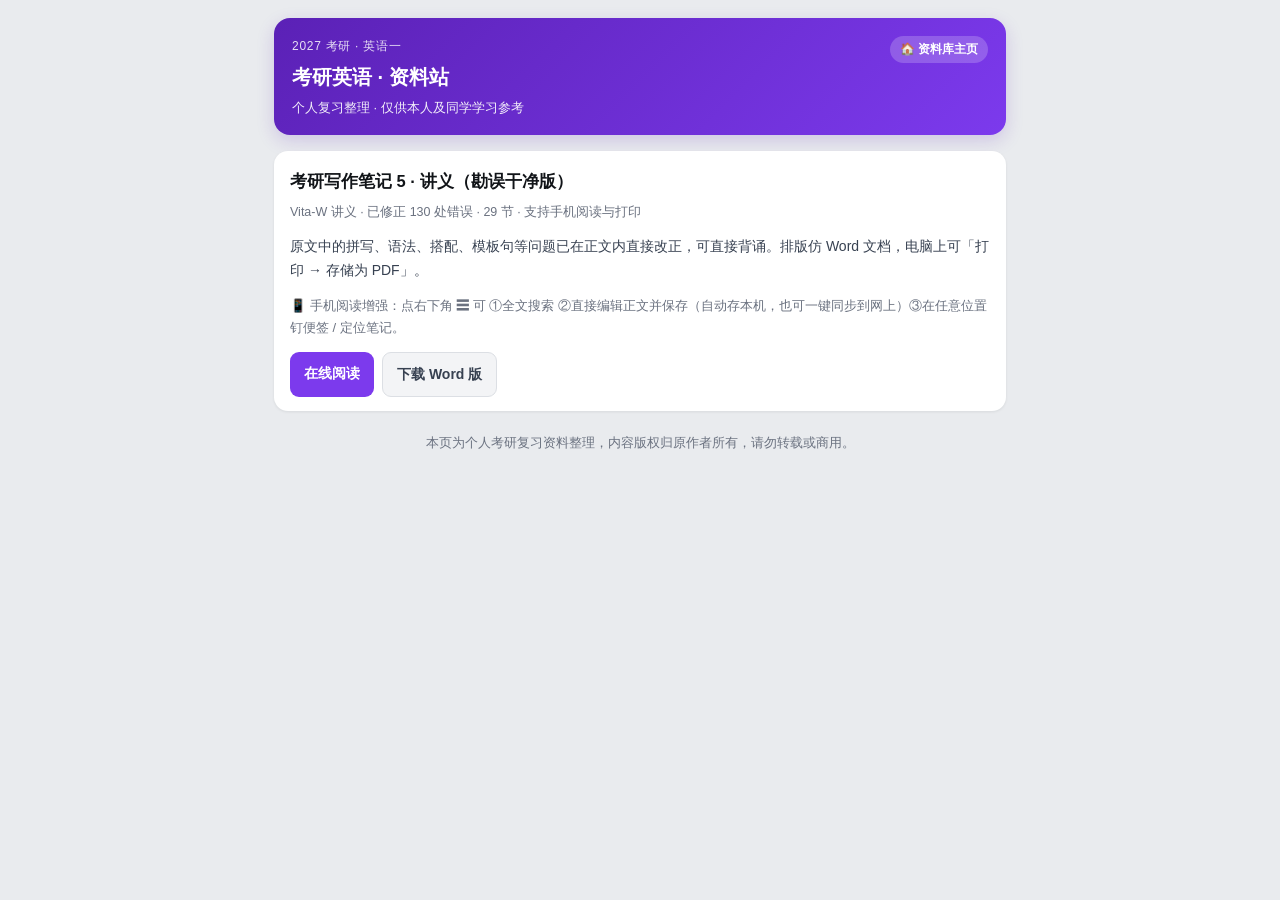
<file: index.html>
<!DOCTYPE html><html lang="zh-CN"><head>
<meta name="robots" content="noindex,nofollow,noarchive"><meta charset="utf-8">
<meta name="viewport" content="width=device-width,initial-scale=1">
<title>考研英语 · 资料站</title>
<style>
:root{--paper:#fff;--ink:#111418;--dim:#6b7280;--line:#dcdfe4;--accent:#7c3aed}
*{box-sizing:border-box}
body{margin:0;background:#e9ebee;color:var(--ink);
 font:16px/1.75 -apple-system,"PingFang SC","Hiragino Sans GB",sans-serif}
.wrap{max-width:760px;margin:0 auto;padding:18px 14px 60px}
header{background:linear-gradient(135deg,#5b21b6,#7c3aed);color:#fff;border-radius:16px;
 padding:18px 18px 15px;margin-bottom:16px;box-shadow:0 6px 18px rgba(91,33,182,.18)}
header .crumb{font-size:12px;opacity:.85;letter-spacing:.06em}
header h1{font-size:20px;margin:6px 0 6px;line-height:1.4}
header p{margin:0;font-size:13px;opacity:.92}
.card{background:var(--paper);border-radius:14px;padding:16px 16px 14px;margin-bottom:14px;
 box-shadow:0 1px 3px rgba(17,20,24,.08)}
.card h2{font-size:16.5px;margin:0 0 6px}
.card .meta{font-size:12.5px;color:var(--dim);margin-bottom:10px}
.card p{font-size:14px;color:#374151;margin:0 0 12px}
.btns{display:flex;flex-wrap:wrap;gap:8px}
a.btn{display:inline-block;background:var(--accent);color:#fff;text-decoration:none;
 font-size:14px;font-weight:600;padding:9px 14px;border-radius:9px}
a.btn.ghost{background:#f3f4f6;color:#374151;border:1px solid var(--line)}
.note{font-size:12.5px;color:var(--dim);text-align:center;margin-top:22px;line-height:1.7}
</style></head><body><div class="wrap">
<header><a data-nkhome href="https://aokid666.github.io/" style="float:right;font-size:12px;font-weight:600;color:#fff;background:rgba(255,255,255,.2);padding:3px 10px;border-radius:20px;text-decoration:none">🏠 资料库主页</a><div class="crumb">2027 考研 · 英语一</div>
<h1>考研英语 · 资料站</h1>
<p>个人复习整理 · 仅供本人及同学学习参考</p></header>

<div class="card">
  <h2>考研写作笔记 5 · 讲义（勘误干净版）</h2>
  <div class="meta">Vita-W 讲义 · 已修正 130 处错误 · 29 节 · 支持手机阅读与打印</div>
  <p>原文中的拼写、语法、搭配、模板句等问题已在正文内直接改正，可直接背诵。排版仿 Word 文档，电脑上可「打印 → 存储为 PDF」。</p>
  <p style="font-size:13px;color:#6b7280">📱 手机阅读增强：点右下角 <b>☰</b> 可 ①全文搜索 ②直接编辑正文并保存（自动存本机，也可一键同步到网上）③在任意位置钉便签 / 定位笔记。</p>
  <div class="btns">
    <a class="btn" href="writing-notes-5.html">在线阅读</a>
    <a class="btn ghost" href="writing-notes-5.doc">下载 Word 版</a>
  </div>
</div>

<div class="note">本页为个人考研复习资料整理，内容版权归原作者所有，请勿转载或商用。</div>
</div></body></html>
</file>
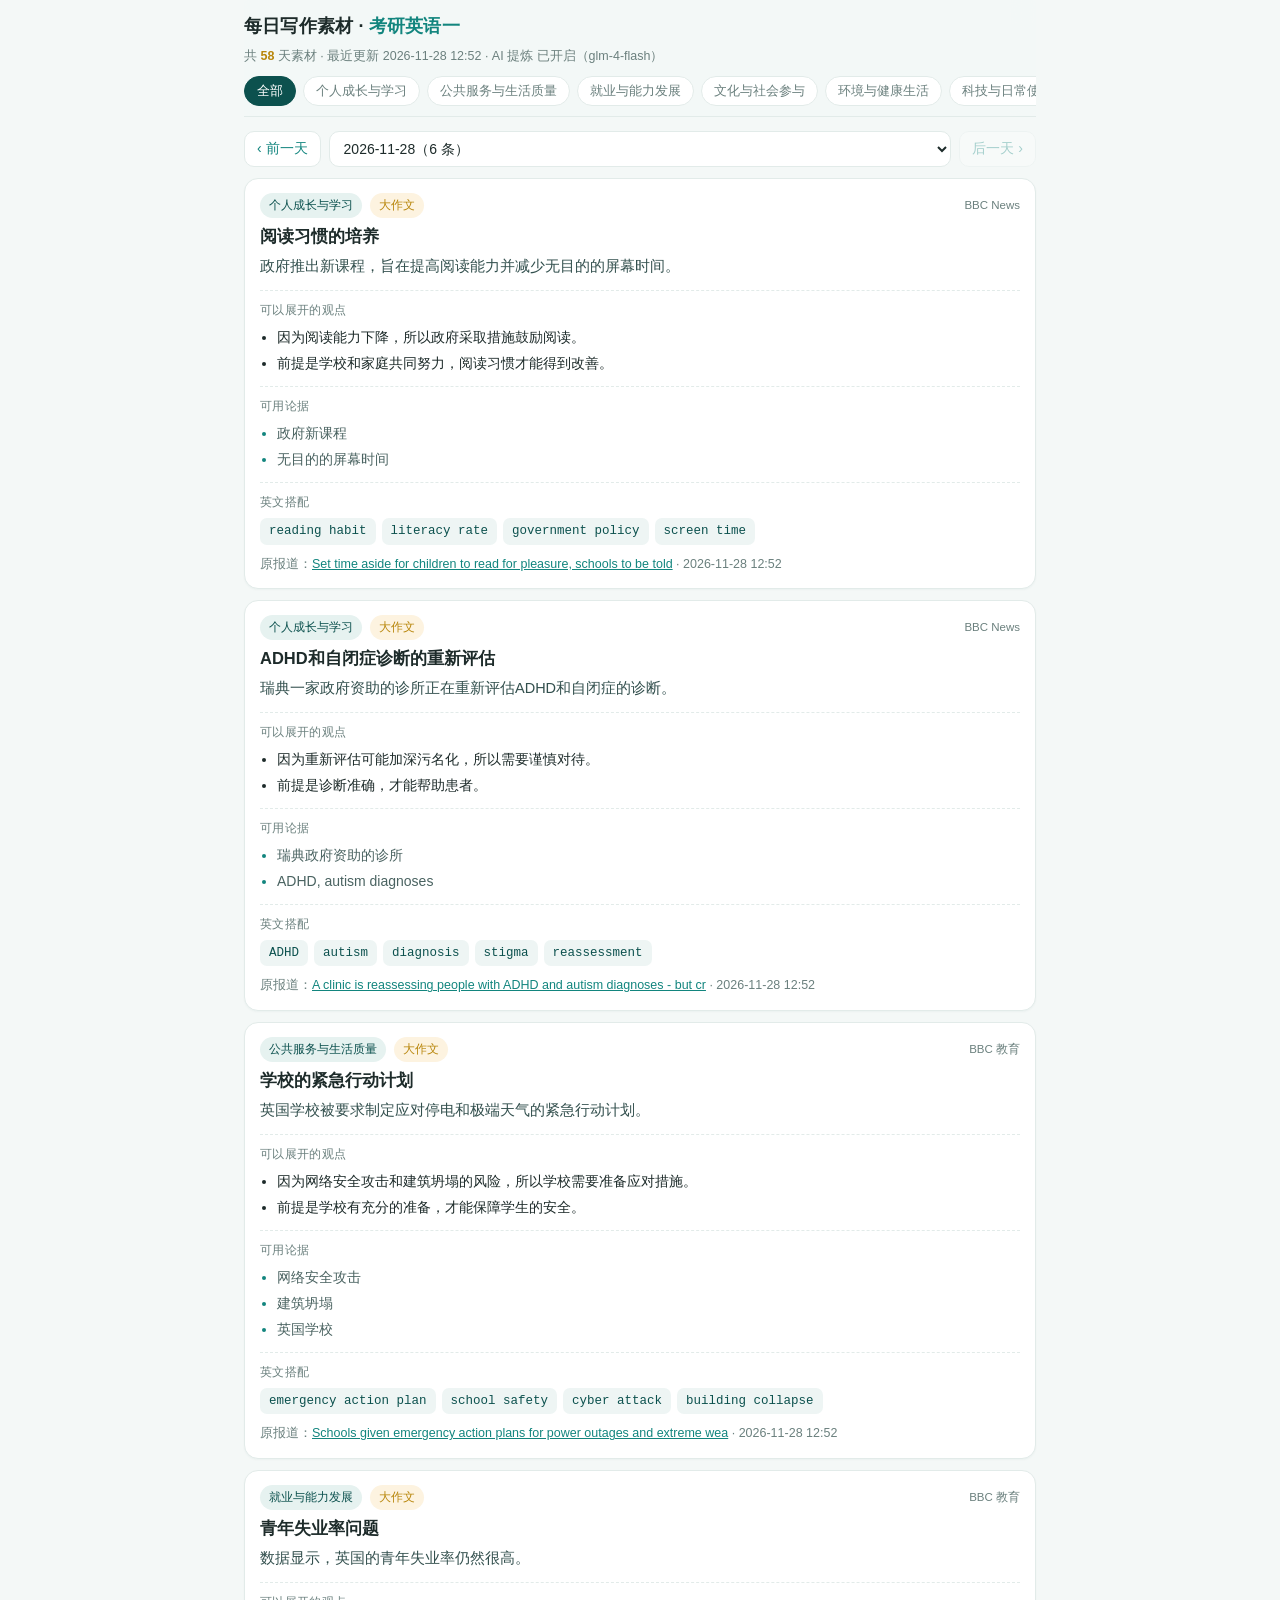
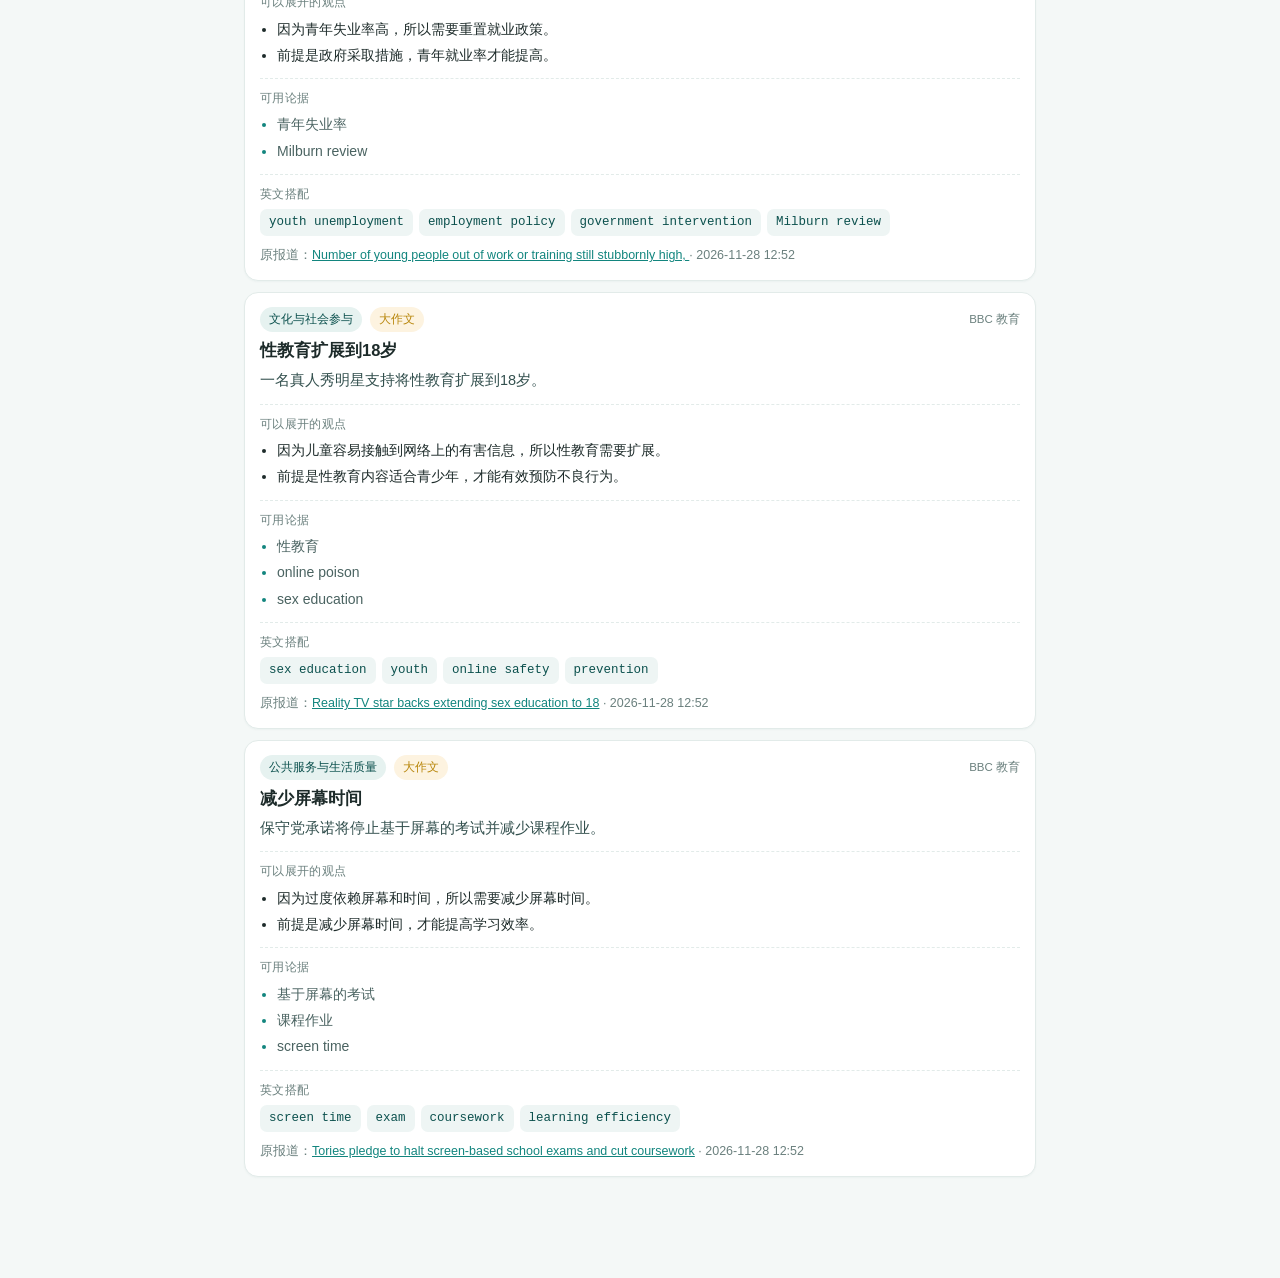
<file: daily/index.html>
<!DOCTYPE html>
<html lang="zh-CN">
<head>
<meta charset="utf-8">
<meta name="viewport" content="width=device-width,initial-scale=1,viewport-fit=cover">
<title>考研英语一 · 每日写作素材</title>
<meta name="theme-color" content="#0c514e">
<style>
:root{
  --ink:#1d2b2a; --dim:#6b807e; --line:#e2ebe9; --bg:#f4f8f7; --card:#fff;
  --accent:#0c514e; --accent2:#12857e; --warm:#b8860b;
}
*{box-sizing:border-box;-webkit-tap-highlight-color:transparent}
body{margin:0;background:var(--bg);color:var(--ink);
  font:16px/1.65 -apple-system,BlinkMacSystemFont,"PingFang SC","Hiragino Sans GB","Noto Sans CJK SC",sans-serif}
a{color:var(--accent2);text-decoration:none}
.wrap{max-width:820px;margin:0 auto;padding:0 14px 90px}

header{position:sticky;top:0;z-index:20;background:rgba(244,248,247,.92);
  backdrop-filter:saturate(1.6) blur(12px);border-bottom:1px solid var(--line);padding:12px 0 0}
h1{margin:0;font-size:18px;letter-spacing:.2px}
h1 span{color:var(--accent2)}
.meta{font-size:12.5px;color:var(--dim);margin:4px 0 10px}
.meta b{color:var(--warm);font-weight:600}

.chips{display:flex;gap:7px;overflow-x:auto;padding:0 0 10px;scrollbar-width:none}
.chips::-webkit-scrollbar{display:none}
.chip{flex:0 0 auto;border:1px solid var(--line);background:#fff;color:var(--dim);
  border-radius:999px;padding:5px 12px;font-size:13px;white-space:nowrap}
.chip.on{background:var(--accent);border-color:var(--accent);color:#fff}

.daybar{display:flex;gap:8px;align-items:center;margin:14px 0 4px}
.daybar select{flex:1;font:inherit;font-size:14px;padding:8px 10px;border:1px solid var(--line);
  border-radius:10px;background:#fff;color:var(--ink)}
.nav-btn{border:1px solid var(--line);background:#fff;border-radius:10px;padding:8px 12px;font-size:14px;color:var(--accent2)}
.nav-btn:disabled{opacity:.35}

.card{background:var(--card);border:1px solid var(--line);border-radius:14px;
  padding:14px 15px;margin:11px 0;box-shadow:0 1px 2px rgba(12,81,78,.04)}
.card .top{display:flex;gap:8px;align-items:center;margin-bottom:7px;flex-wrap:wrap}
.tag{font-size:11.5px;padding:3px 9px;border-radius:999px;background:#e6f2f0;color:var(--accent)}
.tag.t2{background:#fdf3e0;color:var(--warm)}
.src{font-size:11.5px;color:var(--dim);margin-left:auto}
.card h3{margin:0 0 6px;font-size:16.5px;line-height:1.45}
.card p.sum{margin:0;font-size:14.5px;color:#33504e}
.sec{margin-top:11px;padding-top:10px;border-top:1px dashed var(--line)}
.sec .lb{font-size:12px;color:var(--dim);margin-bottom:5px;letter-spacing:.3px}
.sec ul{margin:0;padding-left:17px}
.sec li{font-size:14px;margin:3px 0}
.kw{display:flex;gap:6px;flex-wrap:wrap}
.kw span{font-size:12.5px;background:#eef5f4;color:#0c514e;border-radius:7px;padding:3px 9px;
  font-family:ui-monospace,Menlo,monospace}
.ev{font-size:13.5px;color:#4a6361}
.ev li::marker{color:var(--accent2)}
.foot{font-size:12.5px;color:var(--dim);margin-top:9px}
.foot a{text-decoration:underline}

.empty{text-align:center;color:var(--dim);padding:52px 16px;font-size:14.5px;line-height:1.9}
.empty code{background:#e6f2f0;color:var(--accent);padding:2px 7px;border-radius:6px;font-size:13px}
</style>
</head>
<body>
<div class="wrap">
  <header>
    <h1>每日写作素材 · <span>考研英语一</span></h1>
    <div class="meta" id="meta">正在加载…</div>
    <div class="chips" id="chips"></div>
  </header>
  <div class="daybar" id="daybar" style="display:none">
    <button class="nav-btn" id="prev">‹ 前一天</button>
    <select id="daySel"></select>
    <button class="nav-btn" id="next">后一天 ›</button>
  </div>
  <div id="list"></div>
</div>

<script>
var DATA = null, curDay = 0, curTopic = '全部';
var LIST = document.getElementById('list');
var el = function (id) { return document.getElementById(id); };
var esc = function (s) { return (s || '').replace(/[&<>"]/g, function (c) {
  return ({ '&': '&amp;', '<': '&lt;', '>': '&gt;', '"': '&quot;' })[c]; }); };

fetch('../data/ideas.json?t=' + Date.now())
  .then(function (r) { if (!r.ok) throw new Error('HTTP ' + r.status); return r.json(); })
  .then(function (d) { DATA = d; boot(); })
  .catch(function (e) {
    el('meta').textContent = '数据还没生成';
    LIST.innerHTML = '<div class="empty">读取失败：' + esc(e.message) +
      '<br><br>第一次运行后这里就会有内容。<br>' +
      '去仓库 <code>Actions → 每日写作素材 → Run workflow</code> 手动跑一次即可。</div>';
  });

function boot() {
  var days = DATA.days || [];
  if (!days.length) {
    el('meta').textContent = '素材库为空';
    LIST.innerHTML = '<div class="empty">还没有任何素材。<br>去仓库 <code>Actions</code> 手动跑一次。</div>';
    return;
  }
  var ai = days[0].ai;
  el('meta').innerHTML = '共 <b>' + days.length + '</b> 天素材 · 最近更新 ' +
    esc((days[0].generated_at || '').replace('T', ' ').slice(0, 16)) +
    ' · AI 提炼 ' + (ai ? ('已开启' + (days[0].model ? '（' + esc(days[0].model) + '）' : '')) : '<b>未开启</b>（只收标题）');

  var sel = el('daySel');
  sel.innerHTML = days.map(function (d, i) {
    return '<option value="' + i + '">' + esc(d.date) + '（' + d.count + ' 条）</option>';
  }).join('');
  sel.onchange = function () { curDay = +sel.value; render(); };
  el('daybar').style.display = 'flex';
  el('prev').onclick = function () { if (curDay < days.length - 1) { curDay++; sync(); } };
  el('next').onclick = function () { if (curDay > 0) { curDay--; sync(); } };

  var tops = ['全部'];
  days.forEach(function (d) { d.items.forEach(function (it) {
    if (it.topic && tops.indexOf(it.topic) < 0) tops.push(it.topic); }); });
  el('chips').innerHTML = tops.map(function (t) {
    return '<button class="chip" data-t="' + esc(t) + '">' + esc(t) + '</button>'; }).join('');
  Array.prototype.forEach.call(el('chips').children, function (b) {
    b.onclick = function () { curTopic = b.dataset.t; sync(); };
  });
  sync();
}

function sync() {
  el('daySel').value = curDay;
  el('prev').disabled = curDay >= DATA.days.length - 1;
  el('next').disabled = curDay <= 0;
  Array.prototype.forEach.call(el('chips').children, function (b) {
    b.classList.toggle('on', b.dataset.t === curTopic); });
  render();
}

function render() {
  var d = DATA.days[curDay];
  var items = d.items.filter(function (it) { return curTopic === '全部' || it.topic === curTopic; });
  if (!items.length) { LIST.innerHTML = '<div class="empty">这一天没有「' + esc(curTopic) + '」的素材。</div>'; return; }
  LIST.innerHTML = items.map(function (it) {
    var h = '<div class="card"><div class="top">' +
      '<span class="tag">' + esc(it.topic || '待分类') + '</span>' +
      '<span class="tag t2">' + esc(it.essay_type || '通用') + '</span>' +
      '<span class="src">' + esc(it.source || '') + '</span></div>' +
      '<h3>' + esc(it.title_zh) + '</h3>';
    if (it.summary_zh) h += '<p class="sum">' + esc(it.summary_zh) + '</p>';
    if (it.angles && it.angles.length) h += '<div class="sec"><div class="lb">可以展开的观点</div><ul>' +
      it.angles.map(function (a) { return '<li>' + esc(a) + '</li>'; }).join('') + '</ul></div>';
    if (it.evidence && it.evidence.length) h += '<div class="sec"><div class="lb">可用论据</div><ul class="ev">' +
      it.evidence.map(function (a) { return '<li>' + esc(a) + '</li>'; }).join('') + '</ul></div>';
    if (it.keywords && it.keywords.length) h += '<div class="sec"><div class="lb">英文搭配</div><div class="kw">' +
      it.keywords.map(function (k) { return '<span>' + esc(k) + '</span>'; }).join('') + '</div></div>';
    h += '<div class="foot">原报道：' + (it.url
      ? '<a href="' + esc(it.url) + '" target="_blank" rel="noopener">' + esc((it.source_title || '链接').slice(0, 70)) + '</a>'
      : '—') + (it.collected_at ? ' · ' + esc(it.collected_at) : '') + '</div></div>';
    return h;
  }).join('');
}
</script>
</body>
</html>
</file>
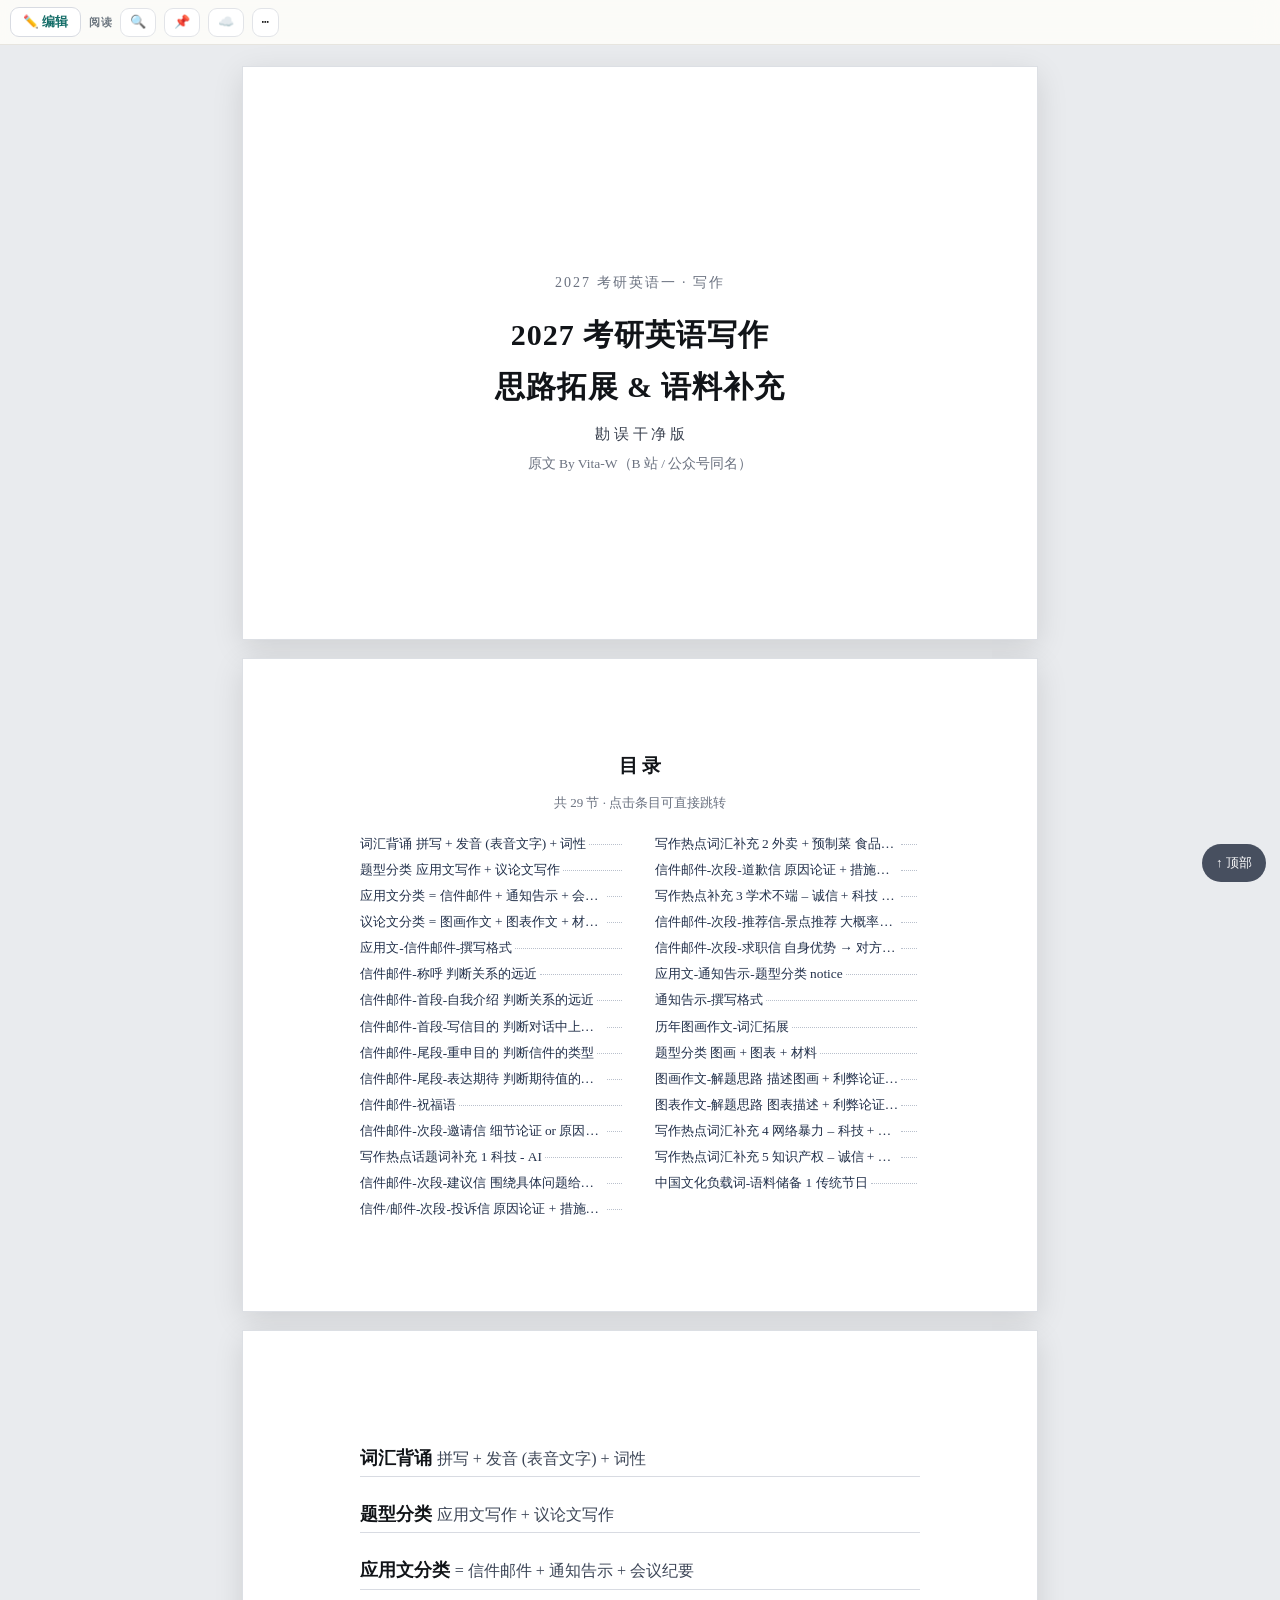
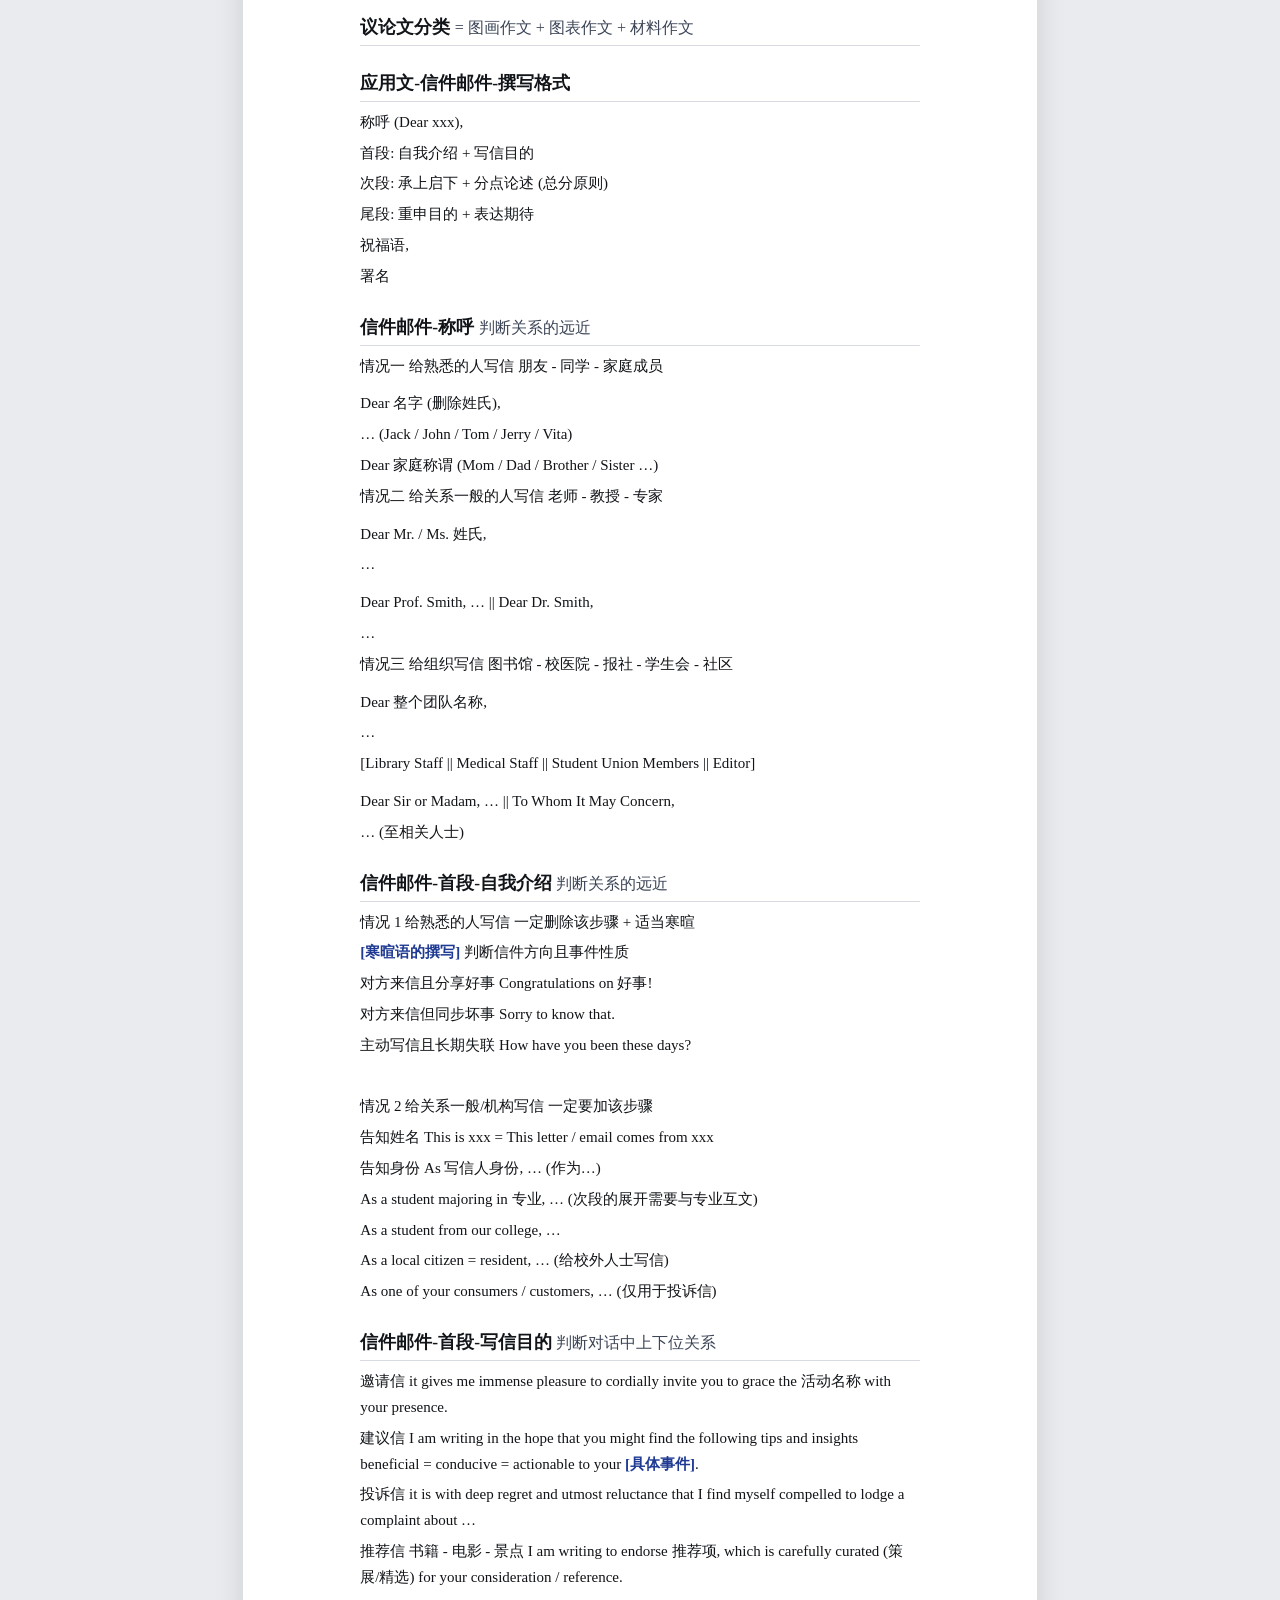
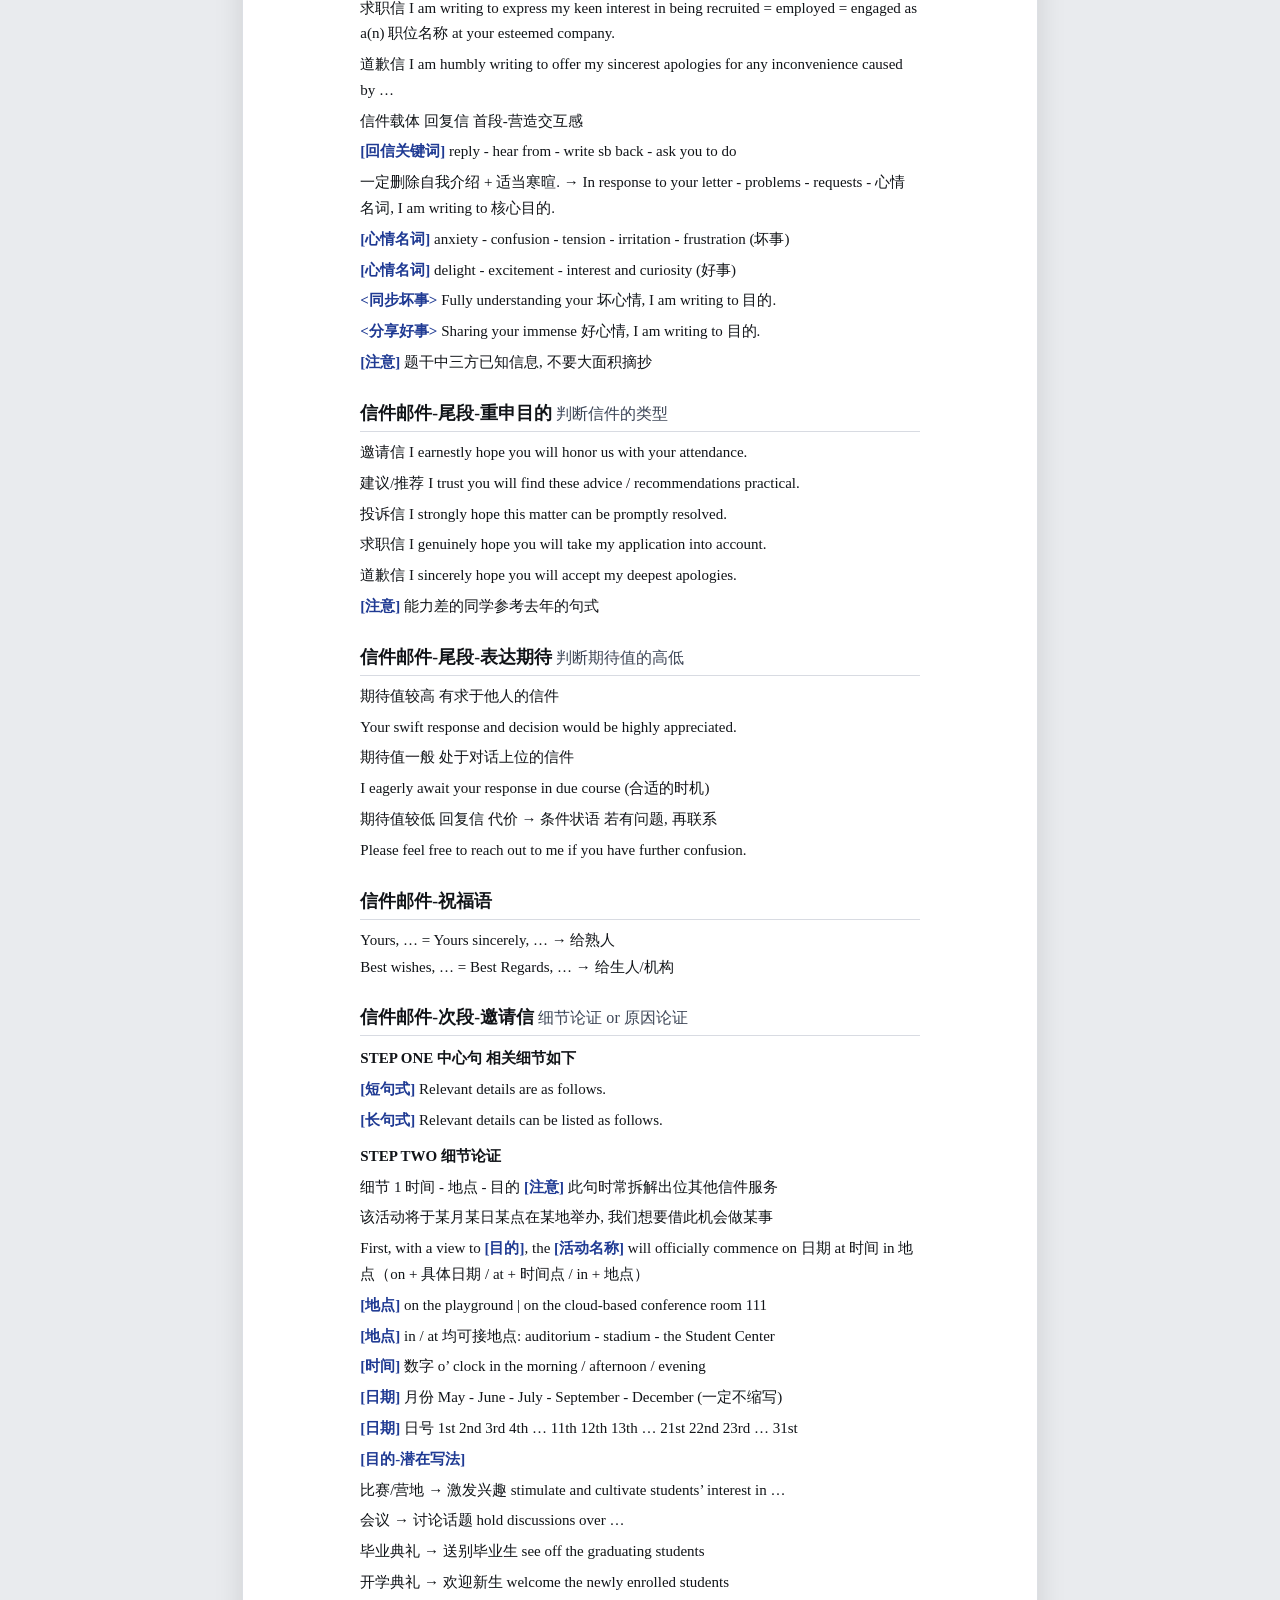
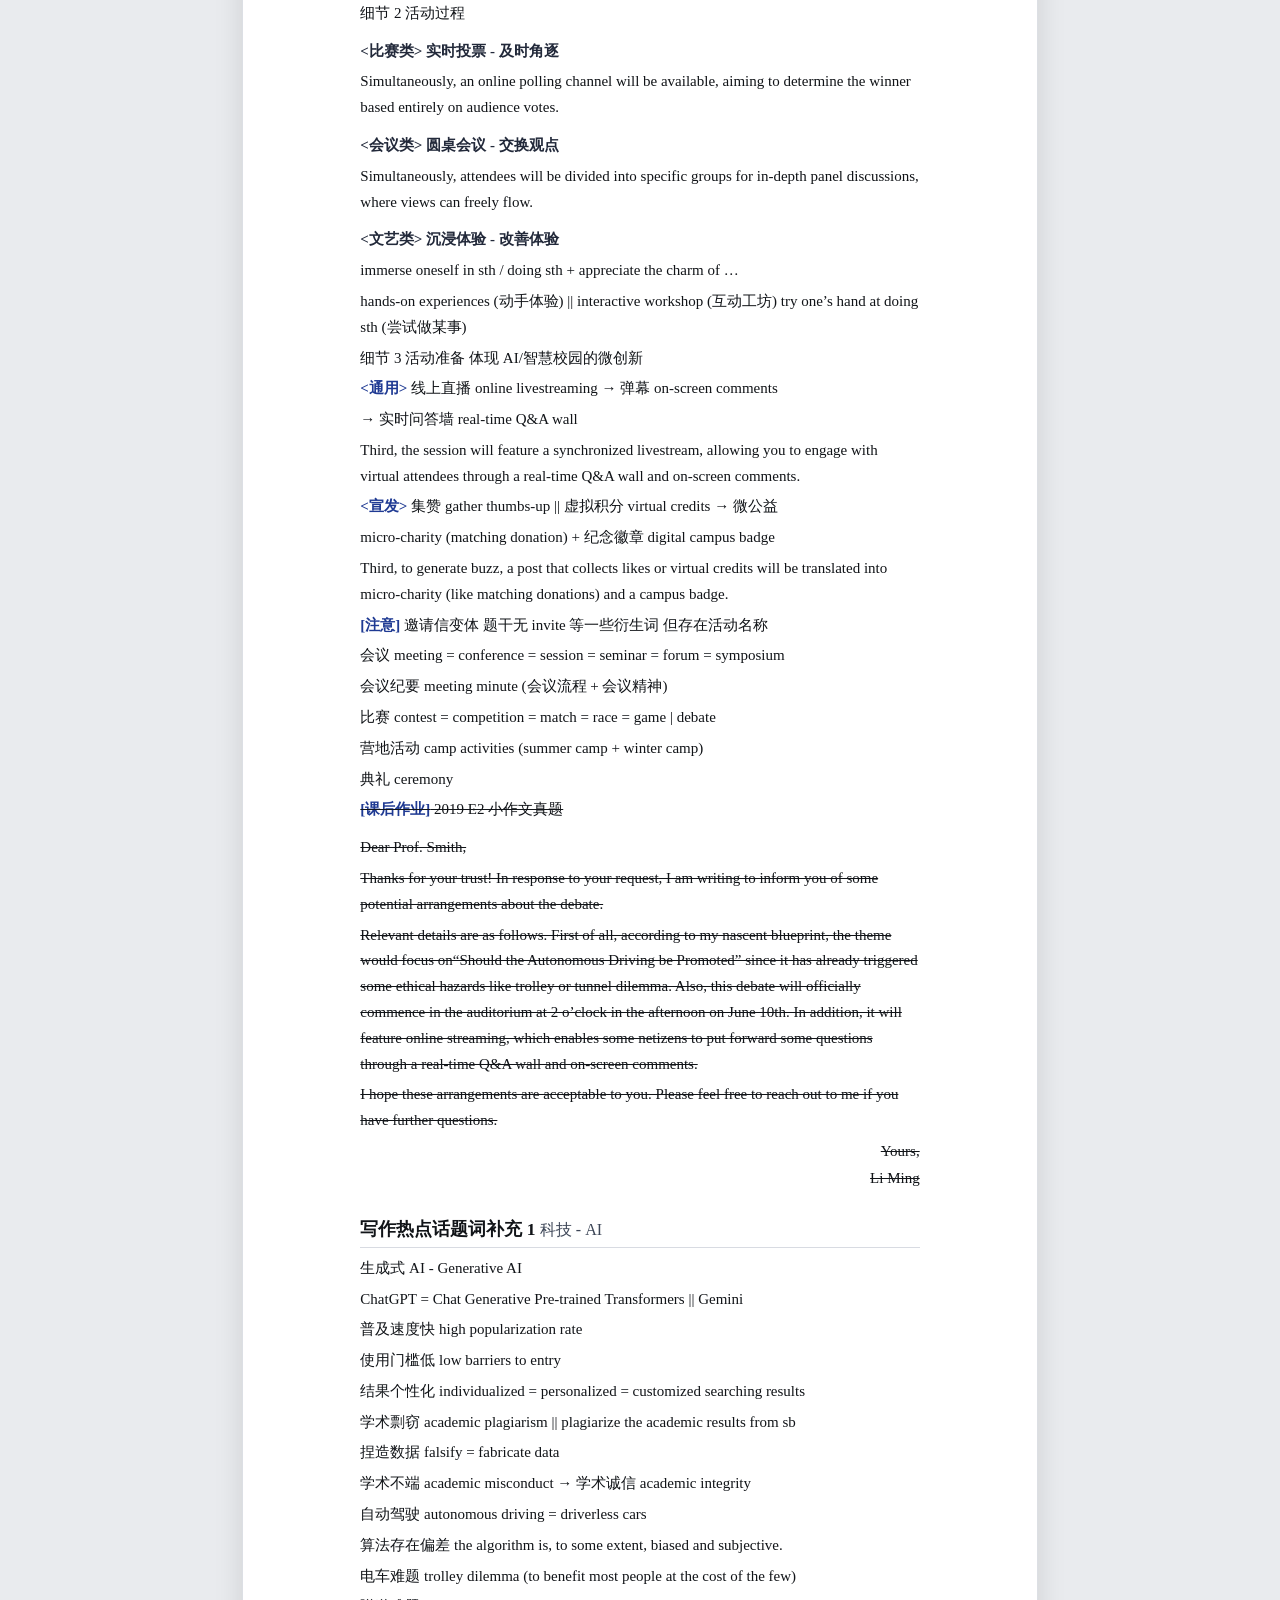
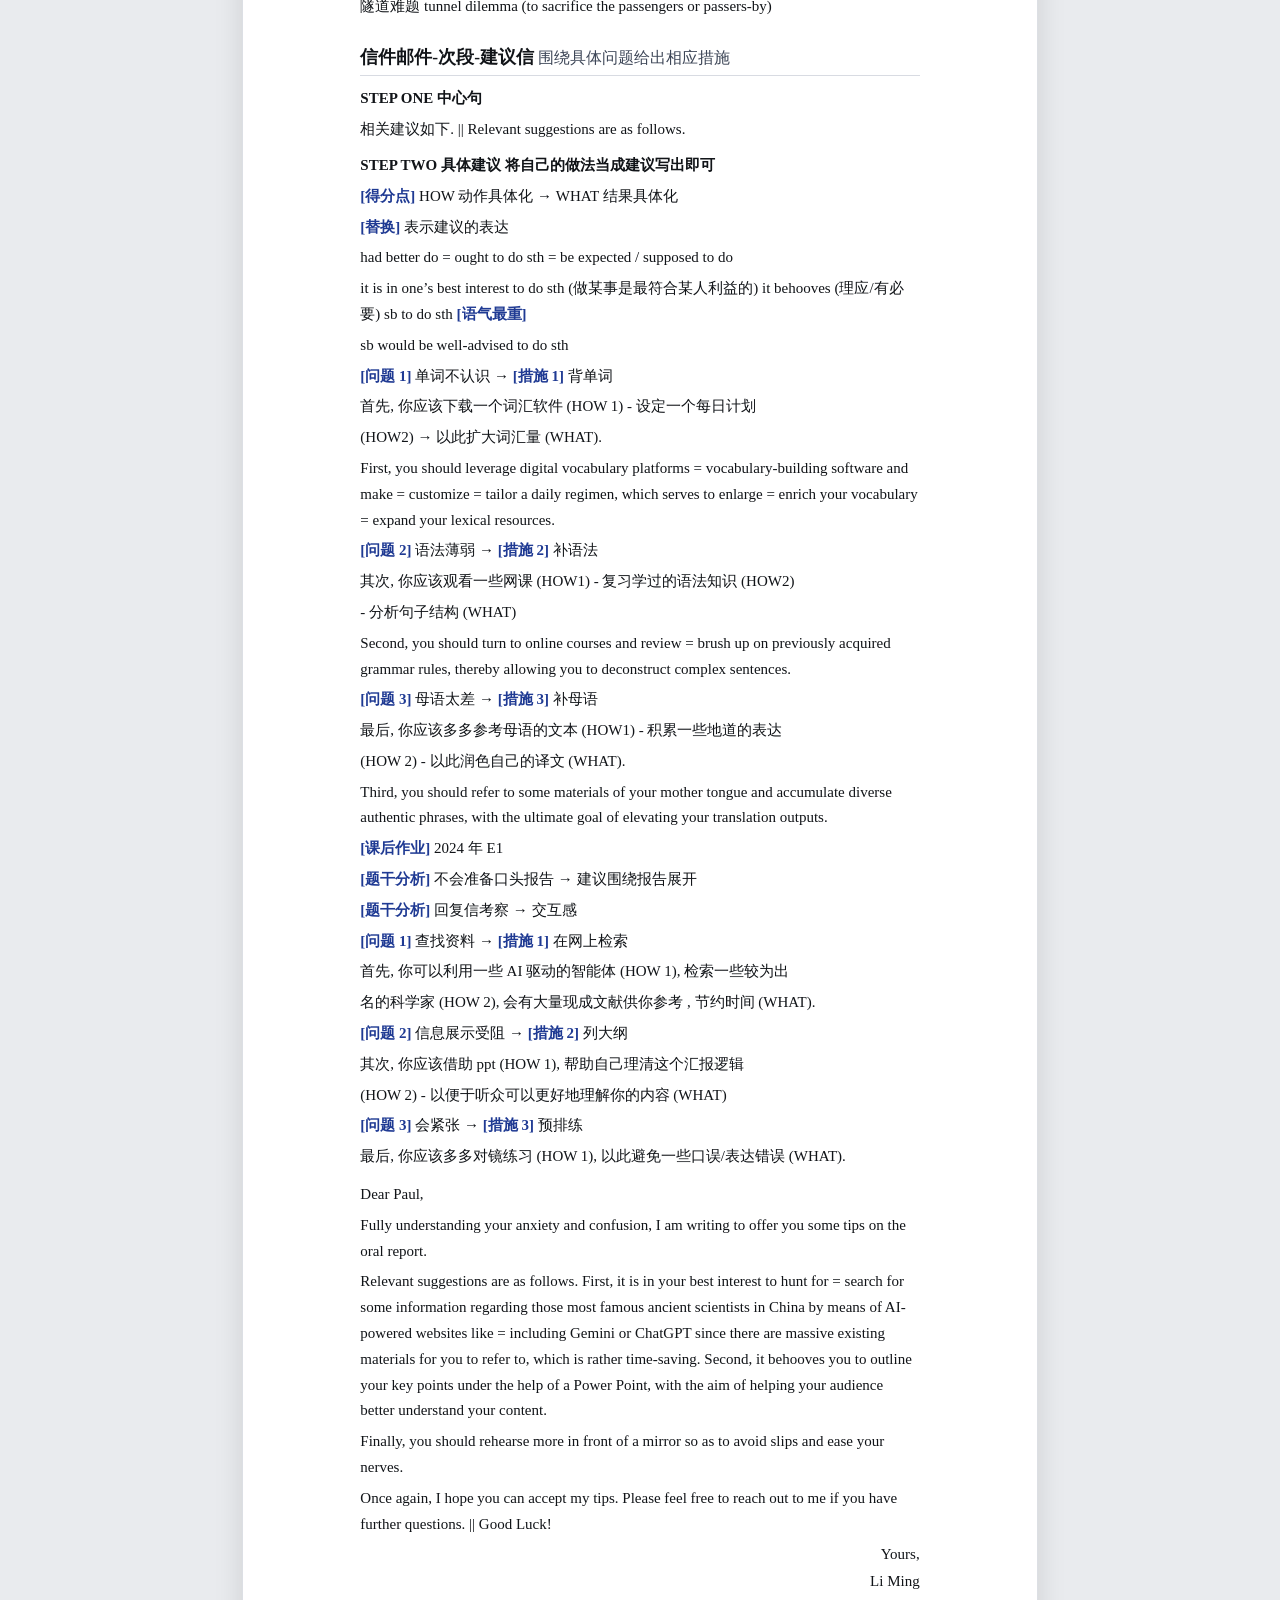
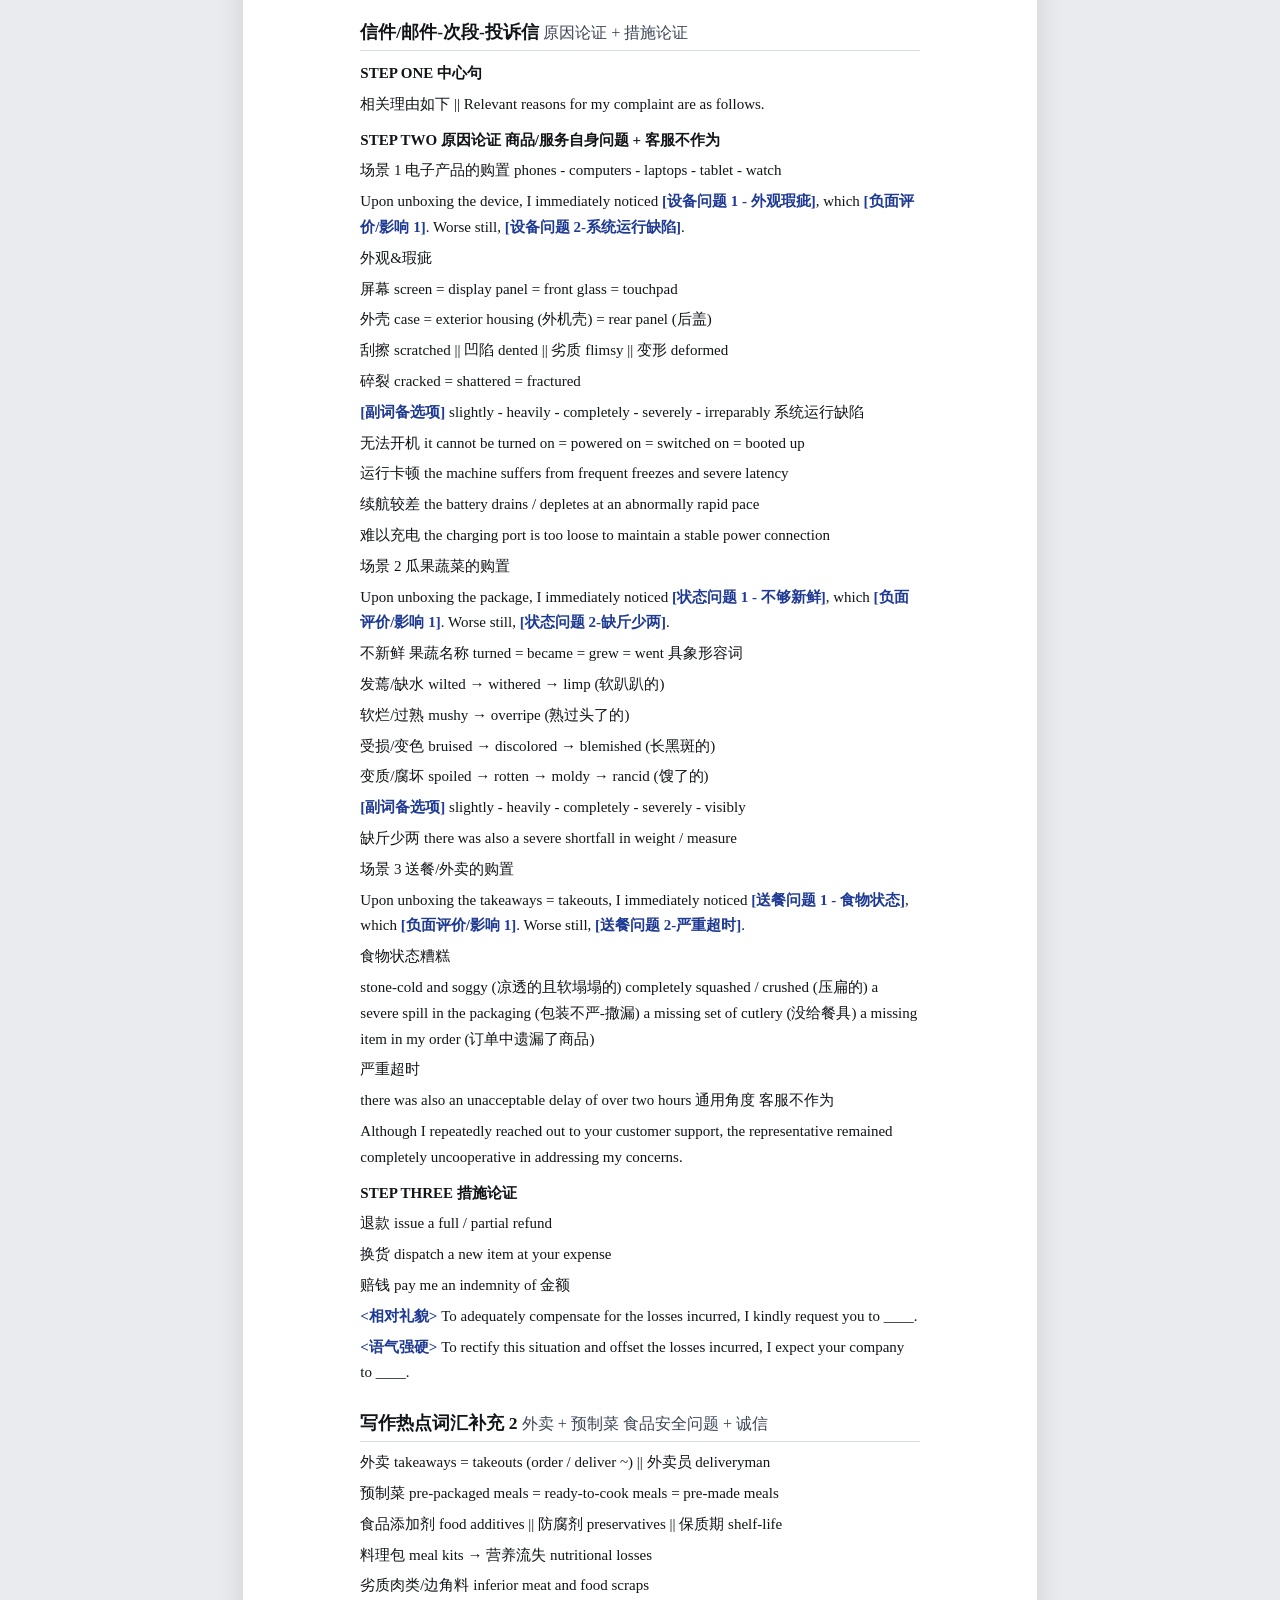
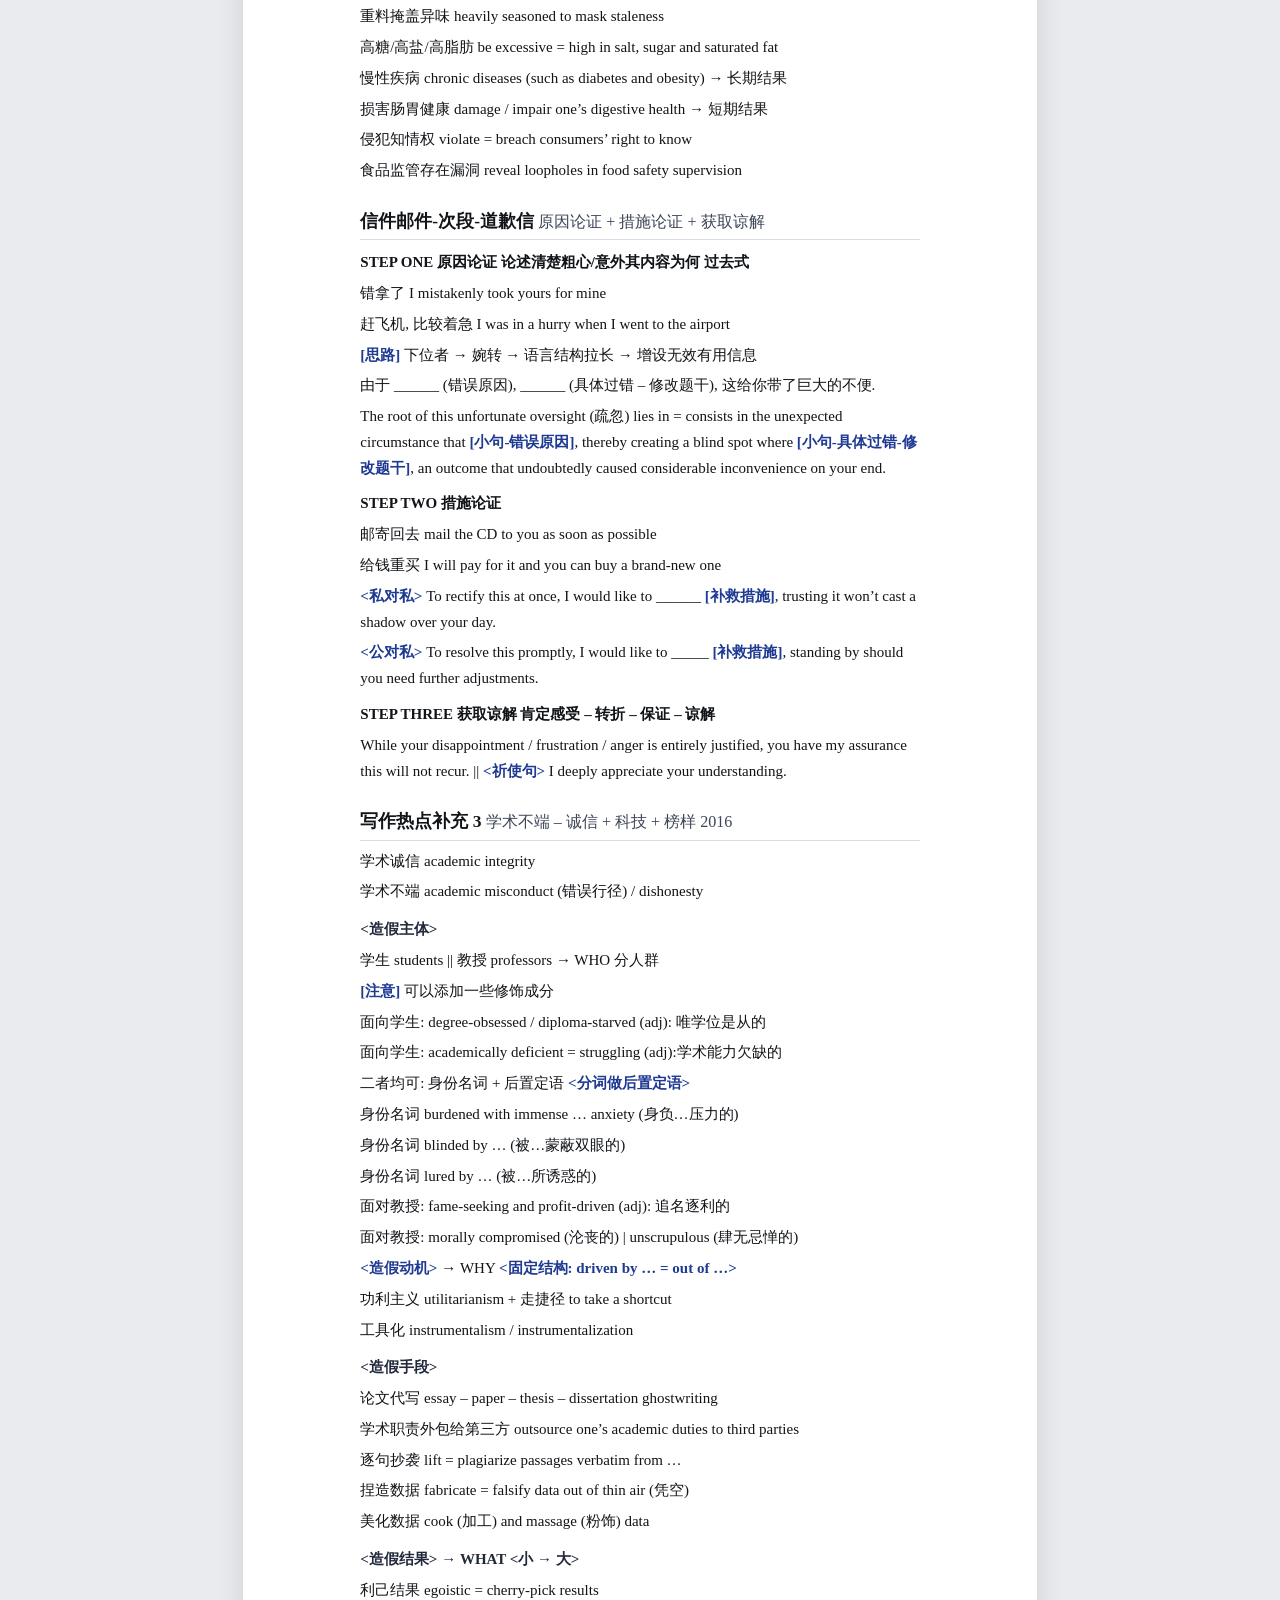
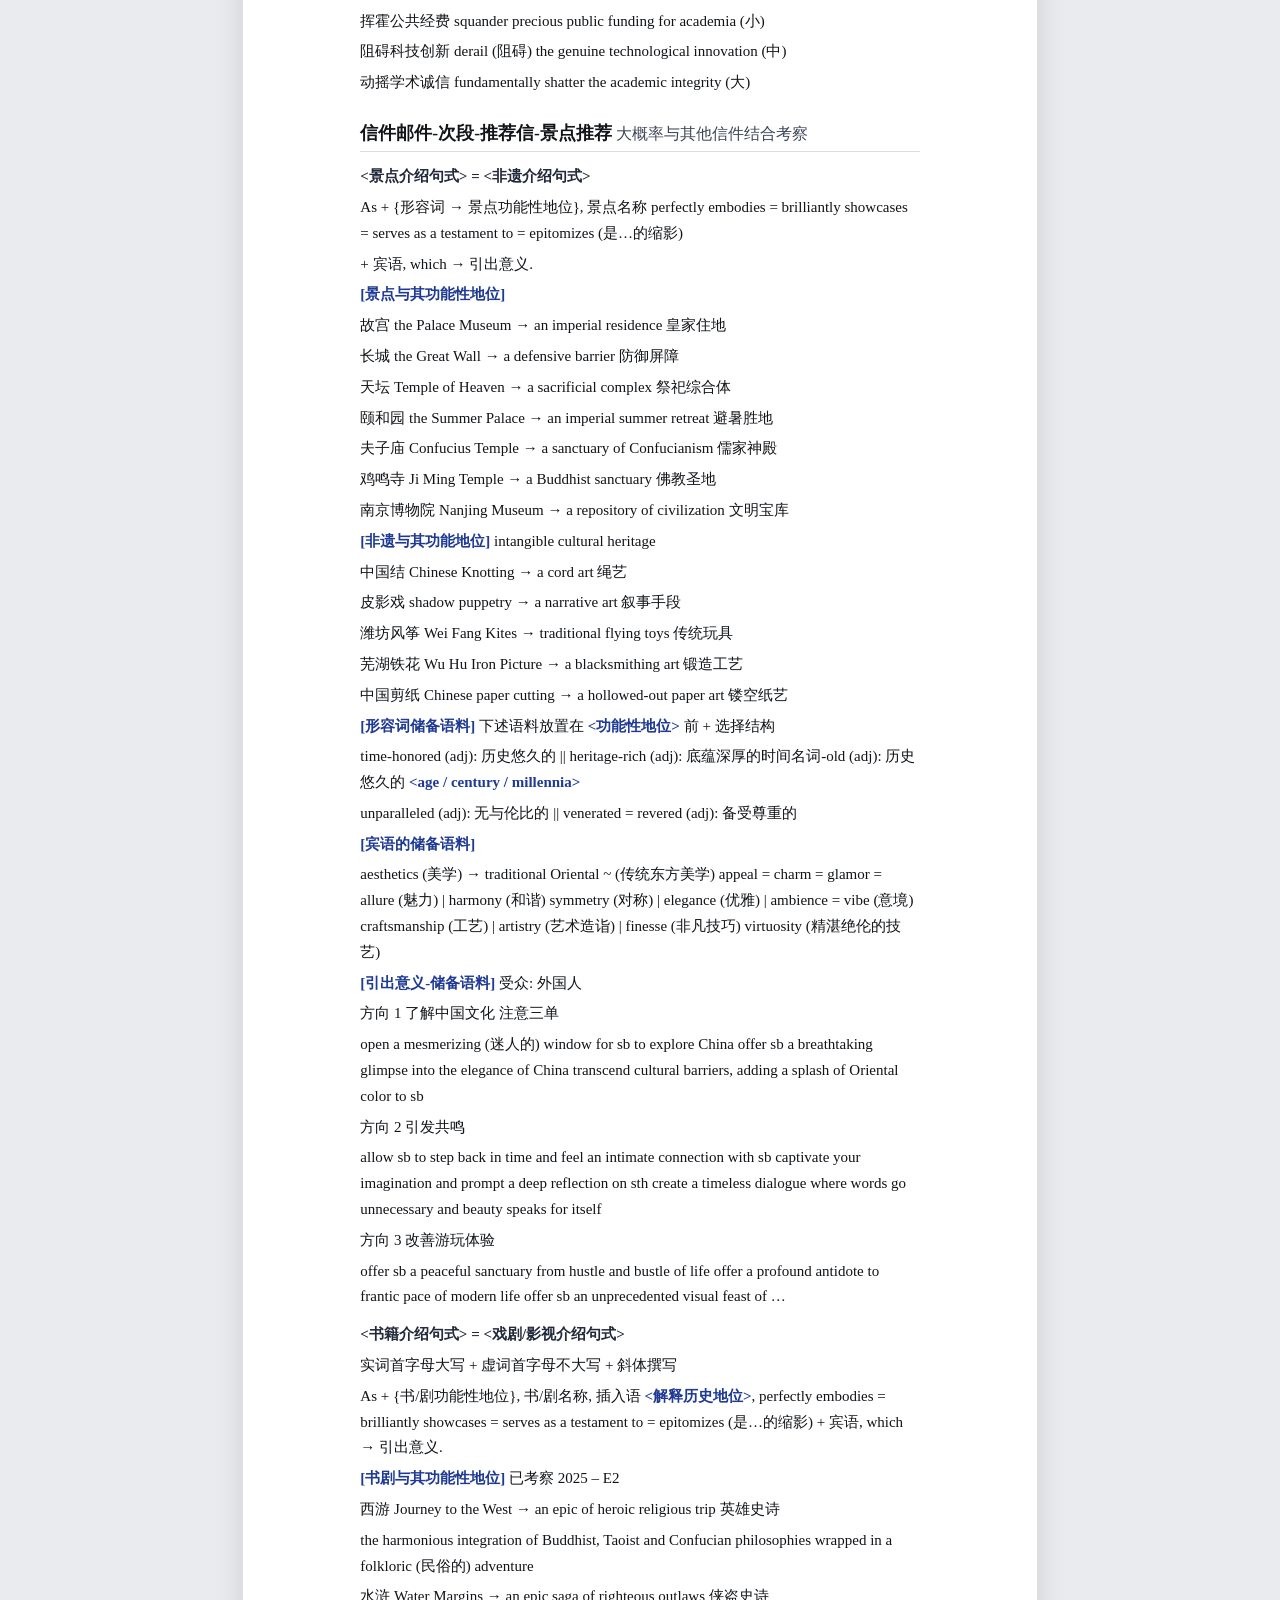
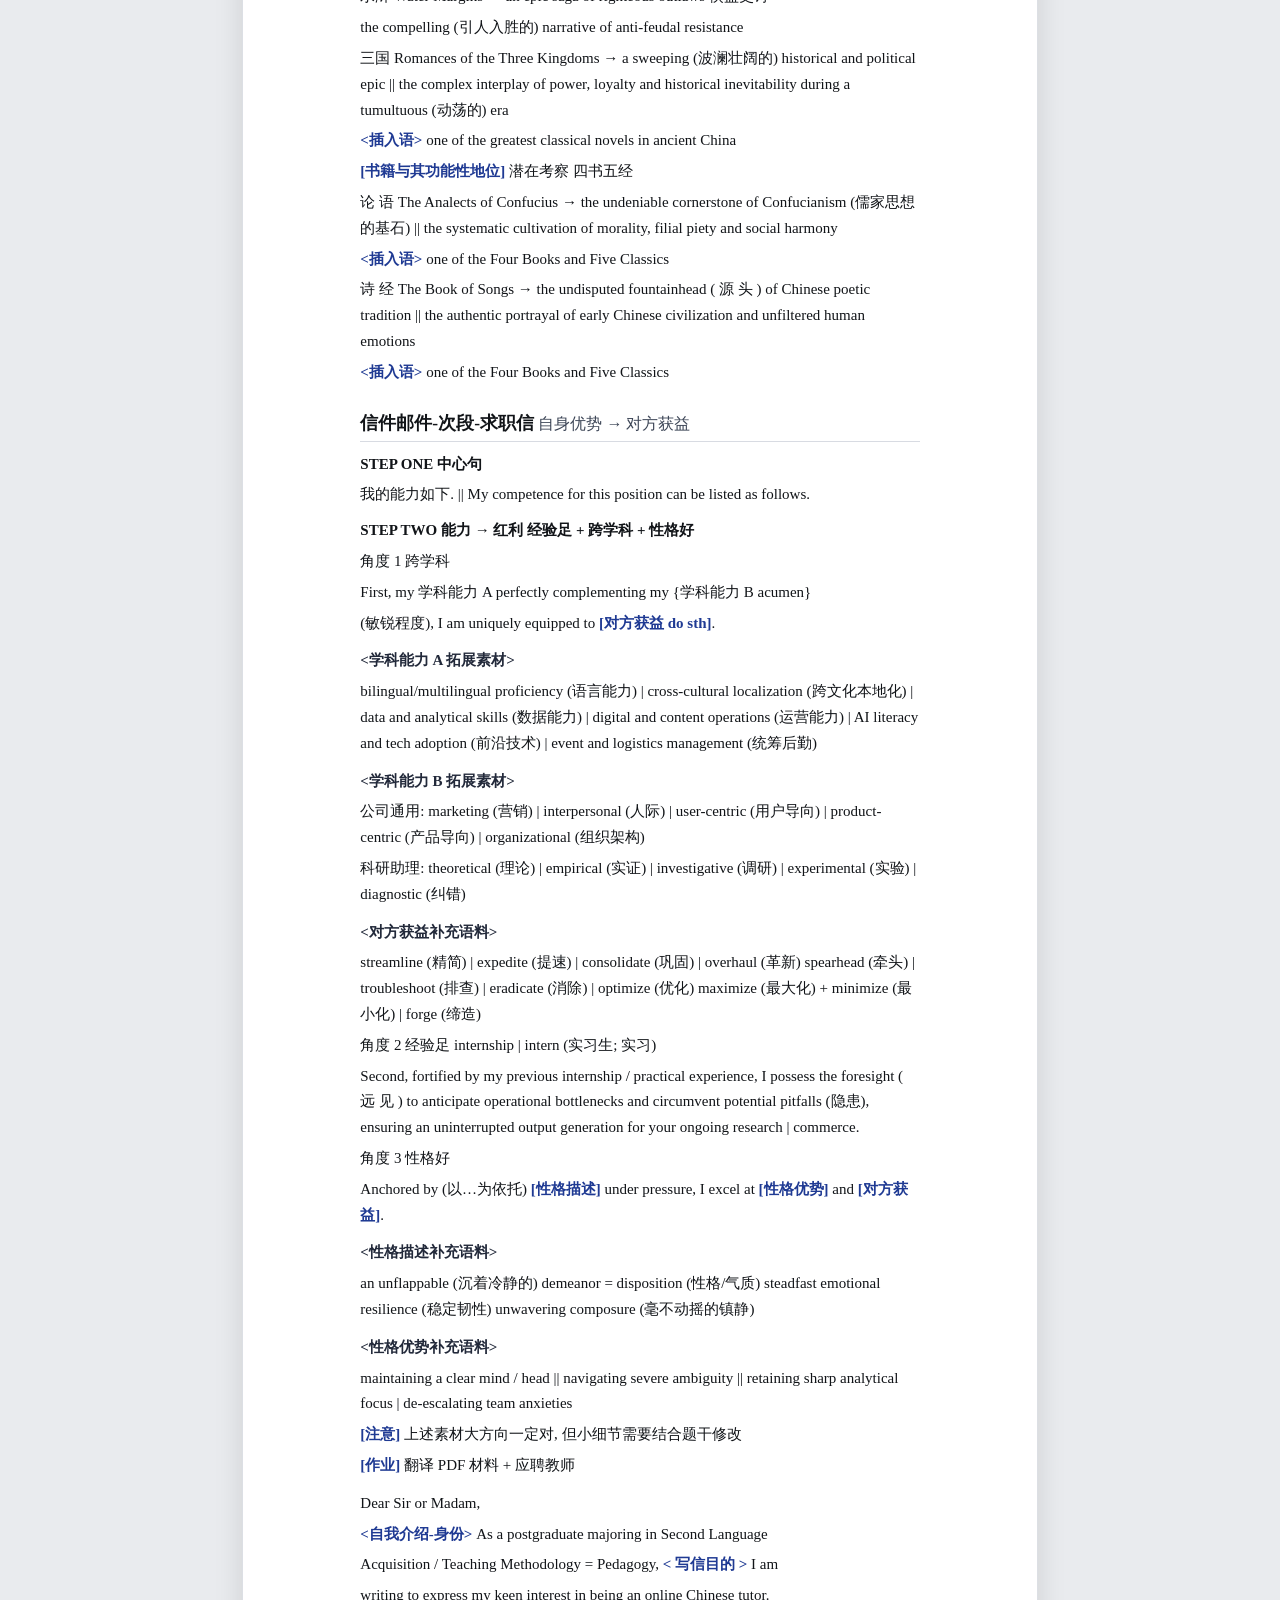
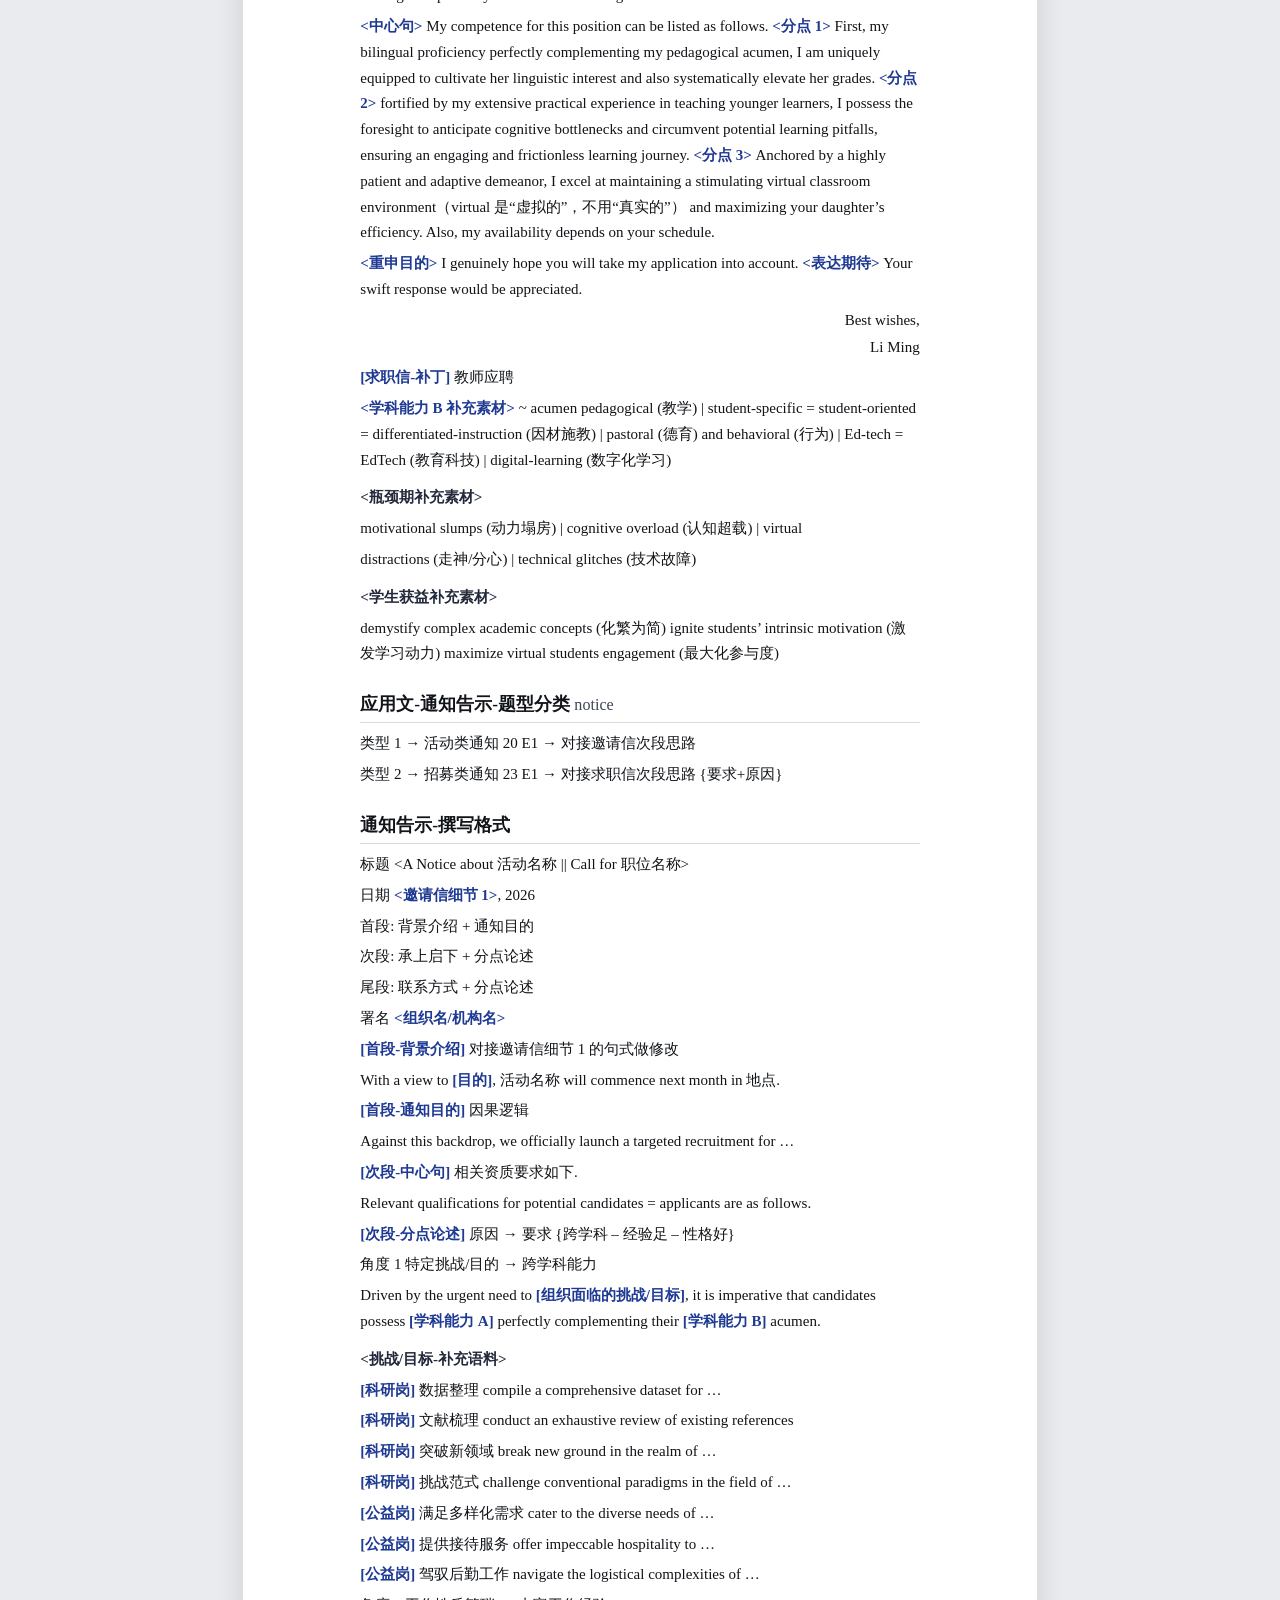
<file: writing-notes-5.html>
<!DOCTYPE html>
<html lang="zh-CN"><head><meta charset="utf-8">
<meta name="viewport" content="width=device-width,initial-scale=1">
<title>2027 考研英语写作 · 讲义（勘误干净版）</title>
<style>
:root{--line:#d8dbe2;--dim:#6b7280;--paper:#fff;--ink:#111418}
*{box-sizing:border-box}
html{-webkit-text-size-adjust:100%;scroll-behavior:smooth}
body{margin:0;padding:0;background:#e9ebee;
 font:15px/1.72 "Times New Roman","Songti SC","SimSun",Georgia,serif;color:var(--ink)}
.sheet{width:21cm;margin:20px auto;background:var(--paper);padding:2.4cm 3.1cm;
 box-shadow:0 0 0 1px #dcdfe4,0 8px 30px rgba(0,0,0,.12)}
.cover{text-align:center;padding-top:5.4cm;padding-bottom:2.6cm}
.cover .kicker{color:var(--dim);font-size:14px;letter-spacing:2px;margin:0 0 14px}
.cover h1{font-size:30px;margin:0 0 10px;letter-spacing:1px}
.cover .sub{font-size:15px;color:#39404e;margin:0 0 4px}
.cover .by{font-size:13.5px;color:var(--dim);margin:0 0 40px}
.cover .note{display:inline-block;text-align:left;font-size:13px;color:#4b5464;line-height:1.9;
 border:1px solid var(--line);border-radius:6px;padding:12px 16px;background:#fafbfc}
h1.doctitle{display:none}
h2{font-size:17.5px;margin:22px 0 8px;padding-bottom:3px;border-bottom:1.5px solid var(--line);
 page-break-after:avoid}
.h2rest{font-weight:400;color:#3d4657;font-size:.92em}
p{margin:5px 0;word-wrap:break-word}
b.tag{color:#1f3a93;font-weight:700}
p.lbl{font-weight:700;margin:12px 0 4px;color:#22293a}
p.examtitle{font-weight:700;margin:12px 0 4px}
p.exam{color:#5b6473;font-size:13.6px;margin:2px 0}
p.salut{margin:12px 0 5px}
p.sign{text-align:right;margin:1px 0}
p.step{font-weight:700;margin-top:10px}
h2.toc{text-align:center;font-size:19px;border:0;margin:0 0 6px}
p.tip{text-align:center;color:var(--dim);font-size:13px;margin:0 0 18px}
ol.toc{list-style:none;margin:0;padding:0;columns:2;column-gap:2.2em;font-size:13.4px}
ol.toc li{margin:0 0 3px;break-inside:avoid}
ol.toc a{display:flex;align-items:baseline;color:#22304a;text-decoration:none}
ol.toc .t{white-space:nowrap;overflow:hidden;text-overflow:ellipsis;max-width:92%}
ol.toc .d{flex:1;border-bottom:1px dotted #b9c0cc;margin:0 3px;transform:translateY(-3px)}
.foot{color:#8b919c;text-align:center;font-size:12.5px;margin:6px auto 46px;width:21cm}
.top{position:fixed;right:14px;bottom:18px;background:#2b3446;color:#fff;border-radius:22px;
 padding:8px 14px;font-size:13px;text-decoration:none;opacity:.85;font-family:-apple-system,sans-serif}
@media (max-width:860px){
 body{background:var(--paper)}
 .sheet{width:auto;margin:0;padding:14px 15px;box-shadow:none}
 .cover{padding-top:26px;padding-bottom:8px}
 .cover h1{font-size:24px}
 ol.toc{columns:1}
 .foot{width:auto;padding:0 15px}
}
@media print{
 @page{size:A4;margin:2.3cm 2.9cm}
 body{background:#fff}
 .sheet{width:auto;margin:0;padding:0;box-shadow:none}
 .top,.foot{display:none}
 .cover{page-break-after:always;padding-top:6cm}
 ol.toc{columns:2}
 h2{page-break-after:avoid}
}
</style><link rel="stylesheet" href="assets/reader-kit.css?v=1790153140"></head><body id="top" class="-on">
<section class="sheet cover">
<p class="kicker">2027 考研英语一 · 写作</p>
<h1>2027 考研英语写作<br>思路拓展 &amp; 语料补充</h1>
<p class="sub">勘 误 干 净 版</p>
<p class="by">原文 By Vita-W（B 站 / 公众号同名）</p>
<br></section>
<section class="sheet">
<h2 class="toc">目 录</h2>
<p class="tip">共 29 节 · 点击条目可直接跳转</p>
<ol class="toc"><li><a href="#s1"><span class="t">词汇背诵 拼写 + 发音 (表音文字) + 词性</span><span class="d"></span></a></li><li><a href="#s2"><span class="t">题型分类 应用文写作 + 议论文写作</span><span class="d"></span></a></li><li><a href="#s3"><span class="t">应用文分类 = 信件邮件 + 通知告示 + 会议纪要</span><span class="d"></span></a></li><li><a href="#s4"><span class="t">议论文分类 = 图画作文 + 图表作文 + 材料作文</span><span class="d"></span></a></li><li><a href="#s5"><span class="t">应用文-信件邮件-撰写格式</span><span class="d"></span></a></li><li><a href="#s6"><span class="t">信件邮件-称呼 判断关系的远近</span><span class="d"></span></a></li><li><a href="#s7"><span class="t">信件邮件-首段-自我介绍 判断关系的远近</span><span class="d"></span></a></li><li><a href="#s8"><span class="t">信件邮件-首段-写信目的 判断对话中上下位关系</span><span class="d"></span></a></li><li><a href="#s9"><span class="t">信件邮件-尾段-重申目的 判断信件的类型</span><span class="d"></span></a></li><li><a href="#s10"><span class="t">信件邮件-尾段-表达期待 判断期待值的高低</span><span class="d"></span></a></li><li><a href="#s11"><span class="t">信件邮件-祝福语</span><span class="d"></span></a></li><li><a href="#s12"><span class="t">信件邮件-次段-邀请信 细节论证 or 原因论证</span><span class="d"></span></a></li><li><a href="#s13"><span class="t">写作热点话题词补充 1 科技 - AI</span><span class="d"></span></a></li><li><a href="#s14"><span class="t">信件邮件-次段-建议信 围绕具体问题给出相应措施</span><span class="d"></span></a></li><li><a href="#s15"><span class="t">信件/邮件-次段-投诉信 原因论证 + 措施论证</span><span class="d"></span></a></li><li><a href="#s16"><span class="t">写作热点词汇补充 2 外卖 + 预制菜 食品安全问题 + 诚信</span><span class="d"></span></a></li><li><a href="#s17"><span class="t">信件邮件-次段-道歉信 原因论证 + 措施论证 + 获取谅解</span><span class="d"></span></a></li><li><a href="#s18"><span class="t">写作热点补充 3 学术不端 – 诚信 + 科技 + 榜样 2016</span><span class="d"></span></a></li><li><a href="#s19"><span class="t">信件邮件-次段-推荐信-景点推荐 大概率与其他信件结合考察</span><span class="d"></span></a></li><li><a href="#s20"><span class="t">信件邮件-次段-求职信 自身优势 → 对方获益</span><span class="d"></span></a></li><li><a href="#s21"><span class="t">应用文-通知告示-题型分类 notice</span><span class="d"></span></a></li><li><a href="#s22"><span class="t">通知告示-撰写格式</span><span class="d"></span></a></li><li><a href="#s23"><span class="t">历年图画作文-词汇拓展</span><span class="d"></span></a></li><li><a href="#s24"><span class="t">题型分类 图画 + 图表 + 材料</span><span class="d"></span></a></li><li><a href="#s25"><span class="t">图画作文-解题思路 描述图画 + 利弊论证 + 措施论证</span><span class="d"></span></a></li><li><a href="#s26"><span class="t">图表作文-解题思路 图表描述 + 利弊论证 + 措施论证</span><span class="d"></span></a></li><li><a href="#s27"><span class="t">写作热点词汇补充 4 网络暴力 – 科技 + 校园安全 + 绿色</span><span class="d"></span></a></li><li><a href="#s28"><span class="t">写作热点词汇补充 5 知识产权 – 诚信 + 科技的利弊</span><span class="d"></span></a></li><li><a href="#s29"><span class="t">中国文化负载词-语料储备 1 传统节日</span><span class="d"></span></a></li></ol>
</section>
<section class="sheet">
<h2 id="s1">词汇背诵 <span class="h2rest">拼写 + 发音 (表音文字) + 词性</span></h2>
<h2 id="s2">题型分类 <span class="h2rest">应用文写作 + 议论文写作</span></h2>
<h2 id="s3">应用文分类 <span class="h2rest">= 信件邮件 + 通知告示 + 会议纪要</span></h2>
<h2 id="s4">议论文分类 <span class="h2rest">= 图画作文 + 图表作文 + 材料作文</span></h2>
<h2 id="s5">应用文-信件邮件-撰写格式</h2>
<p>称呼 (Dear xxx),</p>
<p>首段: 自我介绍 + 写信目的</p>
<p>次段: 承上启下 + 分点论述 (总分原则)</p>
<p>尾段: 重申目的 + 表达期待</p>
<p>祝福语,</p>
<p>署名</p>
<h2 id="s6">信件邮件-称呼 <span class="h2rest">判断关系的远近</span></h2>
<p>情况一 给熟悉的人写信 朋友 - 同学 - 家庭成员</p>
<p class="salut">Dear 名字 (删除姓氏),</p>
<p>… (Jack / John / Tom / Jerry / Vita)</p>
<p>Dear 家庭称谓 (Mom / Dad / Brother / Sister …)</p>
<p>情况二 给关系一般的人写信 老师 - 教授 - 专家</p>
<p class="salut">Dear Mr. / Ms. 姓氏,</p>
<p>…</p>
<p class="salut">Dear Prof. Smith, … || Dear Dr. Smith,</p>
<p>…</p>
<p>情况三 给组织写信 图书馆 - 校医院 - 报社 - 学生会 - 社区</p>
<p class="salut">Dear 整个团队名称,</p>
<p>…</p>
<p>[Library Staff || Medical Staff || Student Union Members || Editor]</p>
<p class="salut">Dear Sir or Madam, … || To Whom It May Concern,</p>
<p>… (至相关人士)<br></p>
<h2 id="s7">信件邮件-首段-自我介绍 <span class="h2rest">判断关系的远近</span></h2>
<p>情况 1 给熟悉的人写信 一定删除该步骤 + 适当寒暄</p>
<p><b class="tag"><b class="tag">[寒暄语的撰写]</b></b> 判断信件方向且事件性质</p>
<p>对方来信且分享好事 Congratulations on 好事!</p>
<p>对方来信但同步坏事 Sorry to know that.</p>
<p>主动写信且长期失联 How have you been these days?</p><p><br></p>
<p>情况 2 给关系一般/机构写信 一定要加该步骤</p>
<p>告知姓名 This is xxx = This letter / email comes from xxx</p>
<p>告知身份 As 写信人身份, … (作为…)</p>
<p>As a student majoring in 专业, … (次段的展开需要与专业互文)</p>
<p>As a student from our college, …</p>
<p>As a local citizen = resident, … (给校外人士写信)</p>
<p>As one of your consumers / customers, … (仅用于投诉信)</p>
<h2 id="s8">信件邮件-首段-写信目的 <span class="h2rest">判断对话中上下位关系</span></h2>
<p>邀请信 it gives me immense pleasure to cordially invite you to grace the 活动名称 with your presence.</p>
<p>建议信 I am writing in the hope that you might find the following tips and insights beneficial = conducive = actionable to your <b class="tag">[具体事件]</b>.</p>
<p>投诉信 it is with deep regret and utmost reluctance that I find myself compelled to lodge a complaint about …</p>
<p>推荐信 书籍 - 电影 - 景点 I am writing to endorse 推荐项, which is carefully curated (策展/精选) for your consideration / reference.</p>
<p>求职信 I am writing to express my keen interest in being recruited = employed = engaged as a(n) 职位名称 at your esteemed company.</p>
<p>道歉信 I am humbly writing to offer my sincerest apologies for any inconvenience caused by …</p>
<p>信件载体 回复信 首段-营造交互感</p>
<p><b class="tag"><b class="tag">[回信关键词]</b></b> reply - hear from - write sb back - ask you to do</p>
<p>一定删除自我介绍 + 适当寒暄. → In response to your letter - problems - requests - 心情名词, I am writing to 核心目的.</p>
<p><b class="tag"><b class="tag">[心情名词]</b></b> anxiety - confusion - tension - irritation - frustration (坏事)</p>
<p><b class="tag"><b class="tag">[心情名词]</b></b> delight - excitement - interest and curiosity (好事)</p>
<p><b class="tag"><b class="tag">&lt;同步坏事&gt;</b></b> Fully understanding your 坏心情, I am writing to 目的.</p>
<p><b class="tag"><b class="tag">&lt;分享好事&gt;</b></b> Sharing your immense 好心情, I am writing to 目的.</p>
<p><b class="tag"><b class="tag">[注意]</b></b> 题干中三方已知信息, 不要大面积摘抄</p>
<h2 id="s9">信件邮件-尾段-重申目的 <span class="h2rest">判断信件的类型</span></h2>
<p>邀请信 I earnestly hope you will honor us with your attendance.</p>
<p>建议/推荐 I trust you will find these advice / recommendations practical.</p>
<p>投诉信 I strongly hope this matter can be promptly resolved.</p>
<p>求职信 I genuinely hope you will take my application into account.</p>
<p>道歉信 I sincerely hope you will accept my deepest apologies.</p>
<p><b class="tag"><b class="tag">[注意]</b></b> 能力差的同学参考去年的句式</p>
<h2 id="s10">信件邮件-尾段-表达期待 <span class="h2rest">判断期待值的高低</span></h2>
<p>期待值较高 有求于他人的信件</p>
<p>Your swift response and decision would be highly appreciated.</p>
<p>期待值一般 处于对话上位的信件</p>
<p>I eagerly await your response in due course (合适的时机)</p>
<p>期待值较低 回复信 代价 → 条件状语 若有问题, 再联系</p>
<p>Please feel free to reach out to me if you have further confusion.</p>
<h2 id="s11">信件邮件-祝福语</h2>
<p class="sign" style="text-align: left;"><span style="-webkit-text-size-adjust: 100%;">Yours,</span>&nbsp;<span style="-webkit-text-size-adjust: 100%;">… = Yours sincerely, … → 给熟人</span></p>
<p class="sign" style="text-align: left;">Best wishes, <span style="-webkit-text-size-adjust: 100%;">… = Best Regards, … → 给生人/机构</span></p>
<h2 id="s12">信件邮件-次段-邀请信 <span class="h2rest">细节论证 or 原因论证</span></h2>
<p class="step">STEP ONE 中心句 相关细节如下</p>
<p><b class="tag"><b class="tag">[短句式]</b></b> Relevant details are as follows.</p>
<p><b class="tag"><b class="tag">[长句式]</b></b> Relevant details can be listed as follows.</p>
<p class="step">STEP TWO 细节论证</p>
<p>细节 1 时间 - 地点 - 目的 <b class="tag">[注意]</b> 此句时常拆解出位其他信件服务</p>
<p>该活动将于某月某日某点在某地举办, 我们想要借此机会做某事</p>
<p>First, with a view to <b class="tag">[目的]</b>, the <b class="tag">[活动名称]</b> will officially commence on 日期 at 时间 in 地点（on + 具体日期 / at + 时间点 / in + 地点）</p>
<p><b class="tag"><b class="tag">[地点]</b></b> on the playground | on the cloud-based conference room 111</p>
<p><b class="tag"><b class="tag">[地点]</b></b> in / at 均可接地点: auditorium - stadium - the Student Center</p>
<p><b class="tag"><b class="tag">[时间]</b></b> 数字 o’ clock in the morning / afternoon / evening</p>
<p><b class="tag"><b class="tag">[日期]</b></b> 月份 May - June - July - September - December (一定不缩写)</p>
<p><b class="tag"><b class="tag">[日期]</b></b> 日号 1st 2nd 3rd 4th … 11th 12th 13th … 21st 22nd 23rd … 31st</p>
<p><b class="tag"><b class="tag">[目的-潜在写法]</b></b></p>
<p>比赛/营地 → 激发兴趣 stimulate and cultivate students’ interest in …</p>
<p>会议 → 讨论话题 hold discussions over …</p>
<p>毕业典礼 → 送别毕业生 see off the graduating students</p>
<p>开学典礼 → 欢迎新生 welcome the newly enrolled students</p>
<p>细节 2 活动过程</p>
<p class="lbl">&lt;比赛类&gt; 实时投票 - 及时角逐</p>
<p>Simultaneously, an online polling channel will be available, aiming to determine the winner based entirely on audience votes.</p>
<p class="lbl">&lt;会议类&gt; 圆桌会议 - 交换观点</p>
<p>Simultaneously, attendees will be divided into specific groups for in-depth panel discussions, where views can freely flow.</p>
<p class="lbl">&lt;文艺类&gt; 沉浸体验 - 改善体验</p>
<p>immerse oneself in sth / doing sth + appreciate the charm of …</p>
<p>hands-on experiences (动手体验) || interactive workshop (互动工坊) try one’s hand at doing sth (尝试做某事)</p>
<p>细节 3 活动准备 体现 AI/智慧校园的微创新</p>
<p><b class="tag"><b class="tag">&lt;通用&gt;</b></b> 线上直播 online livestreaming → 弹幕 on-screen comments</p>
<p>→ 实时问答墙 real-time Q&amp;A wall</p>
<p>Third, the session will feature a synchronized livestream, allowing you to engage with virtual attendees through a real-time Q&amp;A wall and on-screen comments.</p>
<p><b class="tag"><b class="tag">&lt;宣发&gt;</b></b> 集赞 gather thumbs-up || 虚拟积分 virtual credits → 微公益</p>
<p>micro-charity (matching donation) + 纪念徽章 digital campus badge</p>
<p>Third, to generate buzz, a post that collects likes or virtual credits will be translated into micro-charity (like matching donations) and a campus badge.</p>
<p><b class="tag"><b class="tag">[注意]</b></b> 邀请信变体 题干无 invite 等一些衍生词 但存在活动名称</p>
<p>会议 meeting = conference = session = seminar = forum = symposium</p>
<p>会议纪要 meeting minute (会议流程 + 会议精神)</p>
<p>比赛 contest = competition = match = race = game | debate</p>
<p>营地活动 camp activities (summer camp + winter camp)</p>
<p>典礼 ceremony</p>
<p><span style="text-decoration: line-through;"><b class="tag"><b class="tag">[课后作业]</b></b> 2019 E2 小作文真题</span></p>
<p class="salut"><span style="text-decoration: line-through;">Dear Prof. Smith,</span></p>
<p><span style="text-decoration: line-through;">Thanks for your trust! In response to your request, I am writing to inform you of some potential arrangements about the debate.</span></p>
<p><span style="text-decoration: line-through;">Relevant details are as follows. First of all, according to my nascent blueprint, the theme would focus on“Should the Autonomous Driving be Promoted” since it has already triggered some ethical hazards like trolley or tunnel dilemma. Also, this debate will officially commence in the auditorium at 2 o’clock in the afternoon on June 10th. In addition, it will feature online streaming, which enables some netizens to put forward some questions through a real-time Q&amp;A wall and on-screen comments.</span></p>
<p><span style="text-decoration: line-through;">I hope these arrangements are acceptable to you. Please feel free to reach out to me if you have further questions.</span></p>
<p class="sign"><span style="text-decoration: line-through;">Yours,</span></p>
<p class="sign"><span style="text-decoration: line-through;">Li Ming</span></p>
<h2 id="s13">写作热点话题词补充 1 <span class="h2rest">科技 - AI</span></h2>
<p>生成式 AI - Generative AI</p>
<p>ChatGPT = Chat Generative Pre-trained Transformers || Gemini</p>
<p>普及速度快 high popularization rate</p>
<p>使用门槛低 low barriers to entry</p>
<p>结果个性化 individualized = personalized = customized searching results</p>
<p>学术剽窃 academic plagiarism || plagiarize the academic results from sb</p>
<p>捏造数据 falsify = fabricate data</p>
<p>学术不端 academic misconduct → 学术诚信 academic integrity</p>
<p>自动驾驶 autonomous driving = driverless cars</p>
<p>算法存在偏差 the algorithm is, to some extent, biased and subjective.</p>
<p>电车难题 trolley dilemma (to benefit most people at the cost of the few)</p>
<p>隧道难题 tunnel dilemma (to sacrifice the passengers or passers-by)</p>
<h2 id="s14">信件邮件-次段-建议信 <span class="h2rest">围绕具体问题给出相应措施</span></h2>
<p class="step">STEP ONE 中心句</p>
<p>相关建议如下. || Relevant suggestions are as follows.</p>
<p class="step">STEP TWO 具体建议 将自己的做法当成建议写出即可</p>
<p><b class="tag"><b class="tag">[得分点]</b></b> HOW 动作具体化 → WHAT 结果具体化</p>
<p><b class="tag"><b class="tag">[替换]</b></b> 表示建议的表达</p>
<p>had better do = ought to do sth = be expected / supposed to do</p>
<p>it is in one’s best interest to do sth (做某事是最符合某人利益的) it behooves (理应/有必要) sb to do sth <b class="tag">[语气最重]</b></p>
<p>sb would be well-advised to do sth</p>
<p><b class="tag"><b class="tag">[问题 1]</b></b> 单词不认识 → <b class="tag">[措施 1]</b> 背单词</p>
<p>首先, 你应该下载一个词汇软件 (HOW 1) - 设定一个每日计划</p>
<p>(HOW2) → 以此扩大词汇量 (WHAT).</p>
<p>First, you should leverage digital vocabulary platforms = vocabulary-building software and make = customize = tailor a daily regimen, which serves to enlarge = enrich your vocabulary = expand your lexical resources.</p>
<p><b class="tag"><b class="tag">[问题 2]</b></b> 语法薄弱 → <b class="tag">[措施 2]</b> 补语法</p>
<p>其次, 你应该观看一些网课 (HOW1) - 复习学过的语法知识 (HOW2)</p>
<p>- 分析句子结构 (WHAT)</p>
<p>Second, you should turn to online courses and review = brush up on previously acquired grammar rules, thereby allowing you to deconstruct complex sentences.</p>
<p><b class="tag"><b class="tag">[问题 3]</b></b> 母语太差 → <b class="tag">[措施 3]</b> 补母语</p>
<p>最后, 你应该多多参考母语的文本 (HOW1) - 积累一些地道的表达</p>
<p>(HOW 2) - 以此润色自己的译文 (WHAT).</p>
<p>Third, you should refer to some materials of your mother tongue and accumulate diverse authentic phrases, with the ultimate goal of elevating your translation outputs.</p>
<p><b class="tag"><b class="tag">[课后作业]</b></b> 2024 年 E1</p>
<p><b class="tag"><b class="tag">[题干分析]</b></b> 不会准备口头报告 → 建议围绕报告展开</p>
<p><b class="tag"><b class="tag">[题干分析]</b></b> 回复信考察 → 交互感</p>
<p><b class="tag"><b class="tag">[问题 1]</b></b> 查找资料 → <b class="tag">[措施 1]</b> 在网上检索</p>
<p>首先, 你可以利用一些 AI 驱动的智能体 (HOW 1), 检索一些较为出</p>
<p>名的科学家 (HOW 2), 会有大量现成文献供你参考 , 节约时间 (WHAT).</p>
<p><b class="tag"><b class="tag">[问题 2]</b></b> 信息展示受阻 → <b class="tag">[措施 2]</b> 列大纲</p>
<p>其次, 你应该借助 ppt (HOW 1), 帮助自己理清这个汇报逻辑</p>
<p>(HOW 2) - 以便于听众可以更好地理解你的内容 (WHAT)</p>
<p><b class="tag"><b class="tag">[问题 3]</b></b> 会紧张 → <b class="tag">[措施 3]</b> 预排练</p>
<p>最后, 你应该多多对镜练习 (HOW 1), 以此避免一些口误/表达错误 (WHAT).</p>
<p class="salut">Dear Paul,</p>
<p>Fully understanding your anxiety and confusion, I am writing to offer you some tips on the oral report.</p>
<p>Relevant suggestions are as follows. First, it is in your best interest to hunt for = search for some information regarding those most famous ancient scientists in China by means of AI-powered websites like = including Gemini or ChatGPT since there are massive existing materials for you to refer to, which is rather time-saving. Second, it behooves you to outline your key points under the help of a Power Point, with the aim of helping your audience better understand your content.</p>
<p>Finally, you should rehearse more in front of a mirror so as to avoid slips and ease your nerves.</p>
<p>Once again, I hope you can accept my tips. Please feel free to reach out to me if you have further questions. || Good Luck!</p>
<p class="sign">Yours,</p>
<p class="sign">Li Ming</p>
<h2 id="s15">信件/邮件-次段-投诉信 <span class="h2rest">原因论证 + 措施论证</span></h2>
<p class="step">STEP ONE 中心句</p>
<p>相关理由如下 || Relevant reasons for my complaint are as follows.</p>
<p class="step">STEP TWO 原因论证 商品/服务自身问题 + 客服不作为</p>
<p>场景 1 电子产品的购置 phones - computers - laptops - tablet - watch</p>
<p>Upon unboxing the device, I immediately noticed <b class="tag">[设备问题 1 - 外观瑕疵]</b>, which <b class="tag">[负面评价/影响 1]</b>. Worse still, <b class="tag">[设备问题 2-系统运行缺陷]</b>.</p>
<p>外观&amp;瑕疵</p>
<p>屏幕 screen = display panel = front glass = touchpad</p>
<p>外壳 case = exterior housing (外机壳) = rear panel (后盖)</p>
<p>刮擦 scratched || 凹陷 dented || 劣质 flimsy || 变形 deformed</p>
<p>碎裂 cracked = shattered = fractured</p>
<p><b class="tag"><b class="tag">[副词备选项]</b></b> slightly - heavily - completely - severely - irreparably 系统运行缺陷</p>
<p>无法开机 it cannot be turned on = powered on = switched on = booted up</p>
<p>运行卡顿 the machine suffers from frequent freezes and severe latency</p>
<p>续航较差 the battery drains / depletes at an abnormally rapid pace</p>
<p>难以充电 the charging port is too loose to maintain a stable power connection</p>
<p>场景 2 瓜果蔬菜的购置</p>
<p>Upon unboxing the package, I immediately noticed <b class="tag">[状态问题 1 - 不够新鲜]</b>, which <b class="tag">[负面评价/影响 1]</b>. Worse still, <b class="tag">[状态问题 2-缺斤少两]</b>.</p>
<p>不新鲜 果蔬名称 turned = became = grew = went 具象形容词</p>
<p>发蔫/缺水 wilted → withered → limp (软趴趴的)</p>
<p>软烂/过熟 mushy → overripe (熟过头了的)</p>
<p>受损/变色 bruised → discolored → blemished (长黑斑的)</p>
<p>变质/腐坏 spoiled → rotten → moldy → rancid (馊了的)</p>
<p><b class="tag"><b class="tag">[副词备选项]</b></b> slightly - heavily - completely - severely - visibly</p>
<p>缺斤少两 there was also a severe shortfall in weight / measure</p>
<p>场景 3 送餐/外卖的购置</p>
<p>Upon unboxing the takeaways = takeouts, I immediately noticed <b class="tag">[送餐问题 1 - 食物状态]</b>, which <b class="tag">[负面评价/影响 1]</b>. Worse still, <b class="tag">[送餐问题 2-严重超时]</b>.</p>
<p>食物状态糟糕</p>
<p>stone-cold and soggy (凉透的且软塌塌的) completely squashed / crushed (压扁的) a severe spill in the packaging (包装不严-撒漏) a missing set of cutlery (没给餐具) a missing item in my order (订单中遗漏了商品)</p>
<p>严重超时</p>
<p>there was also an unacceptable delay of over two hours 通用角度 客服不作为</p>
<p>Although I repeatedly reached out to your customer support, the representative remained completely uncooperative in addressing my concerns.</p>
<p class="step">STEP THREE 措施论证</p>
<p>退款 issue a full / partial refund</p>
<p>换货 dispatch a new item at your expense</p>
<p>赔钱 pay me an indemnity of 金额</p>
<p><b class="tag"><b class="tag">&lt;相对礼貌&gt;</b></b> To adequately compensate for the losses incurred, I kindly request you to ____.</p>
<p><b class="tag"><b class="tag">&lt;语气强硬&gt;</b></b> To rectify this situation and offset the losses incurred, I expect your company to ____.</p>
<h2 id="s16">写作热点词汇补充 2 <span class="h2rest">外卖 + 预制菜 食品安全问题 + 诚信</span></h2>
<p>外卖 takeaways = takeouts (order / deliver ~) || 外卖员 deliveryman</p>
<p>预制菜 pre-packaged meals = ready-to-cook meals = pre-made meals</p>
<p>食品添加剂 food additives || 防腐剂 preservatives || 保质期 shelf-life</p>
<p>料理包 meal kits → 营养流失 nutritional losses</p>
<p>劣质肉类/边角料 inferior meat and food scraps</p>
<p>重料掩盖异味 heavily seasoned to mask staleness</p>
<p>高糖/高盐/高脂肪 be excessive = high in salt, sugar and saturated fat</p>
<p>慢性疾病 chronic diseases (such as diabetes and obesity) → 长期结果</p>
<p>损害肠胃健康 damage / impair one’s digestive health → 短期结果</p>
<p>侵犯知情权 violate = breach consumers’ right to know</p>
<p>食品监管存在漏洞 reveal loopholes in food safety supervision</p>
<h2 id="s17">信件邮件-次段-道歉信 <span class="h2rest">原因论证 + 措施论证 + 获取谅解</span></h2>
<p class="step">STEP ONE 原因论证 论述清楚粗心/意外其内容为何 过去式</p>
<p>错拿了 I mistakenly took yours for mine</p>
<p>赶飞机, 比较着急 I was in a hurry when I went to the airport</p>
<p><b class="tag"><b class="tag">[思路]</b></b> 下位者 → 婉转 → 语言结构拉长 → 增设无效有用信息</p>
<p>由于 ______ (错误原因), ______ (具体过错 – 修改题干), 这给你带了巨大的不便.</p>
<p>The root of this unfortunate oversight (疏忽) lies in = consists in the unexpected circumstance that <b class="tag">[小句-错误原因]</b>, thereby creating a blind spot where <b class="tag">[小句-具体过错-修改题干]</b>, an outcome that undoubtedly caused considerable inconvenience on your end.</p>
<p class="step">STEP TWO 措施论证</p>
<p>邮寄回去 mail the CD to you as soon as possible</p>
<p>给钱重买 I will pay for it and you can buy a brand-new one</p>
<p><b class="tag"><b class="tag">&lt;私对私&gt;</b></b> To rectify this at once, I would like to ______ <b class="tag">[补救措施]</b>, trusting it won’t cast a shadow over your day.</p>
<p><b class="tag"><b class="tag">&lt;公对私&gt;</b></b> To resolve this promptly, I would like to _____ <b class="tag">[补救措施]</b>, standing by should you need further adjustments.</p>
<p class="step">STEP THREE 获取谅解 肯定感受 – 转折 – 保证 – 谅解</p>
<p>While your disappointment / frustration / anger is entirely justified, you have my assurance this will not recur. || <b class="tag">&lt;祈使句&gt;</b> I deeply appreciate your understanding.</p>
<h2 id="s18">写作热点补充 3 <span class="h2rest">学术不端 – 诚信 + 科技 + 榜样 2016</span></h2>
<p>学术诚信 academic integrity</p>
<p>学术不端 academic misconduct (错误行径) / dishonesty</p>
<p class="lbl">&lt;造假主体&gt;</p>
<p>学生 students || 教授 professors → WHO 分人群</p>
<p><b class="tag"><b class="tag">[注意]</b></b> 可以添加一些修饰成分</p>
<p>面向学生: degree-obsessed / diploma-starved (adj): 唯学位是从的</p>
<p>面向学生: academically deficient = struggling (adj):学术能力欠缺的</p>
<p>二者均可: 身份名词 + 后置定语 <b class="tag">&lt;分词做后置定语&gt;</b></p>
<p>身份名词 burdened with immense … anxiety (身负…压力的)</p>
<p>身份名词 blinded by … (被…蒙蔽双眼的)</p>
<p>身份名词 lured by … (被…所诱惑的)</p>
<p>面对教授: fame-seeking and profit-driven (adj): 追名逐利的</p>
<p>面对教授: morally compromised (沦丧的) | unscrupulous (肆无忌惮的)</p>
<p><b class="tag"><b class="tag">&lt;造假动机&gt;</b></b> → WHY <b class="tag">&lt;固定结构: driven by … = out of …&gt;</b></p>
<p>功利主义 utilitarianism + 走捷径 to take a shortcut</p>
<p>工具化 instrumentalism / instrumentalization</p>
<p class="lbl">&lt;造假手段&gt;</p>
<p>论文代写 essay – paper – thesis – dissertation ghostwriting</p>
<p>学术职责外包给第三方 outsource one’s academic duties to third parties</p>
<p>逐句抄袭 lift = plagiarize passages verbatim from …</p>
<p>捏造数据 fabricate = falsify data out of thin air (凭空)</p>
<p>美化数据 cook (加工) and massage (粉饰) data</p>
<p class="lbl">&lt;造假结果&gt; → WHAT &lt;小 → 大&gt;</p>
<p>利己结果 egoistic = cherry-pick results</p>
<p>挥霍公共经费 squander precious public funding for academia (小)</p>
<p>阻碍科技创新 derail (阻碍) the genuine technological innovation (中)</p>
<p>动摇学术诚信 fundamentally shatter the academic integrity (大)</p>
<h2 id="s19">信件邮件-次段-推荐信-景点推荐 <span class="h2rest">大概率与其他信件结合考察</span></h2>
<p class="lbl">&lt;景点介绍句式&gt; = &lt;非遗介绍句式&gt;</p>
<p>As + {形容词 → 景点功能性地位}, 景点名称 perfectly embodies = brilliantly showcases = serves as a testament to = epitomizes (是…的缩影)</p>
<p>+ 宾语, which → 引出意义.</p>
<p><b class="tag"><b class="tag">[景点与其功能性地位]</b></b></p>
<p>故宫 the Palace Museum → an imperial residence 皇家住地</p>
<p>长城 the Great Wall → a defensive barrier 防御屏障</p>
<p>天坛 Temple of Heaven → a sacrificial complex 祭祀综合体</p>
<p>颐和园 the Summer Palace → an imperial summer retreat 避暑胜地</p>
<p>夫子庙 Confucius Temple → a sanctuary of Confucianism 儒家神殿</p>
<p>鸡鸣寺 Ji Ming Temple → a Buddhist sanctuary 佛教圣地</p>
<p>南京博物院 Nanjing Museum → a repository of civilization 文明宝库</p>
<p><b class="tag"><b class="tag">[非遗与其功能地位]</b></b> intangible cultural heritage</p>
<p>中国结 Chinese Knotting → a cord art 绳艺</p>
<p>皮影戏 shadow puppetry → a narrative art 叙事手段</p>
<p>潍坊风筝 Wei Fang Kites → traditional flying toys 传统玩具</p>
<p>芜湖铁花 Wu Hu Iron Picture → a blacksmithing art 锻造工艺</p>
<p>中国剪纸 Chinese paper cutting → a hollowed-out paper art 镂空纸艺</p>
<p><b class="tag"><b class="tag">[形容词储备语料]</b></b> 下述语料放置在 <b class="tag">&lt;功能性地位&gt;</b> 前 + 选择结构</p>
<p>time-honored (adj): 历史悠久的 || heritage-rich (adj): 底蕴深厚的时间名词-old (adj): 历史悠久的 <b class="tag">&lt;age / century / millennia&gt;</b></p>
<p>unparalleled (adj): 无与伦比的 || venerated = revered (adj): 备受尊重的</p>
<p><b class="tag"><b class="tag">[宾语的储备语料]</b></b></p>
<p>aesthetics (美学) → traditional Oriental ~ (传统东方美学) appeal = charm = glamor = allure (魅力) | harmony (和谐) symmetry (对称) | elegance (优雅) | ambience = vibe (意境) craftsmanship (工艺) | artistry (艺术造诣) | finesse (非凡技巧) virtuosity (精湛绝伦的技艺)</p>
<p><b class="tag"><b class="tag">[引出意义-储备语料]</b></b> 受众: 外国人</p>
<p>方向 1 了解中国文化 注意三单</p>
<p>open a mesmerizing (迷人的) window for sb to explore China offer sb a breathtaking glimpse into the elegance of China transcend cultural barriers, adding a splash of Oriental color to sb</p>
<p>方向 2 引发共鸣</p>
<p>allow sb to step back in time and feel an intimate connection with sb captivate your imagination and prompt a deep reflection on sth create a timeless dialogue where words go unnecessary and beauty speaks for itself</p>
<p>方向 3 改善游玩体验</p>
<p>offer sb a peaceful sanctuary from hustle and bustle of life offer a profound antidote to frantic pace of modern life offer sb an unprecedented visual feast of …</p>
<p class="lbl">&lt;书籍介绍句式&gt; = &lt;戏剧/影视介绍句式&gt;</p>
<p>实词首字母大写 + 虚词首字母不大写 + 斜体撰写</p>
<p>As + {书/剧功能性地位}, 书/剧名称, 插入语 <b class="tag">&lt;解释历史地位&gt;</b>, perfectly embodies = brilliantly showcases = serves as a testament to = epitomizes (是…的缩影) + 宾语, which → 引出意义.</p>
<p><b class="tag"><b class="tag">[书剧与其功能性地位]</b></b> 已考察 2025 – E2</p>
<p>西游 Journey to the West → an epic of heroic religious trip 英雄史诗</p>
<p>the harmonious integration of Buddhist, Taoist and Confucian philosophies wrapped in a folkloric (民俗的) adventure</p>
<p>水浒 Water Margins → an epic saga of righteous outlaws 侠盗史诗</p>
<p>the compelling (引人入胜的) narrative of anti-feudal resistance</p>
<p>三国 Romances of the Three Kingdoms → a sweeping (波澜壮阔的) historical and political epic || the complex interplay of power, loyalty and historical inevitability during a tumultuous (动荡的) era</p>
<p><b class="tag"><b class="tag">&lt;插入语&gt;</b></b> one of the greatest classical novels in ancient China</p>
<p><b class="tag"><b class="tag">[书籍与其功能性地位]</b></b> 潜在考察 四书五经</p>
<p>论 语 The Analects of Confucius → the undeniable cornerstone of Confucianism (儒家思想的基石) || the systematic cultivation of morality, filial piety and social harmony</p>
<p><b class="tag"><b class="tag">&lt;插入语&gt;</b></b> one of the Four Books and Five Classics</p>
<p>诗 经 The Book of Songs → the undisputed fountainhead ( 源 头 ) of Chinese poetic tradition || the authentic portrayal of early Chinese civilization and unfiltered human emotions</p>
<p><b class="tag"><b class="tag">&lt;插入语&gt;</b></b> one of the Four Books and Five Classics</p>
<h2 id="s20">信件邮件-次段-求职信 <span class="h2rest">自身优势 → 对方获益</span></h2>
<p class="step">STEP ONE 中心句</p>
<p>我的能力如下. || My competence for this position can be listed as follows.</p>
<p class="step">STEP TWO 能力 → 红利 经验足 + 跨学科 + 性格好</p>
<p>角度 1 跨学科</p>
<p>First, my 学科能力 A perfectly complementing my {学科能力 B acumen}</p>
<p>(敏锐程度), I am uniquely equipped to <b class="tag">[对方获益 do sth]</b>.</p>
<p class="lbl">&lt;学科能力 A 拓展素材&gt;</p>
<p>bilingual/multilingual proficiency (语言能力) | cross-cultural localization (跨文化本地化) | data and analytical skills (数据能力) | digital and content operations (运营能力) | AI literacy and tech adoption (前沿技术) | event and logistics management (统筹后勤)</p>
<p class="lbl">&lt;学科能力 B 拓展素材&gt;</p>
<p>公司通用: marketing (营销) | interpersonal (人际) | user-centric (用户导向) | product-centric (产品导向) | organizational (组织架构)</p>
<p>科研助理: theoretical (理论) | empirical (实证) | investigative (调研) | experimental (实验) | diagnostic (纠错)</p>
<p class="lbl">&lt;对方获益补充语料&gt;</p>
<p>streamline (精简) | expedite (提速) | consolidate (巩固) | overhaul (革新) spearhead (牵头) | troubleshoot (排查) | eradicate (消除) | optimize (优化) maximize (最大化) + minimize (最小化) | forge (缔造)</p>
<p>角度 2 经验足 internship | intern (实习生; 实习)</p>
<p>Second, fortified by my previous internship / practical experience, I possess the foresight ( 远 见 ) to anticipate operational bottlenecks and circumvent potential pitfalls (隐患), ensuring an uninterrupted output generation for your ongoing research | commerce.</p>
<p>角度 3 性格好</p>
<p>Anchored by (以…为依托) <b class="tag">[性格描述]</b> under pressure, I excel at <b class="tag">[性格优势]</b> and <b class="tag">[对方获益]</b>.</p>
<p class="lbl">&lt;性格描述补充语料&gt;</p>
<p>an unflappable (沉着冷静的) demeanor = disposition (性格/气质) steadfast emotional resilience (稳定韧性) unwavering composure (毫不动摇的镇静)</p>
<p class="lbl">&lt;性格优势补充语料&gt;</p>
<p>maintaining a clear mind / head || navigating severe ambiguity || retaining sharp analytical focus | de-escalating team anxieties</p>
<p><b class="tag"><b class="tag">[注意]</b></b> 上述素材大方向一定对, 但小细节需要结合题干修改</p>
<p><b class="tag"><b class="tag">[作业]</b></b> 翻译 PDF 材料 + 应聘教师</p>
<p class="salut">Dear Sir or Madam,</p>
<p><b class="tag"><b class="tag">&lt;自我介绍-身份&gt;</b></b> As a postgraduate majoring in Second Language</p>
<p>Acquisition / Teaching Methodology = Pedagogy, <b class="tag">&lt; 写信目的 &gt;</b> I am</p>
<p>writing to express my keen interest in being an online Chinese tutor.</p>
<p><b class="tag"><b class="tag">&lt;中心句&gt;</b></b> My competence for this position can be listed as follows. <b class="tag">&lt;分点 1&gt;</b> First, my bilingual proficiency perfectly complementing my pedagogical acumen, I am uniquely equipped to cultivate her linguistic interest and also systematically elevate her grades. <b class="tag">&lt;分点 2&gt;</b> fortified by my extensive practical experience in teaching younger learners, I possess the foresight to anticipate cognitive bottlenecks and circumvent potential learning pitfalls, ensuring an engaging and frictionless learning journey. <b class="tag">&lt;分点 3&gt;</b> Anchored by a highly patient and adaptive demeanor, I excel at maintaining a stimulating virtual classroom environment（virtual 是“虚拟的”，不用“真实的”） and maximizing your daughter’s efficiency. Also, my availability depends on your schedule.</p>
<p><b class="tag"><b class="tag">&lt;重申目的&gt;</b></b> I genuinely hope you will take my application into account. <b class="tag">&lt;表达期待&gt;</b> Your swift response would be appreciated.</p>
<p class="sign">Best wishes,</p>
<p class="sign">Li Ming</p>
<p><b class="tag"><b class="tag">[求职信-补丁]</b></b> 教师应聘</p>
<p><b class="tag"><b class="tag">&lt;学科能力 B 补充素材&gt;</b></b> ~ acumen pedagogical (教学) | student-specific = student-oriented = differentiated-instruction (因材施教) | pastoral (德育) and behavioral (行为) | Ed-tech = EdTech (教育科技) | digital-learning (数字化学习)</p>
<p class="lbl">&lt;瓶颈期补充素材&gt;</p>
<p>motivational slumps (动力塌房) | cognitive overload (认知超载) | virtual</p>
<p>distractions (走神/分心) | technical glitches (技术故障)</p>
<p class="lbl">&lt;学生获益补充素材&gt;</p>
<p>demystify complex academic concepts (化繁为简) ignite students’ intrinsic motivation (激发学习动力) maximize virtual students engagement (最大化参与度)</p>
<h2 id="s21">应用文-通知告示-题型分类 <span class="h2rest">notice</span></h2>
<p>类型 1 → 活动类通知 20 E1 → 对接邀请信次段思路</p>
<p>类型 2 → 招募类通知 23 E1 → 对接求职信次段思路 {要求+原因}</p>
<h2 id="s22">通知告示-撰写格式</h2>
<p>标题 &lt;A Notice about 活动名称 || Call for 职位名称&gt;</p>
<p>日期 <b class="tag">&lt;邀请信细节 1&gt;</b>, 2026</p>
<p>首段: 背景介绍 + 通知目的</p>
<p>次段: 承上启下 + 分点论述</p>
<p>尾段: 联系方式 + 分点论述</p>
<p>署名 <b class="tag">&lt;组织名/机构名&gt;</b></p>
<p><b class="tag"><b class="tag">[首段-背景介绍]</b></b> 对接邀请信细节 1 的句式做修改</p>
<p>With a view to <b class="tag">[目的]</b>, 活动名称 will commence next month in 地点.</p>
<p><b class="tag"><b class="tag">[首段-通知目的]</b></b> 因果逻辑</p>
<p>Against this backdrop, we officially launch a targeted recruitment for …</p>
<p><b class="tag"><b class="tag">[次段-中心句]</b></b> 相关资质要求如下.</p>
<p>Relevant qualifications for potential candidates = applicants are as follows.</p>
<p><b class="tag"><b class="tag">[次段-分点论述]</b></b> 原因 → 要求 {跨学科 – 经验足 – 性格好}</p>
<p>角度 1 特定挑战/目的 → 跨学科能力</p>
<p>Driven by the urgent need to <b class="tag">[组织面临的挑战/目标]</b>, it is imperative that candidates possess <b class="tag">[学科能力 A]</b> perfectly complementing their <b class="tag">[学科能力 B]</b> acumen.</p>
<p class="lbl">&lt;挑战/目标-补充语料&gt;</p>
<p><b class="tag"><b class="tag">[科研岗]</b></b> 数据整理 compile a comprehensive dataset for …</p>
<p><b class="tag"><b class="tag">[科研岗]</b></b> 文献梳理 conduct an exhaustive review of existing references</p>
<p><b class="tag"><b class="tag">[科研岗]</b></b> 突破新领域 break new ground in the realm of …</p>
<p><b class="tag"><b class="tag">[科研岗]</b></b> 挑战范式 challenge conventional paradigms in the field of …</p>
<p><b class="tag"><b class="tag">[公益岗]</b></b> 满足多样化需求 cater to the diverse needs of …</p>
<p><b class="tag"><b class="tag">[公益岗]</b></b> 提供接待服务 offer impeccable hospitality to …</p>
<p><b class="tag"><b class="tag">[公益岗]</b></b> 驾驭后勤工作 navigate the logistical complexities of …</p>
<p>角度 2 工作性质繁琐 → 丰富工作经验</p>
<p>In light of the intricate nature of our <b class="tag">[具体工作内容]</b>, ideal applicants must be fortified by previous practical experience, possessing the foresight to {对接求职信角度 2}</p>
<p class="lbl">&lt;具体工作内容-补充语料&gt;</p>
<p><b class="tag"><b class="tag">[科研岗]</b></b> 变量监督 real-time monitoring of volatile (不稳定的)variables</p>
<p><b class="tag"><b class="tag">[科研岗]</b></b> 设备维护 daily lab equipment maintenance and scheduling</p>
<p><b class="tag"><b class="tag">[科研岗]</b></b> 文献核对 cross-referencing extensive citation networks</p>
<p><b class="tag"><b class="tag">[公益岗]</b></b> 多方协调 multi-party coordination</p>
<p><b class="tag"><b class="tag">[科研岗]</b></b> 弥合差异 bridging cultural gaps in real-time exchange</p>
<p>角度 3 工作环境/氛围 → 性格稳定</p>
<p>Considering <b class="tag">[工作情况]</b> in this role, we highly value those anchored by <b class="tag">[性格描述]</b> under pressure.</p>
<p class="lbl">&lt;工作情况-补充语料&gt;</p>
<p>低容错率 zero margin for error</p>
<p>多线程工作 concurrent tasks | 上手门槛高 steep learning curves</p>
<p><b class="tag"><b class="tag">[尾段-联系方式]</b></b></p>
<p>Please submit your application form to our email address 111@gmail.com if you are interested.</p>
<h2 id="s23">历年图画作文-词汇拓展</h2>
<p><b class="tag"><b class="tag">&lt;2001&gt;</b></b> 主题: 爱心/奉献 devotion = dedication = commitment</p>
<p class="lbl">&lt;2001&gt; 主题: 爱心/奉献 selfless sacrifice</p>
<p><b class="tag"><b class="tag">[注意]</b></b> 反证: 自私 selfish = egotistic = self-centric = self-oriented ↓</p>
<p><b class="tag"><b class="tag">[注意]</b></b> 二次考察: 可能会与疫情结合</p>
<p><b class="tag"><b class="tag">[描述词]</b></b> 油灯 lamp 发光 glow (柔光) = gleam (微光) = glimmer</p>
<p class="lbl">&lt;2002&gt; = &lt;2010&gt; ≈ &lt;2021&gt; ≈ &lt;2023&gt;</p>
<p>主题 1: 文化交流 cultural communication = exchange = integration</p>
<p><b class="tag"><b class="tag">&lt;近义补充&gt;</b></b> interaction = interchange = dialogue = fusion</p>
<p>主题: 1 多元文化 multiple cultures | 文化多样性 cultural diversity</p>
<p>主题 2: 文化继承 cultural inheritance = inheritance = preservation</p>
<p>主题 2: 文化继承 cultural continuity (提防-非遗的绑定)</p>
<p>主题 3: 文化复兴 cultural renaissance = revival = revitalization</p>
<p>主题 3: 文化复兴 cultural rejuvenation (juvenile – rejuvenate)</p>
<p>预测主题 4: 文化弘扬 carry forward = promote = popularize = glorify</p>
<p><b class="tag"><b class="tag">[描述词]</b></b> 火锅 hot pot | 道教 Taoism | 仁爱 benevolence | 礼 rites</p>
<p><b class="tag"><b class="tag">[描述词]</b></b> 佛教 Buddhism | 结构 structure + deconstructionism</p>
<p><b class="tag"><b class="tag">[描述词]</b></b> 后现代主义 post-modernism | 启蒙 the Enlightenment</p>
<p><b class="tag"><b class="tag">[描述词]</b></b> 龙舟赛 Dragon Boat race (row ~) | 热闹 bustling = lively</p>
<p><b class="tag"><b class="tag">&lt;2003&gt;</b></b> 主题: 溺爱 spoiling children = over / excessive protection</p>
<p class="lbl">&lt;2003&gt; 主题: 直升机父母 helicopter parenting</p>
<p><b class="tag"><b class="tag">[描述词]</b></b> 温室 greenhouse | 温室花朵 hothouse flower</p>
<p><b class="tag"><b class="tag">[描述词]</b></b> 盛开 flourish = bloom = blossom | 凋谢 wither = fade</p>
<p class="lbl">&lt;2004&gt; = &lt;2019&gt;</p>
<p>主题 1: 坚持 insistence = persistence = adherence = perseverance</p>
<p><b class="tag"><b class="tag">&lt;拓展&gt;</b></b> insist on doing sth = persist in doing = adhere to doing</p>
<p><b class="tag"><b class="tag">&lt;拓展&gt;</b></b> persevere in / with doing sth (坚持做某事)</p>
<p>主题 2: 毅力 willpower = stamina = resilience = fortitude = tenacity</p>
<p><b class="tag"><b class="tag">&lt;2005&gt;</b></b> = <b class="tag">&lt;2014&gt;</b> = <b class="tag">&lt;2025 E2&gt;</b> = <b class="tag">&lt;2026 E1&gt;</b></p>
<p>主题: 养老 attend to = look after = take care of = support the old</p>
<p><b class="tag"><b class="tag">[描述词]</b></b> 球场 football field + court | 球门 goal (hit ~ | defend ~)</p>
<p><b class="tag"><b class="tag">[描述词]</b></b> 守门员 goalkeeper = goalie | 射手 shooters</p>
<p class="lbl">&lt;2006&gt; = &lt;2016&gt;</p>
<p>主题 1: 追星 follow = chase after = worship = pursue = idolize stars</p>
<p><b class="tag"><b class="tag">[拓展]</b></b> star = personalities + celebrities + online influencers + idols</p>
<p>主题 2: 树立榜样 erect = set = establish examples / models</p>
<p class="lbl">&lt;2007&gt;</p>
<p>主题 1: 自信 confidence = assurance = conviction = self-possession</p>
<p>主题 2: 自卑 inferiority = self-abasement = self-humiliation = timidity</p>
<p><b class="tag"><b class="tag">[注意]</b></b> 该话题考虑反证法展开</p>
<p class="lbl">&lt;2008&gt;</p>
<p>主题: 合作 cooperation = collaboration = teamwork = win-win</p>
<p>主题: 合作 reciprocity (互惠互利)</p>
<p><b class="tag"><b class="tag">[描述词]</b></b> 瘸 lame | 截肢者 amputee | 拐杖 cane = crutch</p>
<p class="lbl">&lt;2009&gt; = &lt;2015 E1&gt; = &lt;2010 E2&gt;</p>
<p>主题: 网络 the Internet = network = web = cyberspace</p>
<p>主题: 手机 mobile phones = handset = cellphones = smartphone</p>
<p><b class="tag"><b class="tag">[拓展]</b></b> scroll = finger one’s phones</p>
<p class="lbl">&lt;2011&gt;</p>
<p>主题: 环境保护 environmental protection = conservation = preservation</p>
<p>主题: 环境污染 environmental pollution = contamination = degradation</p>
<p>主题: 破坏公物 vandalism | vandalize public property</p>
<p><b class="tag"><b class="tag">[描述词]</b></b> 垃圾 rubbish = garbage = litter = waste = dust = trash</p>
<p><b class="tag"><b class="tag">[描述词]</b></b> 垃圾 drop litter carelessly = freely (随手乱扔垃圾)</p>
<p class="lbl">&lt;2012&gt;</p>
<p>主题 1: 乐观 being optimistic = optimism = being an optimist</p>
<p>主题 2: 悲观 pessimistic = pessimism = pessimist</p>
<p>主题 3: 盲目乐观 blind = excessive optimism</p>
<p class="lbl">&lt;2013&gt;</p>
<p>主题: 选择的重要 the importance of choices = options</p>
<p><b class="tag"><b class="tag">[描述词]</b></b> 求职 being employed | 创业 being self-employed</p>
<p class="lbl">&lt;2017&gt; = &lt;2020&gt;</p>
<p>主题: 行动重要性 the importance of action | get down to work</p>
<p>主题: 空谈 empty talks = mere theory = daydreaming</p>
<p>主题 2: 拖延 procrastination = stalling = putting things off</p>
<p><b class="tag"><b class="tag">[拓展]</b></b> work at the eleventh hour 临时抱佛脚</p>
<p class="lbl">&lt;2018&gt; = &lt;2022&gt;</p>
<p>主题: 学习深度 in-depth study = thorough exploration</p>
<p>主题: 浅层学习 superficial = shallow = cursory study</p>
<p>主题 2: 水课 Mickey Mouse courses = an easy A = a bird course</p>
<p class="lbl">&lt;2024&gt; = &lt;2021 E2&gt; = &lt;2023 E2&gt;</p>
<p>主题: 身体素质 physical fitness</p>
<h2 id="s24">题型分类 <span class="h2rest">图画 + 图表 + 材料</span></h2>
<h2 id="s25">图画作文-解题思路 <span class="h2rest">描述图画 + 利弊论证 + 措施论证</span></h2>
<p>发现问题 → 分析问题 → 解决问题 = 论述闭环</p>
<p><b class="tag"><b class="tag">[首段]</b></b> 话题引出 &amp; 具体描述</p>
<p>A/An 形容词 visual metaphor = conceit (奇喻) for 话题词 &lt;名词/名短</p>
<p>语&gt; is artfully framed = is masterfully unrolled = is laid bare, where = wherein = in which + 图画描述.</p>
<p class="lbl">&lt;形容词-补充语料-判断主题的褒贬&gt;</p>
<p>正面: incisive / telling / graphic / apt (adj): 恰如其分的</p>
<p>正面: poignant (一针见血) / pertinent (针砭时弊) / eloquent (传神的)</p>
<p>负面: ironical / satirical / sobering / biting (尖刻) / striking</p>
<p>负面: preposterous = grotesque / farcical (滑稽) / fatuous (愚昧) / hilarious</p>
<p>中性: introspective (内省的) / contemplative (深思的) / revelatory (顿悟)</p>
<p>中性: heuristic (启发的) / polysemous (多角度解读) / enigmatic</p>
<p><b class="tag"><b class="tag">[图画描述-具体方法论]</b></b> 分梯队进行信息呈现 (主 → 次)</p>
<p>第一梯队: 核心人物 (动作最多) + 核心动作 (主题相关)</p>
<p>第二梯队: 次要人物 (有何动作) or 核心人物特征 <b class="tag">&lt;表情/衣着&gt;</b></p>
<p><b class="tag"><b class="tag">&lt;构句思路 1&gt;</b></b> 核心人物 can be observed doing, with 次要人物 doing</p>
<p class="lbl">&lt;构句思路 2&gt; 使用倒装结构 分词短语/表语前置, 触发完全倒装</p>
<p>a student is waiting for the bus → waiting for the bus is a student a house is hidden in the forest → hidden in the forest is house</p>
<p>某人做某事 is exemplifying this topic exemplifying = epitomizing = mirroring = testifying to this topic is 核心</p>
<p>人物 doing sth, with 其他人物 doing sth.</p>
<p class="lbl">&lt;润色思维 1&gt; 若图画中存在对话, 建议改直接引语为间接引语</p>
<p>saying,“…” → saying = noting = adding that … | 第一/二→ 第三人称</p>
<p class="lbl">&lt;润色思路 2&gt; 根据不同语境将 saying 替换为具体的动作</p>
<p>An eloquent visual metaphor for <b class="tag">&lt;dedication&gt;</b> is artfully framed, wherein a lamp can be observed gleaming in the darkness, with a smile on its face</p>
<p>|| exemplifying this topic is a lamp gleaming in the darkness, with a smile on its face.</p>
<p class="lbl">&lt;注意 1&gt; 图画中的文字除对话外, 一律不翻译</p>
<p>…, wherein an American girl can be observed donning (穿戴) a traditional</p>
<p>Chinese attire (服装/装束), with a cheerful smile beaming on her face.</p>
<p class="lbl">&lt;注意 2&gt; 图画描述一定要凸显出主题词</p>
<p>表示“立场” championing = holding = arguing = suggesting = implying</p>
<p>表示“反驳” refuting = countering = rebutting = dismissing</p>
<p>表示“赞同” echoing = favoring = affirming = supporting</p>
<p>表示“不满” complaining = murmuring | grumbling/ lamenting / moaning</p>
<p>表示“安慰” reassuring = consoling = soothing = allaying</p>
<p>表示“命令” ordering = commanding = compelling = instructing sb to do</p>
<p>表示“批评” rebuking = reproaching = blaming = criticizing</p>
<p>表示“讽刺” satirizing = scoffing = lampooning = sneering = quipping</p>
<p>表示“讽刺” ironically saying that …</p>
<p><b class="tag"><b class="tag">&lt;通用结构&gt;</b></b> 副词 saying = noting = adding that …</p>
<p>激动: feverishly = excitedly = elatedly = passionately = enthusiastically</p>
<p>激动: exuberantly</p>
<p>开心: delightedly = joyfully = beamingly = gleefully = cheerfully</p>
<p>激动: lightheartedly (轻松地)</p>
<p>伤心: sorrowfully = disconsolately = dejectedly = despondently</p>
<p class="lbl">&lt;注意&gt; 对话中的语气助词考虑转为副词对 saying 做修饰</p>
<p><b class="tag"><b class="tag">[次段-利弊论证]</b></b> 讨论话题词所具备的优缺点</p>
<p class="step">STEP ONE 表明立场 两个极端 or 中立观点</p>
<p>情况 1 极端立场</p>
<p>主题词 is, from the author’s view, a game-changing windfall ↔️ an insidious cancer. Most importantly, … In addition, … Finally, …</p>
<p>情况 2 中立观点</p>
<p>主题词 does, from the author’s view, straddle two opposing sides = exhibit a dialectical (辩证的) interplay of pros and cons.</p>
<p>On the upside, 优点论述; On the downside, 缺点论述</p>
<p>On the credit (收入) side, 优点论述; On the debit (负债) side, 缺点论述.</p>
<p class="step">STEP TWO 具体利弊 = 论点 (固定句式) ＜ 论据 (自身观点)</p>
<p class="lbl">&lt;论点-固定句式&gt;</p>
<p>主题词 could translate into a tangible elevation in 对象 A</p>
<p>主题词 could invariably rebound to the benefit of 对象 B.</p>
<p>主题词 might deliver a blow to 对象 A.</p>
<p>主题词 might wreak havoc on 对象 B.</p>
<p class="lbl">&lt;论点与论据的衔接方法-因果衔接&gt;</p>
<p>论点 1 because 论据 1 because = on the grounds that = inasmuch as = given that = seeing that …</p>
<p>论点 1, …论据 1</p>
<p>…, proceeding from the premise (前提) that …</p>
<p>…, predicated on (以…为依据) the observation that …</p>
<p>论据 2. So, 论点 2.</p>
<p>So, = Thus, - Thereby, - Hence, - Therefore, - As a result, …</p>
<p>So, = At its core, - To boil it down, - In a real sense, - Substantively, …</p>
<p>So, = Namely, - Put differently, - Phrased differently, …</p>
<p><b class="tag"><b class="tag">&lt;补充&gt;</b></b> 表示“某种程度而言”的短语 (插入论点) to some extent / degree, … || in one sense, … || from one perspective, …</p>
<p>up to a point, … || in some measure, …</p>
<p class="lbl">&lt;论据的撰写方向&gt; 用自己的观点解释主题词为何具备如此利弊</p>
<p class="lbl">&lt;论据的扩写维度&gt; WHO – HOW – WHAT – WHEN</p>
<p>WHO 人称具体化 不同场景会赋予“人”何种社会身份</p>
<p class="lbl">&lt;路径 1&gt; 分人群 &lt;可考虑: 大范围 → 小范围&gt;</p>
<p>大范围身份, especially = particularly = notably 小范围身份, …</p>
<p>大范围身份, 小范围身份 in particular, …</p>
<p>大范围身份, 小范围身份 as a case in point (典例), …</p>
<p>学校场景 学生 &amp; 老师</p>
<p>students: pupils (小学生) → truant (逃课者) → prodigies (天赋出众) students: college students &lt;freshmen – sophomore – juniors - seniors&gt;</p>
<p>students: undergraduates → graduates → postgraduates teachers <b class="tag">&lt;授业解惑&gt;</b>: tutor (针对性教学) – professors – scholars teachers = science communicators {demystifiers + disseminators}</p>
<p><b class="tag"><b class="tag">&lt;注意身份&gt;</b></b> 文盲 the illiterate {drop-outs + non-literate}</p>
<p>家庭场景 孩子 &amp; 家长 sharenting = share parenting (晒娃) children: newborns → infants → toddlers – preschoolers → Gen</p>
<p>Alpha <b class="tag">&lt;digital natives 13 - 25&gt;</b> → adolescents <b class="tag">&lt;社交欲望最强&gt;</b></p>
<p>families: parents → helicopter parents → snowplow parents families: tiger parents <b class="tag">&lt;虎爸虎妈&gt;</b> || free-range parents <b class="tag">&lt;放养式父母&gt;</b></p>
<p>families: grandparents {the senior/aged = twilight generations}</p>
<p>families: the digitally illiterate <b class="tag">&lt;数字文盲&gt;</b></p>
<p>vulnerable groups {people with disabilities = disability community}</p>
<p>vulnerable groups {the jobless = the unemployed | displaced workers}</p>
<p>工作场景 上班族 jobholders = corporate professionals</p>
<p>freelancers | C-Suite | farmers = rural residents | migrant workers</p>
<p>→ 空巢老人 empty nesters = solitary elderly <b class="tag">&lt;25 E2 + 26 E1&gt;</b></p>
<p>→ 留守儿童 left-behind children <b class="tag">&lt;注意: 与 Alpha 的关联&gt;</b></p>
<p>网络场景 网友 netizens</p>
<p>博主 content creators = vloggers + bloggers + ploggers</p>
<p>网红 mega influencers + KOL (Key Opinion Leaders) + viral stars</p>
<p>网暴者 cyberbullies = trolls + flamers + social bots (水军)</p>
<p>网暴者 catfish (交友骗子)</p>
<p>网诈者 defrauder + scammer + phishers (钓鱼) + romance scammers</p>
<p>开盒者 hackers + doxxers <b class="tag">&lt;27 重点关注&gt;</b></p>
<p class="lbl">&lt;路径 2&gt; 加定语</p>
<p>单词结构 判断人群类型</p>
<p>孩子: rebellious (叛逆的) / spoiled = pampered (被溺爱的)</p>
<p>学生: diligent = assiduous = studious (好学) | inquisitive (好奇/探索)</p>
<p>学生: resourceful = versatile (足智多谋) | aspirational (有志向)</p>
<p>教师: erudite (知识渊博) – well-read (学问深厚) – encyclopedic (知识多)</p>
<p>教师: omnivorous (涉猎广泛) | facilitative (引导性) | dedicated (专注/敬业的)</p>
<p>老人: frail (虚弱) – immobilized (行动不便) – marginalized (边缘化)</p>
<p>老人: <b class="tag">&lt;后置&gt;</b> 老人人群 cut off from … (与…脱节)</p>
<p>网暴: anonymous (匿名) – vitriolic (恶毒) – malignant / malevolent (恶意)</p>
<p>构词法 名词-savvy (adj) / 名词-minded (adj) <b class="tag">&lt;有头脑的/看重的&gt;</b></p>
<p>构词法 名词-oriented (adj) = 名词-centric (adj) = 名词-specific (adj)</p>
<p>构词法 名词-obsessed (adj) = 名词-addicted (adj) | 名词-deprived (adj)</p>
<p>构词法 名词-blind (adj) <b class="tag">&lt;对…视而不见的&gt;</b></p>
<p>HOW 动作具体化 HOW 的撰写与 WHO 的定位强绑定</p>
<p class="lbl">&lt;注意&gt; 描述侧面动作 – 如果要写年龄/时代龄/时代</p>
<p>WHAT 意义具体化 WHO – HOW. → WHAT.</p>
<p class="lbl">&lt;中性结构&gt; 基于此, …</p>
<p>WHO – HOW. By the same token, = In the same vein, WHAT.</p>
<p>WHO – HOW. With this in mind, = This being the case, WHAT.</p>
<p>WHO – HOW. As it unfolds, = As time elapses, WHAT.</p>
<p class="lbl">&lt;负面结构&gt;</p>
<p>WHO – HOW. Amid unchecked festering, WHAT.</p>
<p>WHO – HOW. Under prolonged neglect, WHAT.</p>
<p class="lbl">&lt;正面结构&gt;</p>
<p>WHO – HOW. Thanks to these tailwinds, WHAT.</p>
<p>WHO – HOW. With this favorable climate in place, WHAT.</p>
<p>WHO – HOW. On the back of this momentum, WHAT.</p>
<p>WHEN 背景具体化 选写维度 + 参考句式 前置: 论据 or 论点前</p>
<p>with the rollout and infiltration of 名词, … (随着…的出现与普及)</p>
<p><b class="tag"><b class="tag">&lt;正面形容词聚合&gt;</b></b> systemic – smooth – seamless – multidimensional</p>
<p><b class="tag"><b class="tag">&lt;负面形容词聚合&gt;</b></b> aggressive – creeping – relentless – reckless in such an increasingly 形容词 era = epoch, … (如今日益…的时代) in this ultra-形容词 = hyper-形容词 landscape, …</p>
<p class="lbl">&lt;形容词-聚合&gt; 以-ized 结尾且译为“…化”形容词 &lt;Dou 老师&gt;</p>
<p>globalized – heterogenized | industrialized – urbanized – decarbonized – ecologized | digitalized – informationalized – datafied – algorithmized – intellectualized – homogenized | commercialized – streamlined – platformized | McDonaldized – institutionalized = standardized</p>
<p>in today’s 名词-fixated milieu (社会氛围) / paradigm (范式), …</p>
<p class="lbl">&lt;论据的润色思路&gt;</p>
<p>改中文的有灵主语为英语的无灵主语 人做某事 → 物让某人做</p>
<p>某物 enable = allow = permit = entitle sb to do sth; render sb able to do sth（render 不接 to do）</p>
<p>某物 grant 某人 ample / scant leeway (余地) in doing sth</p>
<p>某物 endow 某人 with unprecedented / circumscribed latitude in doing</p>
<p class="lbl">&lt;注意 1&gt; 上述思路仅用于 WHO – HOW 的润色且仅用一次</p>
<p><b class="tag"><b class="tag">&lt;注意 2&gt;</b></b> 与完成时相互结合 &lt;have enabled / granted / endowed&gt;</p>
<p>将中文主谓宾的思维定式转为英语主系表为基础的身份名词结构</p>
<p>动词 → 表语 {形容词 or 名词}</p>
<p>A is a 身份名词/抽象名词 for sth / for sb to do sth {-er = -or = -ant = ent}</p>
<p>促进 promoter = facilitator | springboard = impetus = propellant</p>
<p>协助 assistant | scaffold = lever = tailwind | 正向激励 spur</p>
<p>缓解 reliever = mitigator = alleviator | buffer = cushion = balm</p>
<p>保护 guardian | shield = bulwark (防线) = moat (护城河)</p>
<p>保障/保证 guarantee = safeguard = fail-safe</p>
<p><b class="tag"><b class="tag">&lt;中性&gt;</b></b> 导致 contributor = trigger = incubator = catalyst for sth</p>
<p>阻碍 preventer = blocker = inhibitor = limiter = deterrent</p>
<p>阻碍 liability (拖油瓶) = millstone (沉重包袱) = straitjacket</p>
<p>破坏 saboteur = disruptor = bane</p>
<p>加剧 = 恶化 aggravator = intensifier = exacerbator = compounder</p>
<p>消耗 drainer = siphon (虹吸) = 名词-sink <b class="tag">&lt;time/effort/attention&gt;</b></p>
<p>A is a {身份名词/抽象名词} for sth / for sb to do sth</p>
<p><b class="tag"><b class="tag">&lt;be 动词的替换&gt;</b></b> act as = serve as = function as = stand as = emerge as <b class="tag">&lt;be 动词的替换&gt;</b> operate as (充当 = 起到…的作用)</p>
<p><b class="tag"><b class="tag">[中性]</b></b> de facto | subtly = imperceptibly | intangibly | immeasurably = incalculably | largely = primarily = principally</p>
<p><b class="tag"><b class="tag">[负向]</b></b> stealthily (暗中) | ominously (不祥) | starkly (赤裸) | eerily (悚然)</p>
<p><b class="tag"><b class="tag">[负向]</b></b> sinisterly (阴险) | catastrophically (灾难) | ruthlessly (冷酷)</p>
<p><b class="tag"><b class="tag">[负向]</b></b> tyrannically (专横) | morbidly (病态) | relentlessly</p>
<p><b class="tag"><b class="tag">[正向]</b></b> seamlessly (完美) | impregnably (坚定) | enduringly = persistently</p>
<p><b class="tag"><b class="tag">[正向]</b></b> splendidly = invaluably <b class="tag">&lt;极好&gt;</b></p>
<p><b class="tag"><b class="tag">[特殊副词]</b></b> hypocritically (伪善地) || ostensibly (表面上)</p>
<p class="lbl">&lt;注意&gt; 上述结构在使用时, 需遵从“正向身份 → 负面递进”转折</p>
<p><b class="tag"><b class="tag">&lt;写作范式&gt;</b></b> A ~ / ~ / superficially / seemingly serve as a 身份名词 1 but a 身份名词 2 for sth / for sb to do sth.</p>
<p>WHAT 的内部链接 WHAT 1 – WHAT 2 – WHAT 3</p>
<p>WHAT 1, which WHAT 2.</p>
<p>WHAT 1, a phenomenon/ practice/ mechanism that 定语从句 (WHAT2)</p>
<p>WHAT 1 {主体 – doing / being done}, WHAT 2 {完整句子-自行展开}</p>
<p><b class="tag"><b class="tag">[尾段-措施论证]</b></b> 针对次段中提出的利弊给出建议 <b class="tag">&lt;简单论述即可&gt;</b></p>
<p>综上所述, …不可仅凭一己之力, 各界需齐心协力, 尤其是…</p>
<p>By and large, <b class="tag">&lt;主语&gt;</b> is by no means a solitary endeavor; it hinges upon the concerted efforts of all social sectors, wherein <b class="tag">&lt;建议主体&gt;</b> underpin the entire framework.</p>
<p class="lbl">&lt;主语-补充素材&gt;</p>
<p>负面话题 → tackling this thorny issue = social vice at its core, 中性话题 → separating the wheat <b class="tag">&lt;麦粒&gt;</b> from the chaff <b class="tag">&lt;糠/谷壳&gt;</b></p>
<p>正面话题 品质类 → upholding this commendable (值得赞美的) virtue</p>
<p>正面话题 现象类 → championing this sound way of living</p>
<p class="lbl">&lt;建议主体-补充素材&gt;</p>
<p>政府 administrative authorities | 媒体 media outlets</p>
<p>学校 educational institutions | 家庭 households</p>
<p>平台运营商 platform operators | 基层组织 grassroots organizations</p>
<p>公共组织 public institutions | 学术界 academic practitioners</p>
<h2 id="s26">图表作文-解题思路 <span class="h2rest">图表描述 + 利弊论证 + 措施论证</span></h2>
<p><b class="tag"><b class="tag">&lt; 单个图表 &gt;</b></b> 主题词 is quantitatively = empirically = numerically</p>
<p>captured = outlined = evidenced = delineated by the data: 数据描述.</p>
<p><b class="tag"><b class="tag">&lt;双图表&gt;</b></b> Against the backdrop – canvas – current of 表格 1 背景-名词</p>
<p>结构 || that 表格 1 背景-句子, 主题词 is quantitatively = empirically = numerically captured = outlined = evidenced = delineated by the data: 数据描述.</p>
<p><b class="tag"><b class="tag">&lt;画表结合&gt;</b></b> Against the backdrop – canvas – current of 表格 1 背景-名</p>
<p>词结构 || that 表格 1 背景-句子, a visual metaphor for 主题词 is artfully framed —— 图画描述.</p>
<p>数据描述 <b class="tag">&lt;动态图&gt;</b> = 主体状态, with 次体状态</p>
<p><b class="tag"><b class="tag">[主体状态]</b></b> 对象 1, 插入语 {起始数据}, 趋势 + 终止数据</p>
<p>要素 1 变化对象 观察表头信息</p>
<p>…的数量 the number of 可数/集合名词 || the amount of 不可数名词</p>
<p>…的数量 the quantity of 任意名词 <b class="tag">&lt;通用结构&gt;</b></p>
<p>…的占比 the percentage – proportion – ratio – rate – share of sth</p>
<p>某地人口 the population in someplace <b class="tag">&lt;一定不与 number 连用&gt;</b></p>
<p>插入语撰写 引出数据基准线</p>
<p class="lbl">&lt;通用结构&gt;</p>
<p>…, registering 初始数据 at the outset (初始年份), …</p>
<p>…, occupying a position of 初始数据 in 初始年份, …</p>
<p class="lbl">&lt;单调递增&gt;</p>
<p>…, springing from a 初始年份 base of 初始数据, …</p>
<p>…, evolving from a count of 初始数据 in 初始年份, …</p>
<p class="lbl">&lt;单调递减&gt;</p>
<p>…, receding from a baseline of 初始数据 in 初始年份, …</p>
<p>…, eroding from a 初始年份 base of 初始数据, …</p>
<p>要素 2 变化趋势 上升 – 下降 – 不变 – 波动 过去式</p>
<p class="lbl">&lt;上升-语料储备&gt;</p>
<p>ascended (ascent) – swelled – mounted – rose (rise) – grew (growth) 普通</p>
<p>climbed = inched up = crept up = trended up 缓慢上升</p>
<p>soared = rocketed = leaped = ballooned = surged = exploded 激增暴涨</p>
<p class="lbl">&lt;下降-语料储备&gt;</p>
<p>descended (descent) = declined = dropped = dipped = fell (fall) 普通</p>
<p>slid (slide) = shrunk (shrink) = diminished = dwindled 缓慢下降</p>
<p>plummeted = plunged = tumbled = nosedived = collapsed 暴跌骤降</p>
<p class="lbl">&lt;维持不变-语料储备&gt;</p>
<p>remained = stayed = kept + stable = constant = firm = unchanged at 数值</p>
<p>levelled off at 数值 = flattened out at 数值</p>
<p class="lbl">&lt;来回波动-语料储备&gt; 单独出现 – 通常为负面话题</p>
<p>fluctuate = oscillate (钟摆式摆动) within the range of A – B</p>
<p>went see-saw (跷跷板) from A to B || hover around AB 均值</p>
<p>要素 3 变化程度 快速 – 缓慢</p>
<p class="lbl">&lt;快速-剧烈-副词储备&gt;</p>
<p>swiftly = sharply = steeply = violently = drastically = dramatically precipitously = substantially = exponentially = meteorically</p>
<p class="lbl">&lt;缓慢-轻微-副词储备&gt;</p>
<p>gradually = marginally = moderately = slightly = progressively</p>
<p>fractionally = gently = softly</p>
<p>表示极值的结构</p>
<p>最高点 peak = zenith = ceiling = apex = maximum</p>
<p>最低点 bottom = nadir = trough = minimum</p>
<p><b class="tag"><b class="tag">[注意]</b></b> 多组数据同期对比, 第二/第三组数据宏观描述即可</p>
<p><b class="tag"><b class="tag">&lt;路径 1&gt;</b></b> 对象 1, 插入语 {起始数据}, 趋势 – 极值 – 终止数据, with 对象 2 undergoing = exhibiting = tracing a/an 类似/相反 trajectory</p>
<p>= course = curve = dynamics = profile.</p>
<p>类似 comparable = analogous = congruent = concordant</p>
<p>相反 opposite = inverse = contrasting = divergent = antithetical (对立)</p>
<p class="lbl">&lt;注意&gt; 同期对比下, 大范围对象本质相同, 此时考虑使用指示代词</p>
<p>counterpart = equivalent = parallel 指代对象 1</p>
<p><b class="tag"><b class="tag">&lt;路径 2&gt;</b></b> 对象 1, 插入语 {起始数据}, 趋势 – 极值 – 终止数据, with the timeframe under review = the observed span = the concurrent period witnessing – recording – registering a/an 类似/相反 trajectory = course = curve = dynamics = profile in 对象 2.</p>
<p>数据描述 <b class="tag">&lt;静态图&gt;</b> 具体问题具体分析</p>
<p class="lbl">&lt;路径 1&gt; 极值视角 – 主题词 = A 代表的单项</p>
<p>accounting for the lion’s share at A%, A stands as the predominant category, far outstripping = outpacing B (B%), C (C%) and D (D%)</p>
<p class="lbl">&lt;路径 2&gt; 分区视角 – 主题词 = 表头中的宏观话题</p>
<p>shaped by a primary-subordinate dichotomy, A and B command a core X%</p>
<p>(A + B), while the periphery is shared among C (C%) and D (D%).</p>
<p class="lbl">&lt;注意-次段-补充&gt; 视角对调 题干中 WHO/HOW 已然确定</p>
<p><b class="tag"><b class="tag">&lt;良性循环&gt;</b></b> WHEN1, WHO1 - HOW1 - WHAT1. Better still, WHO 2 - HOW2 - WHAT 2. Encouragingly, = More compellingly, = In a promising turn of events, a self-reinforcing paradigm || a positive feedback loop || a synergistic (协同的) ecosystem is steadily taking root / crystallizing / coalescing.</p>
<p><b class="tag"><b class="tag">&lt;恶性循环&gt;</b></b> WHEN1, WHO1 – HOW1 – WHAT. Worse still, WHO2 - HOW2 - WHAT2. Ominously = More troublingly = Compounding this crisis, a self-perpetuating trap || a self-feeding quagmire (沼泽/泥潭) || an inescapable vortex (漩涡) is steadily taking root / locking into place / threatening to entrench itself.</p>
<p>得分点 1: 总结原文要义 A – B</p>
<p>得分点 2: 明确表明自己立场 (赞同/反对/中立)</p>
<p><b class="tag"><b class="tag">[材料作文-思路]</b></b> 总结材料 – 利弊论证 (同前) – 措施论证 (同前)</p>
<p><b class="tag"><b class="tag">[首段-框架构筑]</b></b> 引出话题 + 营造对立感 + 考生自身立场</p>
<p>Opinions on 主题词 are locked in a permanent tug of war <b class="tag">&lt;拉锯战&gt;</b>.</p>
<p>Anchoring one end, the excerpt makes a case for <b class="tag">&lt;主张/支持&gt;</b> its benefits</p>
<p>/ drawbacks since 材料原因. → 笔者表态.</p>
<p>The conversation on 主题词 remains an endless seesaw. Weighing one end down, the excerpt makes a case for its benefits / drawbacks since 材料原因. → 笔者表态.</p>
<p class="lbl">&lt;笔者表态-参考句式&gt; 副词 – 形容词 – 衔接词</p>
<p>赞同 This view, indeed, stands on solid ground = holds water flawlessly = is an ironclad <b class="tag">&lt;包铁的/坚不可摧的&gt;</b> argument.</p>
<p>反对 This view, however, is built on quicksand (流沙) = is a fragile house of cards = exposes chinks (裂缝) in its armor.</p>
<p>中立 This view, from my perspective, is a rose with thorns = is a mixed blessing.</p>
<p class="lbl">&lt;材料撰写-逻辑&gt; 思路可视化</p>
<p>·针对某个话题发表赞美/批判的立场 → 材料论点</p>
<p>·论述之所以赞美/批判该话题的原因 → 材料论据 (找原句-做改写)</p>
<p>话题</p>
<p>立场</p>
<p>原因原句</p>
<p>尝试改写</p>
<p class="lbl">&lt;改写-具体思维路径&gt;</p>
<p>·对某个单词进行同词性-类词义的单词替换 <b class="tag">&lt;rob – deprive&gt;</b></p>
<p>·将句中的某个意群整体替换为一个单词 <b class="tag">&lt;less biased – impartial&gt;</b></p>
<p>· 对单词进行词性转换 &lt;excel – excellent | academic – academically&gt;</p>
<p>·保证不超纲, 将单词转为意群 &lt;biodegradable – biologically degraded&gt;</p>
<p>·对某个术语进行上下义词的平替 (上义词范围不可过大) canine 犬科 ← 狗 → 萨摩耶 + 秋田 + 泰迪</p>
<p>不可再生资源 ← 化石燃料 → 煤炭/天然气/石油</p>
<p class="lbl">&lt;注意 1&gt; 部分材料可能会出现两个不同理由</p>
<p class="lbl">&lt;注意 2&gt; 部分材料可能会采取反证法 (前后阅读存在割裂感)</p>
<p>材料作文样题</p>
<p>2023~2026 年考研英语一 样卷 Sample One</p>
<p><b class="tag"><b class="tag">[1]</b></b> Many of us, whatever our field of work, fear that showing uncertainty can damage our image and we may compensate by expressing overconfidence in an attempt to win trust. <b class="tag">[2]</b> But in many situations people are willing to trust those who can admit they don't have a definitive answer.</p>
<p><b class="tag"><b class="tag">[3]</b></b> Recent studies found that communicating uncertainty and even admitting our mistakes is not harmful and can even be beneficial to trustworthiness. <b class="tag">[4]</b> So, failure in“expertise” can be compensated by higher integrity and benevolence. <b class="tag">[5]</b> When communicating uncertainty in a transparent way, we are perceived as less biased and willing to tell the truth.</p>
<p>话题 表示自身的不确定</p>
<p>立场 √</p>
<p>原因原句 we are perceived as less biased and willing to tell the truth.</p>
<p>尝试改写 we are regarded as less prejudiced = impartial = fair = objective and honest = frank = sincere = candid.</p>
<p>Opinions on showing uncertainty are locked in a permanent tug of war.</p>
<p>Anchoring one end, the excerpt makes a case for its benefits since we are regarded as objective and honest. This view, however, is built on quicksand.</p>
<p>2023~2026 年考研英语二 样卷 Sample One</p>
<p><b class="tag"><b class="tag">[1]</b></b> Studies in the U.S. and the U.K. consistently show that children have lost the right to wander (玩). <b class="tag">[2]</b> This is why many of our youth turn to (向…求助) technology. <b class="tag">[3]</b> They aren’t addicted to the computer; they are addicted to interaction, and being around their friends. <b class="tag">[4]</b> Children, and especially teenagers, don’t want to only socialize with parents and siblings;</p>
<p>they want to play with their peers. <b class="tag">[5]</b> That’s how they make sense of the world. <b class="tag">[6]</b> And we’ve robbed (剥夺) them of {that opportunity}. <b class="tag">[7]</b> We’re raising our children in captivity and they turn to technology to socialize, learn, and relax. <b class="tag">[8]</b> Why are we blaming the screens?</p>
<p>话题 在线社交 online socialization = exchange = communication</p>
<p>立场 √</p>
<p>原因原句 we’ve robbed them of that opportunity to play with their peers</p>
<p>尝试改写 parents have stripped = deprived children of the chance to interact with their mates / friends</p>
<p>Opinions on online socialization are locked in a permanent tug of war.</p>
<p>Anchoring one end, the excerpt makes a case for its benefits since parents have stripped children of the chance to interact with their mates. This view, however, is built on quicksand.</p>
<p>材料作文-模拟练习 1</p>
<p>Homeschooling in China is in an emerging stage, with about 18,000 children across the country receiving education at home. Most of homeschooling kids have previously attended conventional schools.</p>
<p>Research has shown that <b class="tag">&lt;理由 1&gt;</b> homeschooled children often excel in many areas of academic endeavor. According to a study done on the homeschool movement, homeschoolers often achieve academic success and admission into elite universities. As parents, <b class="tag">&lt;理由 2&gt;</b> they know which kind of teaching method fit their kids most and it is much easier to adjust during the process.“There were two reasons for me to educate him myself:</p>
<p>school education does not fit my son very much, but more importantly, I think I'm more suitable to teach my son. I'm sure that after two years' homeschooling, my son will be excellent at a lot of topics,” Zhang said.</p>
<p>话题 homeschooling <b class="tag">&lt;在家上学但不在学校就读&gt;</b></p>
<p>立场 √</p>
<p>原因原句 1 homeschooled children often excel in many areas of academic endeavor.</p>
<p>尝试改写 1 homeschooled children are academically excellent</p>
<p>原因原句 2 they know which kind of teaching method fit their kids most and it is much easier to adjust during the process. = 因材施教</p>
<p>尝试改写 2 student-oriented = talent-driven = children-centric</p>
<p>尝试改写 2 student-specific (adj): 因材施教的 | region-specific</p>
<p>Opinions on student-oriented homeschooling are locked in a permanent tug of war. Anchoring one end, the excerpt makes a case for its benefits since homeschooled children are academically excellent. This view, however, is built on quicksand.</p>
<p>材料作文-模拟练习 2</p>
<p>Now the trend towards banning plastic shopping bags comes in the wake of new finding regarding the extent and harm of plastic in our environment.</p>
<p>Since <b class="tag">&lt;理由 1&gt;</b> plastic isn’t biodegradable, it ends up either in landfills or as litter on the landscape and in waterways and the ocean. Plastic can take hundreds of years to decompose and release toxins into the soil and water in the process. Another reason for banning plastic bags is <b class="tag">&lt;理由 2&gt;</b> their burden on fossil fuel. The fact that the use of millions, or even billions of plastic grocery bags each year means we are drilling for or are importing millions of barrels worth of oil and natural gas for a convenient way to carry home a few groceries.</p>
<p>话题 plastic shopping bags</p>
<p>立场 ×</p>
<p>原因原句 1 plastic isn’t biodegradable <b class="tag">&lt;词汇 – 短句&gt;</b></p>
<p>尝试改写 1 plastic isn’t biologically degraded / bio-decomposable</p>
<p>原因原句 2 their burden on fossil fuel</p>
<p>尝 试改 写 2 it stresses unrenewable resources (coal/petroleum/natural gases)</p>
<p>材料作文-模拟练习 3</p>
<p>Amid a slowdown in the country’s economic growth, the good time for job-hoppers (跳槽者) might be coming to an end. Employers started to shun = avoid the job-hoppers in 2012, and the trend has become more apparent as of late. About 90 percent of companies simply reject the candidate if they find traces indicating job-hopping in the resumes. They would not even give an interview. || Usually, the candidate will adapt to all the changes in the job in the first year, make some fine tuning in the second year, speed up his or her progress in the third years and start to seek more stable development in the ensuing year. Only in this way can employees can improve their adaptability, gain persistence and grasp the basic skills for the job.</p>
<p>话题 job-hopping 跳槽 or 不跳槽</p>
<p>立场 ×</p>
<p>原因原句 1 employees cannot improve their adaptability, gain persistence and grasp the basic skills for the job.</p>
<p>尝试改写 1 workers = staff = personnel fail to be adaptive, persistent and qualified.</p>
<p>Against the canvas of the Internet penetration, digital illiteracy is numerically evidenced: shaped by a primary-subordinate dichotomy, the lack = deficiency of computer skills and limited educational attainment account for a core 74.1%, while the periphery is shared among inadequate device access and age constraints.</p>
<p>Digital illiteracy is, from the author’s standpoint, an insidious cancer.</p>
<p>Most importantly, in this hyper-digitized epoch, <b class="tag">&lt;C1&gt;</b> it might deliver a blow to one’s daily autonomy, stemming from the observation that <b class="tag">&lt;R1&gt;</b></p>
<p>with the relentless rollout and infiltration of the cyberspace, apprehension over missteps = technophobia plus the resistance to cumbersome = labyrinthine interfaces have granted twilight generations, notably empty nesters, scant leeway in accepting digital services for the public ranging from e-payment, QR-code-based ordering to digital social security. Amid unchecked festering, such an extreme technological avoidance would de facto and sinisterly operate as a catalyst for them to be alienated and marginalized by this tech-oriented time. Worse still, the platforms’</p>
<p>designers are skewed towards younger generations, lacking critical adjustment for senior-accessible = silver-friendly interfaces or modes.</p>
<p>Ominously, a self-feeding quagmire is steadily threatening to entrench itself.</p>
<p>By and large, resolving this social vice is by no means a solitary endeavor; it needs concerted efforts from social sectors, wherein households and platform operators underpin the entire framework.</p>
<p><b class="tag"><b class="tag">&lt;后缀&gt;</b></b> -phobia 表示“对…的恐惧症” hydrophobia | social phobia</p>
<p>WHO 老人 (大范围) → 空巢老人 (小范围)</p>
<p>HOW 害怕出错 + 嫌操作繁琐 + 完全拒绝公共服务数字化接口</p>
<p>HOW 案例: 移动支付 &amp; 扫码点餐 &amp; 电子社保 等</p>
<p>WHAT 基于此, 他们逐渐与社会脱节 – 成为现代文明的边缘人物</p>
<p>WHEN 高度数据化 + 网络来临 (负面)</p>
<p>WHO 2 软件/平台/设备设计者 <b class="tag">&lt;视角对调&gt;</b></p>
<p>HOW 2 仅考虑年轻人的需求 + 不设计老人友好型界面/模式</p>
<p>Express service is empirically captured by the data: the general / overall quantity of express packages, springing from a 2018 base of 51 billion, ascended precipitously = soared to a peak of 83 billion in 2020, with the rural counterpart = equivalent = parallel undergoing an analogous dynamic.</p>
<p>the number of netizens ascended / climbed</p>
<p>主题词 is artfully framed</p>
<h2 id="s27">写作热点词汇补充 4 <span class="h2rest">网络暴力 – 科技 + 校园安全 + 绿色</span></h2>
<p>网络暴力 online violence = cyberbullying</p>
<p>虚拟性与匿名性 virtual and anonymous nature of the Internet</p>
<p>虚拟性与匿名性 virtuality and anonymity</p>
<p>盲从心理 herd mentality = herd thinking</p>
<p>流量推手 traffic pushers</p>
<p>恶意营销号 malicious marketing accounts</p>
<p>深谙算法与网友心理 be proficient in algorithms and netizen psychology</p>
<p>断章取义 take quotes out of context | 夸大事实 exaggerate facts</p>
<p>捏造话题 concoct false narratives</p>
<p>挑起对立 provoke confrontation among the public</p>
<p><b class="tag"><b class="tag">&lt;目的&gt;</b></b> 博取眼球 court undue attention / sensationalism</p>
<p><b class="tag"><b class="tag">&lt;目的&gt;</b></b> 蹭炒热度 exploit public trends = news-jacking</p>
<p class="lbl">&lt;目的&gt; 粉丝增长 amass and farm followers</p>
<p>网络黑客 online hackers</p>
<p>网络开盒者 cyber-doxxers (privacy leakers = doxxing perpetrators)</p>
<p><b class="tag"><b class="tag">&lt;词源&gt;</b></b> doxx = document – docs – dox – doxxing</p>
<p>痕迹追踪 follow the digital breadcrumbs and track down users’ account</p>
<p>痕迹追踪 through inadvertently exposed geolocation or avatar profiles</p>
<p>购买数据 financially incentivize telecom insiders or delivery workers</p>
<p>购买数据 to procure victims’ personally identifiable information (PII)</p>
<p>伪装潜入 masquerade as acquaintances to sneak into social media</p>
<p>伪装潜入 to harvest sensitive and non-public data</p>
<p>通信轰炸 overwhelm the victims’ phones with harassing calls</p>
<p>通信轰炸 through“cell bomber” software or SMS flooding scripts</p>
<p>邮寄物品 mailing intimidating items &lt;funeral wreaths / burial shrouds&gt;</p>
<p>网络水军 social bots = paid trolls</p>
<p>“网络打手”团伙“Cyber Thug” Syndicates (团伙)</p>
<p>谩骂 hate speech + 刷屏 spamming feeds + 恶评 fake bad reviews</p>
<p><b class="tag"><b class="tag">&lt;短语&gt;</b></b> brigade targets = victims with A, B and C.</p>
<p>跟风网友 trend-following netizens</p>
<p>键盘侠 online trolls &amp; clicktivists</p>
<p>风凉话 sarcastic (讽刺的) commentaries (release = post ~)</p>
<p>恶意梗 incendiary (挑拨的) memes (circulate ~)</p>
<p>加剧网暴 amplify cyberbullies | 破坏和谐 fracture social cohesion</p>
<p class="lbl">&lt;网暴的结果-WHAT&gt;</p>
<p>合法权益遭受侵犯 lawful rights and interests are persistently violated</p>
<p>隐私/名誉/肖像/荣誉 rights of privacy, honor, portraiture and reputation</p>
<p>自我孤立 self-isolate from the physical world</p>
<p>断绝来往 sever ties with their real-life friends and families</p>
<h2 id="s28">写作热点词汇补充 5 <span class="h2rest">知识产权 – 诚信 + 科技的利弊</span></h2>
<p>剽窃/抄袭 plagiarism + 盗版 piracy + 盗用 misappropriation</p>
<p>剽窃者 plagiarists = digital free-riders <b class="tag">&lt;数字便车者&gt;</b> | 大范围</p>
<p>盗版资源贩卖者 digital pirates = intellectual property poachers</p>
<p>盗版资源贩卖者 copyright infringers <b class="tag">&lt;小范围&gt;</b></p>
<p><b class="tag"><b class="tag">&lt;加定语&gt;</b></b> unscrupulous (adj): 肆无忌惮的, 毫无下限的</p>
<p class="lbl">&lt;加定语&gt; brazen (adj): 厚颜无耻的, 明目张胆的</p>
<p><b class="tag"><b class="tag">&lt;加定语&gt;</b></b> predatory (adj): 掠夺成性的 | parasitic (adj): 寄生的</p>
<p><b class="tag"><b class="tag">&lt;加定语&gt;</b></b> underhand = sneaky (adj): 卑劣的, 偷偷摸摸的</p>
<p class="lbl">&lt;加定语&gt; hypocritical (adj): 虚伪的, 伪善的</p>
<p>抹去水印 strip away = crop out the original watermarks / signatures</p>
<p>“忘记”引用 deliberately and conveniently forget to cite the references</p>
<p>抹除作者存在 airbrush the original creators out of existence</p>
<p>不劳而获 profit from others’ toil (辛勤劳作)</p>
<p>寒蝉效应 a chilling effect <b class="tag">&lt;仅用于负面话题的论述&gt;</b></p>
<p>→ 拒绝创作 intimidate talented individuals into silence</p>
<h2 id="s29">中国文化负载词-语料储备 1 <span class="h2rest">传统节日</span></h2>
<p>春节 the Spring Festival</p>
<p>团聚庆典 the grandest overarching celebration of family reunion</p>
<p>团圆幸福 the simple bliss of gathering with families <b class="tag">&lt;宾语&gt;</b></p>
<p>新开始 the ritual of sweeping away bad luck to welcome prospect</p>
<p>提供避风港 offer a much-needed emotional harbor for sb to do sth</p>
<p class="lbl">&lt;春节习俗的表达拓展&gt;</p>
<p>贴春联 paste Spring Festival couplets / paper cuttings onto the wall</p>
<p>大扫除 undertake a thorough house cleaning</p>
<p>→ 目的: 辞旧迎新 usher out the old and welcome the new</p>
<p>发红包 give red envelopes stuffed with lucky money</p>
<p>放鞭炮 set off fireworks and firecrackers</p>
<p>→ 目的: 纳福驱邪 pass on blessings and ward off evil spirits</p>
<p>中秋节 the Mid-Autumn Festival</p>
<p>庆祝秋收 a poetic celebration for autumn harvest <b class="tag">&lt;功能地位&gt;</b></p>
<p>思想/情感寄托 a deep sense of nostalgia and an emotional outlet (宾语)</p>
<p>借物抒情 translate the full moon into a heartfelt gesture of love (意义)</p>
<p class="lbl">&lt;中秋习俗的表达拓展&gt;</p>
<p>品尝月饼 savor (细细回味) mooncakes</p>
<p>庭院赏月 admire = gaze at the glorious Full Moon</p>
<p>祭月/拜月 worship the moon deity</p>
<p class="lbl">&lt;语法补充&gt; 为何独立主格 (句子 → 破坏谓语的结构)</p>
<p>因为天气糟糕, 我们选择呆在家中</p>
<p>Because the weather was bad, we stayed at home.</p>
<p>→ The weather being bad, we stayed at home.</p>
<p>有折扣提供, 最新的智能手机很快售罄.</p>
<p>Discounts are offered, and the latest phones are sold out.</p>
<p>→ Discounts being offered, the latest phones are sold out.</p>
<p>人工智能正在重塑各个行业,传统的商业模式正以极快的速度被淘汰</p>
<p>AI is reshaping every industry, and traditional business models are being eliminated.</p>
<p>→ AI reshaping every industry, traditional business models are eliminated.</p>
<p>An ironical visual metaphor for environmental pollution is artfully unrolled —— epitomizing this topic is a couple throwing rubbish into the lake, with massive garbage floating on the surface.</p>
<p>Environmental contamination is, from the author’s perspective, an insidious cancer. Most importantly, <b class="tag">&lt;C1&gt;</b> it might deliver a blow to the eco-harmony inasmuch as in this ultra-industrialized landscape, some profit-driven enterprises and factories would discharge vast amounts of untreated industrial waste (carbon dioxide for example) into rivers, streams and even the atmosphere. Amid unchecked festering, local biodiversity could be eroded, the greenhouse effect intensified and the sustainable development compromised. In addition, <b class="tag">&lt;C2&gt;</b> in today’s environment-fixated milieu, aforementioned enterprises have resorted to deceptive greenwashing by marketing their commodities under the banner of sustainability. Cases in point include some vague labels and slogans printed on home appliances (like“carbon offset” etc.). By the same token, consumers are forced to pay a higher green premium, which further ruins public trust. Phrased differently, environmental degradation might, up to a point, wreak havoc on social credibility / integrity.</p>
<p class="lbl">&lt;润色版本&gt;</p>
<p>Environmental contamination is, from the author’s perspective, an insidious cancer. Most importantly, <b class="tag">&lt;C1&gt;</b> it might deliver a blow to the eco-harmony inasmuch as in this ultra-industrialized landscape, the relentless profit-driven mindset has granted some enterprises and factories ample leeway in discharging vast amounts of untreated industrial waste</p>
<p>(carbon dioxide for example) into rivers, streams and even the atmosphere</p>
<p>Amid unchecked festering, local biodiversity could be eroded and the greenhouse effect intensified, a phenomenon that has compromised the sustainable development. In addition, <b class="tag">&lt;C2&gt;</b> in today’s environment-fixated milieu, aforementioned enterprises have resorted to deceptive greenwashing by marketing their commodities under the banner of sustainability. Cases in point include some vague labels and slogans printed on home appliances (like“carbon offset” etc.). By the same token, consumers being forced to pay a higher green premium, it would hypocritically serve as a safeguard for our nature but a stealthy drainer for public trust. Phrased differently, environmental degradation might, up to a point, wreak havoc on social credibility / integrity.</p>
<p>WHO 工厂/企业 <b class="tag">&lt;分人群&gt;</b> → <b class="tag">&lt;加定语&gt;</b> 唯利是图</p>
<p>HOW <b class="tag">&lt;描述上述人群具体是如何显性破坏环境&gt;</b></p>
<p>HOW 将未经处理的废水/废料排放至河流/大气中</p>
<p>WHAT 如此一来, 蚕食生物多样性 → 加剧温室效应 → 可持续</p>
<p>WHEN 工业化</p>
<p>WHO 2 上述工厂/企业</p>
<p>HOW 2 &lt;描述上述人群具体是如何隐形破坏环境 - greenwashing&gt;</p>
<p>HOW 2 将自己的产品包装为环境友好型产品 <b class="tag">&lt;例子: 口号/标签&gt;</b></p>
<p>WHAT 2 基于此, 消费者支付绿色溢价 + 蚕食了社会公信力</p>
<p>WHEN 2 在如今人人都关注环境的氛围</p>
<p>generation 世代</p>
<p>An incisive visual metaphor for the influence of mobile phones is artfully framed —— epitomizing this topic are four youngsters fingering their screens, without communication among them.</p>
<p>Smart phones are, from the author’s view, an insidious cancer. Most importantly, <b class="tag">&lt;分论点 1&gt;</b> <b class="tag">&lt;WHEN 2&gt;</b> in this ultra-digitalized landscape, they might deliver a blow to one’s interpersonal relationships ←</p>
<p>inasmuch as → <b class="tag">&lt;WHEN 1&gt;</b> with the creeping rollout and relentless infiltration of smartphones, <b class="tag">&lt;WHO&gt;</b> college students, {phone-obsessed freshmen whose self-control has been deprived = deprived of self-control in particular, <b class="tag">&lt;HOW&gt;</b> would immerse themselves in the virtual realm conjured by video games or engage in ceaseless conversations with peers on social apps around the clock. ← Amid unchecked festering, → <b class="tag">&lt;WHAT&gt;</b> avenues for offline communication would be greatly curtailed = shrivel, which makes them gradually isolated and estranged = alienated = detached from the realities.</p>
<p class="lbl">&lt;原论据&gt; 沉迷手机 &lt;WHO – HOW – WHAT - WHEN&gt;</p>
<p>WHO 大学生 (大范围) → 痴迷手机 + 自控力差大一学生 (小范围)</p>
<p>HOW 整天沉浸在游戏的虚拟世界中 or 在社交平台与他人畅聊</p>
<p>WHAT 基于此, 线下沟通的机会减少 → 孤僻/疏离</p>
<p>WHEN 随着智能手机的出现与普及 + 数字化</p>
<p class="lbl">&lt;论点 + 论据&gt;</p>
<p>An incisive visual metaphor for the revitalization of traditional cultures is artfully framed —— epitomizing this topic is an aged couple exclaiming that the Dragon Boat Race has become increasingly lively, with throngs of residents watching and cheering for it.</p>
<p class="lbl">&lt;注意&gt; 对话中的语气助词考虑转为副词对 saying 做修饰</p>
<p><b class="tag"><b class="tag">&lt;注意 3&gt;</b></b> 图画中同时存在 2 位以上人物, 判断性质 (动作/思想/言论)</p>
<p>相同 → 将其全部作为核心人物</p>
<p>不同 → 选择 A 作为核心人物, 选择 B 使用独立主格</p>
<p>A grotesque visual metaphor for refusal to support the elderly is artfully framed, in which an aged patriarch (大家长) can be observed crouching = cowering = huddling and rolling like a ball, with his four grown children kicking him back and forth.</p>
<p>A sobering visual metaphor for inferiority = self-abasement is masterfully unrolled, wherein a goalkeeper can be observed imagining that he is too diminutive to make the save, with another shooter considering his opponent is such an insurmountable giant that he cannot score = viewing him as an insurmountable giant impossible to score.</p>
<p>An ironical visual metaphor for utilitarian learning = gain-oriented learning is masterfully unrolled —— epitomizing this topic is a girl arguing that it is futile to attend a lecture irrelevant to her major, with another student championing that they will definitely benefit from it.</p>
<p class="lbl">&lt;润色思维 1&gt; 若图画中存在对话, 建议改直接引语为间接引语</p>
<p>saying,“…” → saying = noting = adding that … | 第一/二→ 第三人称</p>
<p>表示“立场” championing = holding = arguing = suggesting = implying</p>
<p>With a view to studying campus sports activities, Prof. Smith’s academic project will commence next month in our school. Against this backdrop, we officially launch a targeted recruitment for an academic assistant.</p>
<p>Relevant qualifications for potential applicants are as follows. First, driven by the urgent need to compile a comprehensive dataset for students’</p>
<p>sports preferences and frequencies, it is imperative that candidates possess data and analytical skills perfectly complementing their investigative acumen. Second, in light of the intricate nature of our real-time monitoring of volatile variables regarding athletes, ideal applicants must be fortified by previous practical experience, possessing the foresight to … Also, considering zero margin for error in this role, we highly value those anchored by calmness under pressure.</p>
<p>Please deliver your application form to our email address</p>
<p>111@gmail.com if you are interested.</p>
<p class="sign">Prof. Smith’s Team &amp; Lab</p>
<p>Dear Students（面向特定群体）|| Dear Sir or Madam,（面向陌生人/机构） <b class="tag">&lt;自我介绍&gt;</b> As your tour guide this time, <b class="tag">&lt;写信目的&gt;</b> I am writing to inform you of some details regarding = concerning a historical tour.</p>
<p><b class="tag"><b class="tag">&lt; 分论点 1&gt;</b></b> First, as a time-honored imperial residence, the Palace Museum, our destination, perfectly embodies traditional Oriental aesthetics, which offers you a breathtaking glimpse into the elegance of China. <b class="tag">&lt;分论点 2&gt;</b> Also, to ensure a better experience, it is in your best interest to install Alipay or WeChat, as cashless payment is prevalent in China. <b class="tag">&lt;分论点 3&gt;</b> Last, remember to bring your passports to claim tax refunds when purchasing some selected souvenirs.</p>
<p><b class="tag"><b class="tag">&lt; 重申目 的&gt;</b></b> I trust you will find this advice and arrangement practical. <b class="tag">&lt;表达期待&gt;</b> Please feel free to reach out to me if you have further confusion. | <b class="tag">&lt;寒暄语&gt;</b> Safe travels! || Bon voyage!</p>
<p class="sign">Best wishes,</p>
<p class="sign">Li Ming</p>
<p>HOW 下载/安装付款 APP</p>
<p>WHAT 移动支付在中国普及 + 旅游体验改善</p>
<p>right light write b</p>
<p>As a famous urban lake, Xuanwu Lake perfectly embodies ancient</p>
<p>Nanjing’s charm, which carries thousands of years of local history and peaceful natural beauty.</p>
<p>Directions: You have recently received a complaint from one of your consumers. Please write a reply to:</p>
<p>(1) make an apology and explain the situation;</p>
<p>(2) put forward a feasible solution to his / her demand.</p>
<p>condiment (n): 佐料 + season (n): 季节 / (v): 加佐料</p>
<p><b class="tag"><b class="tag">[投诉信-课后作业]</b></b></p>
<p>You recently bought some fruits and vegetables from an online grocery store, but you are highly dissatisfied with the quality and the delivery.</p>
<p>Write a letter of complaint to the customer service to:</p>
<p class="exam">1) state the problems clearly;</p>
<p class="exam">2) propose your solutions.</p>
<p class="exam">You should write about 100 words on the ANSWER SHEET. Do not use your own name; use "Li Ming" instead. Do not write your address.</p>
<p class="salut">Dear Sir or Madam = To Whom It May Concern,</p>
<p><b class="tag"><b class="tag">&lt;自我介绍&gt;</b></b> As one of your consumers, <b class="tag">&lt;写信目的&gt;</b> I am writing with deep regret and utmost reluctance to lodge a complaint about those apples I ordered the other day (前几天).</p>
<p><b class="tag"><b class="tag">&lt;中心句&gt;</b></b> Relevant reasons for my complaint are as follows. &lt;原因</p>
<p>论 证 &gt; Upon unboxing the package, I immediately noticed they had gone visibly moldy, which ruined / spoiled my appetite. Worse still, there was also a severe shortfall in weight. Although I repeatedly reached out to your customer support, the representative remained completely uncooperative in addressing my concerns. <b class="tag">&lt;措施论证&gt;</b> To rectify this situation and offset the losses incurred, I expect your store to issue a full refund.</p>
<p><b class="tag"><b class="tag">&lt;重申目的&gt;</b></b> I strongly hope this matter can be promptly resolved. &lt;表</p>
<p>达期待&gt; Your swift response and decision would be highly appreciated.</p>
<p class="sign">Best wishes,</p>
<p>Li Ming aerobic</p>
<p>Direction:</p>
<p>You recently bought some fruits and vegetables from an online grocery store, but you are highly dissatisfied with the quality and the delivery. Write a letter of complaint to the customer service to:</p>
<p class="exam">1) state the problems clearly;</p>
<p class="exam">2) propose your solutions.</p>
<p class="exam">You should write about 100 words on the ANSWER SHEET. Do not use your own name; use "Li Ming" instead. Do not write your address.</p>
<p>popularity 1 popularization 2 try to do sth 尝试做不一定成功 | try one’s best to do sth</p>
<p><b class="tag"><b class="tag">[短语]</b></b> do sth at full steam = strain every nerve to do sth</p>
<p><b class="tag"><b class="tag">[短语]</b></b> bend over backwards to do sth = give one’s best shot to do sth</p>
<p>managed to do sth 尝试做且成功</p>
<p>vote - poll - ballot</p>
<p class="examtitle">51. Directions:</p>
<p class="exam">Read the following email from Professor Smith and write him a reply.</p>
<p class="salut">Dear Li Ming,</p>
<p>As you achieved the highest score in the Chinese Writing contest, I would like to invite you to give a 20-minute presentation to share your writing experience with the freshmen next Friday afternoon. Please let me know if you are available to attend.</p>
<p class="sign">Yours sincerely,</p>
<p class="sign">Prof. Smith</p>
<p class="exam">You should write about 100 words on the ANSWER SHEET.</p>
<p class="exam">Do not use your own name in the email; use "Li Ming" instead. (10 points)</p>
<p class="salut">Dear Prof. Smith,</p>
<p><b class="tag"><b class="tag">&lt;适当寒暄&gt;</b></b> Thanks for your appreciation and recognition! <b class="tag">&lt;交互感&gt;</b></p>
<p>In response to your invitation, <b class="tag">&lt;写信目的&gt;</b> I am writing to inform you of my outline.</p>
<p class="examtitle">51. Directions:</p>
<p class="exam">Read the following email from your foreign friend Mike and write him a reply.</p>
<p class="salut">Hi Li Ming,</p>
<p>A Chinese classmate has invited me to his home for dinner to celebrate the upcoming Mid-Autumn Festival. I am super excited but also a bit nervous. Could you tell me what kind of gift I should bring to his family?</p>
<p>Furthermore, are there any specific table manners in China I should pay attention to?</p>
<p class="sign">Yours,</p>
<p class="sign">Mike</p>
<p class="exam">You should write about 100 words on the ANSWER SHEET.</p>
<p class="exam">Do not use your own name in the email; use "Li Ming" instead. (10 points)</p>
<p class="salut">Dear Mike, Fully understanding your nervousness,</p>
<p>I am writing with a hope that you might find the following tips beneficial to your visit on that day.</p>
<p class="examtitle">51. Directions:</p>
<p class="exam">Read the following email from a student, John, and write him a reply on behalf of the University Library.</p>
<p class="salut">Dear Library Manager,</p>
<p>I am writing to report two serious issues on the 3rd floor of the library.</p>
<p>First, the Wi-Fi connection is frequently dropping, making it impossible to search for materials. Second, some students are talking loudly, but no staff members are stopping them. I hope these can be fixed soon.</p>
<p class="sign">Yours,</p>
<p class="sign">John</p>
<p class="exam">You should write about 100 words on the ANSWER SHEET.</p>
<p class="exam">Do not use your own name in the email; use "Li Ming" instead. (10 points)</p>
<p class="salut">Dear John,</p>
<p>Fully understanding your dissatisfaction, I am writing to express our sincerest apologies to you for that inconvenience.</p>
<p class="salut">Dear Jack,</p>
<p><b class="tag"><b class="tag">&lt; 寒暄语 &gt;</b></b> Sorry to know that. <b class="tag">&lt; 交互感 &gt;</b> In response to your confusion and frustration, <b class="tag">&lt;写信目的&gt;</b> I am writing to offer you some actionable tips on your communication with him.</p>
<p class="salut">Dear Jack,</p>
<p>Fully understanding your confusion and frustration, I am writing in the hope that you may find the following tips beneficial to your negotiations with him.</p>
</section>
<p class="foot">《2027 考研英语写作 · 思路拓展 &amp; 语料补充》勘误干净版 &nbsp;|&nbsp; 原文 By Vita-W</p>
<a class="top" href="#top">↑ 顶部</a>
<script type="application/json" id="nk-notes-data">[]</script><script src="assets/reader-kit.js?v=1790153140" defer></script></body></html>
</file>
<file: assets/reader-kit.css>
/* 阅读增强工具（搜索 / 编辑并保存 / 便签定位） —— 独立样式，不污染正文 */
#nk-root{position:fixed;right:14px;bottom:74px;z-index:9998;
  font:14px/1.6 -apple-system,"PingFang SC","Hiragino Sans GB",sans-serif;color:#111418}
#nk-fab{width:52px;height:52px;border-radius:50%;border:none;background:#7c3aed;color:#fff;
  font-size:21px;line-height:1;box-shadow:0 6px 20px rgba(76,29,149,.35);cursor:pointer;
  display:flex;align-items:center;justify-content:center;padding:0}
#nk-fab:active{transform:scale(.94)}
#nk-fab .nk-badge{position:absolute;top:-3px;right:-3px;background:#ef4444;color:#fff;
  font-size:11px;font-weight:700;border-radius:10px;padding:1px 6px;display:none}
#nk-panel{position:fixed;right:12px;bottom:136px;width:min(92vw,352px);max-height:66vh;overflow:auto;
  -webkit-overflow-scrolling:touch;background:#fff;border-radius:16px;padding:10px;
  box-shadow:0 14px 44px rgba(0,0,0,.24);display:none}
#nk-panel.nk-open{display:block}
.nk-row{display:flex;align-items:center;gap:8px;padding:9px 8px;border-radius:11px;cursor:pointer}
.nk-row:active{background:#f3f4f6}
.nk-row .nk-ic{width:24px;text-align:center;font-size:16px;flex:none}
.nk-row .nk-lab{flex:1;font-size:14.5px}
.nk-row .nk-sub{font-size:12px;color:#6b7280;font-weight:400}
.nk-sep{height:1px;background:#eef0f3;margin:6px 4px}
.nk-hint{font-size:12px;color:#6b7280;padding:2px 8px 8px;line-height:1.6}
.nk-btn{display:inline-block;border:none;background:#7c3aed;color:#fff;font-size:13.5px;font-weight:600;
  padding:8px 12px;border-radius:9px;cursor:pointer;white-space:nowrap}
.nk-btn.ghost{background:#f3f4f6;color:#374151}
.nk-btn:disabled{opacity:.5}
.nk-bar{display:none;padding:6px 8px 10px}
.nk-bar.nk-open{display:block}
.nk-input{width:100%;box-sizing:border-box;border:1px solid #d8dbe2;border-radius:9px;
  padding:9px 11px;font-size:16px;font-family:inherit;background:#fff;color:#111418}
.nk-inline{display:flex;gap:8px;align-items:center;margin-top:8px;flex-wrap:wrap}
.nk-count{font-size:12.5px;color:#6b7280;flex:1;min-width:80px}
#nk-notes{display:none;padding:2px 4px 6px}
#nk-notes.nk-open{display:block}
.nk-note{border:1px solid #eceef2;border-left:3px solid #f59e0b;border-radius:9px;padding:8px 10px;
  margin:7px 0;background:#fffdf7;font-size:13.5px;line-height:1.6}
.nk-note .nk-nq{color:#6b7280;font-size:12px;margin-bottom:4px;word-break:break-all}
.nk-note .nk-ops{display:flex;gap:6px;margin-top:7px;flex-wrap:wrap}
.nk-note .nk-ops button{font-size:12px;padding:4px 9px}
.nk-note.nk-dead{opacity:.6;border-left-color:#9ca3af}
mark.nk-hit{background:#ffe9a8;border-radius:3px;padding:0 1px}
mark.nk-hit.cur{background:#f59e0b;color:#fff}
.nk-marker{display:inline-block;width:1.05em;height:1.05em;vertical-align:-.16em;cursor:pointer}
.nk-marker::after{content:"📌";font-size:.82em}
.nk-marker.nk-active::after{content:"📍"}
body.nk-notemode section.sheet{cursor:crosshair}
body.nk-editing section.sheet{outline:2px dashed #c4b5fd;outline-offset:6px;border-radius:4px}
#nk-toast{position:fixed;left:50%;bottom:150px;transform:translateX(-50%);background:rgba(17,20,24,.92);
  color:#fff;font-size:13.5px;padding:9px 15px;border-radius:20px;z-index:9999;opacity:0;
  transition:opacity .25s;pointer-events:none;max-width:86vw;text-align:center}
#nk-toast.nk-show{opacity:1}
@media print{#nk-root,#nk-toast,.nk-marker,.nk-hit{display:none!important}
  mark.nk-hit{background:none;color:inherit}}

/* ---------- 文字格式工具条 ---------- */
.nk-fmt{display:flex;align-items:center;gap:6px;flex-wrap:wrap;margin:8px 2px 0}
.nk-flab{font-size:11.5px;color:#6b7280;width:40px;flex:none;font-weight:700}
.nk-sw{width:25px;height:25px;border-radius:8px;border:1px solid #d8dbe2;background:var(--c,#fff);
  padding:0;cursor:pointer;flex:none}
.nk-sw:active{transform:scale(.92)}
.nk-swx{background:#fff;color:#9ca3af;font-size:12px;line-height:1}
.nk-fbtn{font-size:12.5px;padding:5px 9px;border-radius:8px;border:1px solid #d8dbe2;background:#fff;
  color:#374151;cursor:pointer;line-height:1.4}
.nk-fbtn:active{background:#f3f4f6}
.nk-fs-s{font-size:.88em}
.nk-fs-l{font-size:1.15em}
.nk-fs-xl{font-size:1.32em;font-weight:600}

/* ---------- 分页符 / 按节分页 ---------- */
.nk-pb{height:0;border-top:1px dashed #c4b5fd;margin:16px 0;position:relative}
.nk-pb::after{content:"分页符";position:absolute;right:0;top:-10px;font-size:10px;color:#8b7bd8;
  background:#f7f5fb;padding:1px 6px;border:1px solid #e5e0f5;border-radius:6px;line-height:1.4}
@media screen{
  body.nk-sectpage section.sheet h2[id]{border-top:1px dashed #cbbff0;padding-top:16px;margin-top:26px}
}
@media print{
  .nk-pb{break-after:page;page-break-after:always;border:0;margin:0;height:0}
  .nk-pb::after{display:none}
  body.nk-sectpage section.sheet h2[id]{break-before:page;page-break-before:always}
}


/* ---------- 顶部常驻工具栏（Word 式） ---------- */
#nk-ribbon{position:fixed;top:0;left:0;right:0;z-index:9996;
  background:rgba(252,251,248,.96);-webkit-backdrop-filter:saturate(180%) blur(12px);
  backdrop-filter:saturate(180%) blur(12px);border-bottom:1px solid #e7e5df;
  font:14px/1.5 -apple-system,"PingFang SC","Hiragino Sans GB",sans-serif;color:#111418}
.nk-rb{display:flex;align-items:center;gap:8px;padding:7px 10px;max-width:100%}
.nk-mode{flex:none;border:1px solid #d8dbe2;background:#fff;border-radius:9px;font-size:12.5px;
  font-weight:700;padding:6px 12px;color:#146d68;line-height:1.3}
.nk-mode:active{transform:scale(.97)}
body.nk-editing .nk-mode{background:#146d68;color:#fff;border-color:#146d68}
.nk-rb-state{flex:none;font-size:11px;color:#6d7780;font-weight:600;letter-spacing:.02em}
.nk-tools{display:none;gap:6px;align-items:center;overflow-x:auto;flex:1;padding:2px 0;
  -webkit-overflow-scrolling:touch;scrollbar-width:none}
.nk-tools::-webkit-scrollbar{display:none}
body.nk-editing .nk-tools{display:flex}
body.nk-editing .nk-rb-state{display:none}
.nk-tb{flex:none;font-size:12.5px;padding:5px 9px;border-radius:8px;border:1px solid #e2e4e8;
  background:#fff;color:#374151;line-height:1.4;cursor:pointer}
.nk-tb:active{background:#f3f4f6}
.nk-tsep{flex:none;width:1px;height:18px;background:#e7e5df;margin:0 1px}
.nk-rb-btn{flex:none;border:1px solid #e2e4e8;background:#fff;border-radius:9px;font-size:13px;
  padding:5px 9px;line-height:1.3;cursor:pointer}
#nk-ribbon .nk-sw{width:22px;height:22px;border-radius:6px}
body.nk-ribbon-on{padding-top:47px}
body.nk-ribbon-on #nk-fab{bottom:74px}
@media print{
  #nk-ribbon{display:none!important}
  body.nk-ribbon-on{padding-top:0!important}
}


/* ---------- 面板改为顶栏抽屉 ---------- */
#nk-fab{display:none!important}
#nk-ribbon #nk-panel{position:static;display:none;width:auto;max-height:60vh;overflow-y:auto;
  -webkit-overflow-scrolling:touch;border-radius:0;background:#fdfcf9;padding:4px 10px 10px;
  box-shadow:inset 0 1px 0 #ece9e2, 0 10px 24px rgba(20,25,30,.10)}
#nk-ribbon #nk-panel.nk-open{display:block}
#nk-ribbon #nk-panel .nk-row{padding:9px 8px}
#nk-ribbon #nk-panel .nk-input{background:#fff}
.nk-dot{display:none;margin-left:2px;font-size:10px;font-weight:700;color:#fff;background:#d89055;
  border-radius:8px;padding:1px 5px;vertical-align:top}
#nk-ribbon .nk-rb-btn{display:inline-flex;align-items:center;gap:2px}
</file>
